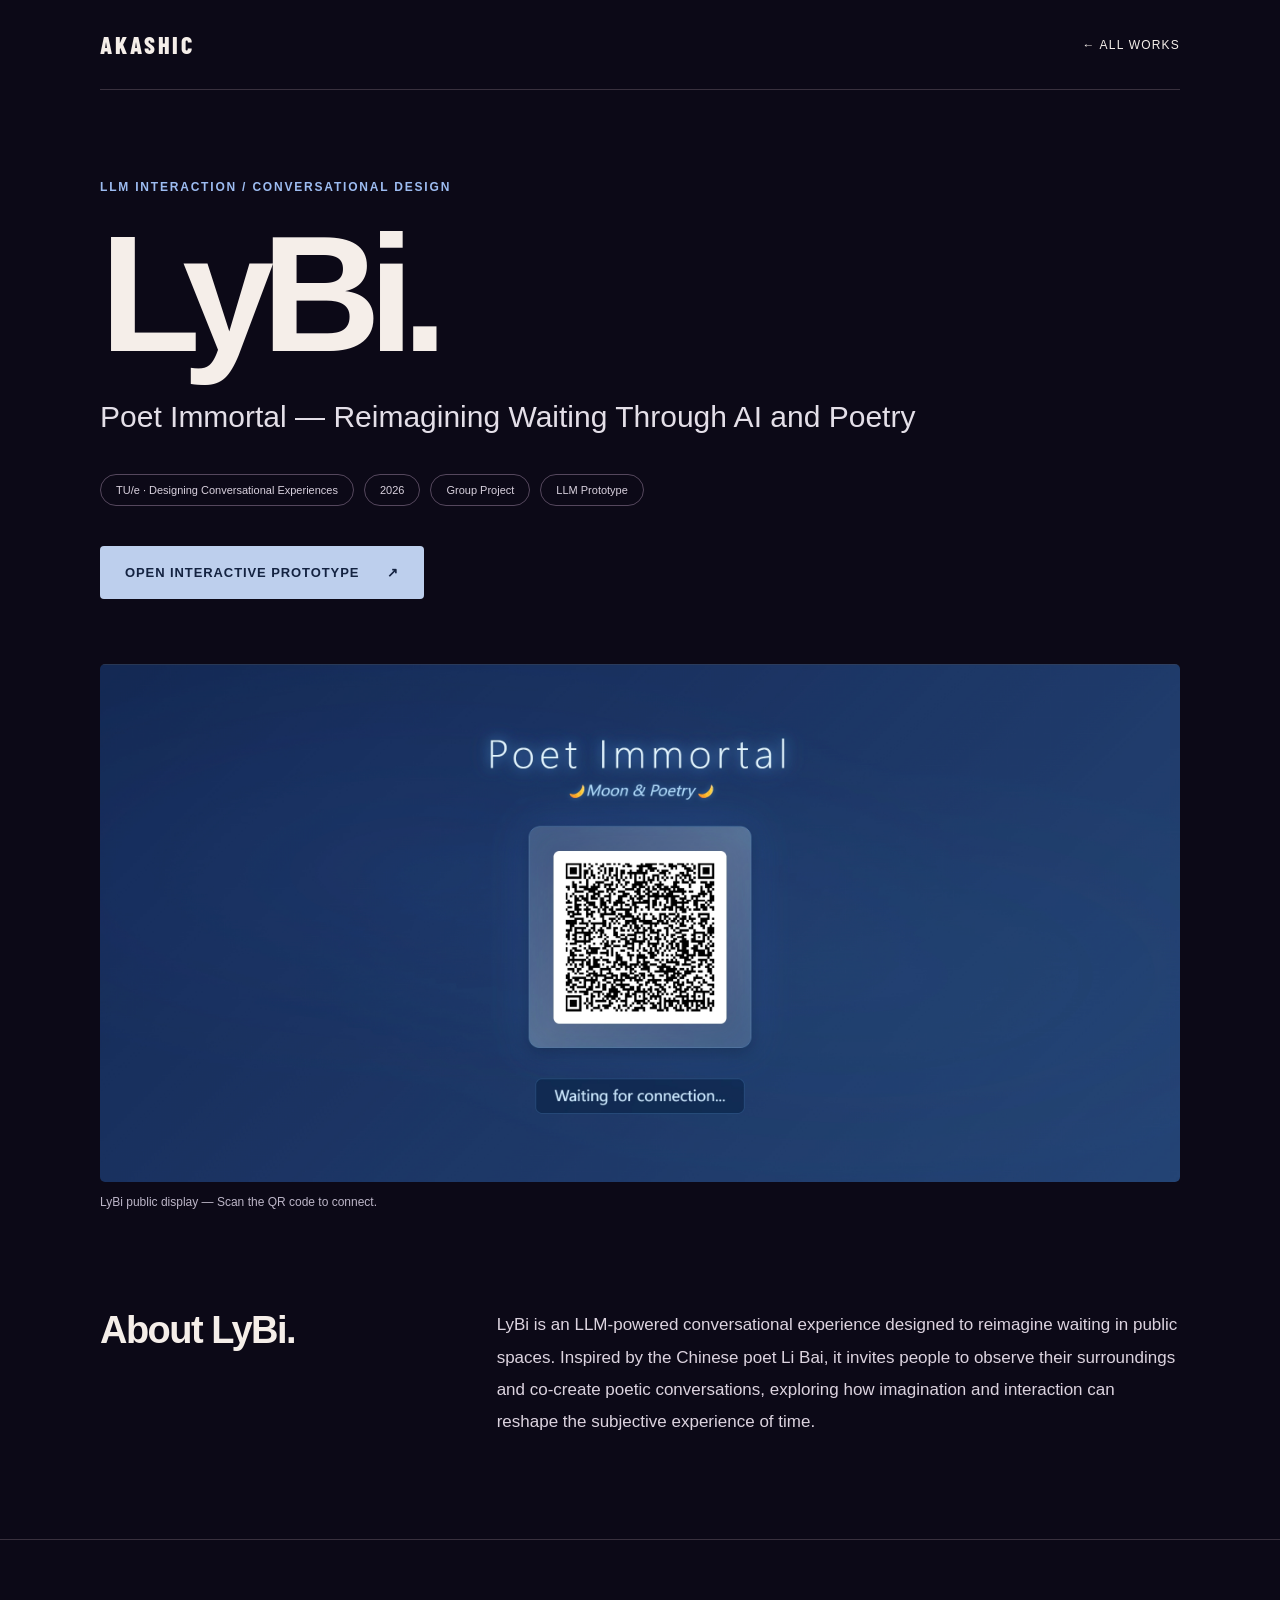
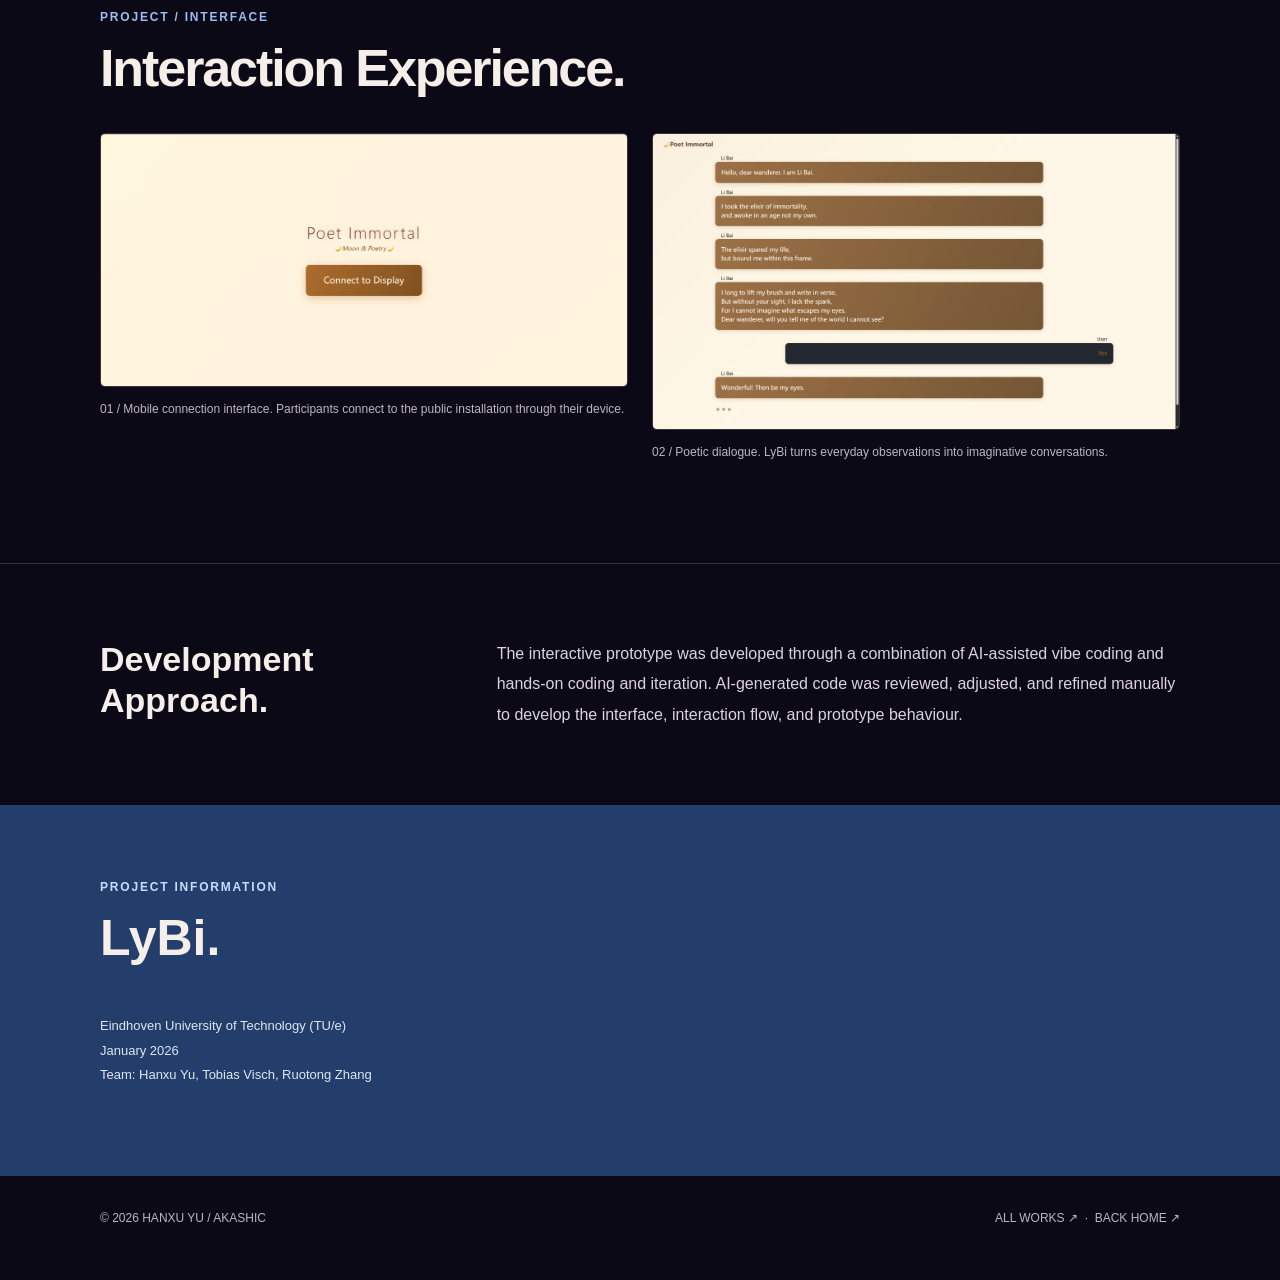
<file: lybi.html>
<!doctype html>
<html lang="en">
<head>
  <meta charset="UTF-8">
  <meta name="viewport" content="width=device-width, initial-scale=1">
  <meta name="theme-color" content="#0c0917">

  <title>LyBi — Hanxu Yu | AKASHIC</title>
  <meta name="description"
    content="LyBi — An LLM-powered poetic conversational experience exploring temporal perception in public waiting spaces.">

  <link rel="stylesheet" href="wordmark.css">
  <style>
    :root {
      --bg: #0c0917;
      --text: #f5eee9;
      --muted: #bcb5c7;
      --line: #39313e;
      --blue: #9dbcf1;
      --orange: #e6ab74;
    }

    * { box-sizing: border-box; }

    html { scroll-behavior: smooth; }

    body {
      margin: 0;
      background: var(--bg);
      color: var(--text);
      font-family: Arial, Helvetica, sans-serif;
      -webkit-font-smoothing: antialiased;
    }

    a { color: inherit; text-decoration: none; }

    .container {
      width: min(1080px, calc(100% - 48px));
      margin: 0 auto;
    }

    /* Navigation */

    .top-nav {
      display: flex;
      justify-content: space-between;
      align-items: center;
      padding: 30px 0;
      gap: 24px;
      border-bottom: 1px solid var(--line);
    }

    .back-link {
      font-size: 12px;
      letter-spacing: .1em;
    }

    .back-link:hover { color: var(--blue); }

    /* Hero */

    .hero { padding: 90px 0 65px; }

    .eyebrow {
      color: var(--blue);
      font-size: 12px;
      font-weight: 700;
      letter-spacing: .15em;
    }

    .hero h1 {
      font-size: clamp(80px, 14vw, 165px);
      letter-spacing: -.075em;
      line-height: 1;
      margin: 18px 0;
    }

    .subtitle {
      font-size: clamp(21px, 3vw, 30px);
      line-height: 1.45;
      color: #e4dfe8;
      max-width: 820px;
      margin: 0 0 35px;
    }

    .metadata {
      display: flex;
      gap: 10px;
      flex-wrap: wrap;
      margin-bottom: 40px;
    }

    .metadata span {
      border: 1px solid #55475d;
      border-radius: 30px;
      padding: 9px 15px;
      font-size: 11px;
      color: #d9d1de;
    }

    /* Prototype link */

    .prototype-button {
      display: inline-flex;
      align-items: center;
      gap: 28px;
      padding: 19px 25px;
      background: #bdcfed;
      color: #142341;
      font-size: 13px;
      font-weight: 700;
      letter-spacing: .07em;
      border-radius: 4px;
      transition: background .2s, transform .2s;
    }

    .prototype-button:hover {
      background: #e1e9f8;
      transform: translateY(-2px);
    }

    /* Main visual */

    .main-visual {
      margin: 0 auto;
      width: min(1080px, calc(100% - 48px));
    }

    .main-visual img {
      width: 100%;
      height: auto;
      display: block;
      border-radius: 5px;
    }

    .image-caption {
      margin-top: 13px;
      color: var(--muted);
      font-size: 12px;
    }

    /* Project introduction */

    .intro {
      display: grid;
      grid-template-columns: 1fr 2fr;
      gap: 55px;
      padding: 100px 0;
    }

    .intro h2 {
      font-size: 38px;
      letter-spacing: -.04em;
      margin: 0;
    }

    .intro p {
      font-size: 17px;
      line-height: 1.9;
      color: #dcd3df;
      margin: 0;
    }

    /* Image showcase */

    .showcase {
      border-top: 1px solid var(--line);
      padding: 70px 0 100px;
    }

    .showcase h2 {
      font-size: clamp(34px, 5vw, 52px);
      margin: 14px 0 35px;
      letter-spacing: -.04em;
    }

    .image-grid {
      display: grid;
      grid-template-columns: 1fr 1fr;
      gap: 24px;
    }

    .image-block {
      margin: 0;
    }

    .image-block img {
      width: 100%;
      display: block;
      border-radius: 5px;
      border: 1px solid #39313e;
    }

    .image-block figcaption {
      font-size: 12px;
      line-height: 1.7;
      color: var(--muted);
      margin-top: 12px;
    }

    /* Development */

    .development {
      padding: 75px 0;
      border-top: 1px solid var(--line);
    }

    .development-grid {
      display: grid;
      grid-template-columns: 1fr 2fr;
      gap: 55px;
    }

    .development h2 {
      font-size: 34px;
      margin: 0;
      line-height: 1.2;
    }

    .development p {
      font-size: 16px;
      line-height: 1.9;
      color: #dcd3df;
      margin: 0;
    }

    /* Closing */

    .project-end {
      background: #233e6a;
      padding: 75px 0;
    }

    .project-end h2 {
      font-size: clamp(30px, 5vw, 50px);
      margin: 15px 0 22px;
    }

    .project-end p {
      font-size: 15px;
      line-height: 1.9;
      color: #e0e7f4;
    }

    .project-end .prototype-button {
      margin-top: 25px;
      background: #f2e4cd;
      color: #33231a;
    }

    .credits {
      padding-top: 25px;
      color: #c6d4eb;
      font-size: 13px !important;
    }

    /* Footer */

    footer { padding: 35px 0 55px; }

    .footer-inner {
      display: flex;
      justify-content: space-between;
      gap: 20px;
      font-size: 12px;
      color: var(--muted);
    }

    footer a:hover { color: var(--blue); }

    @media (max-width: 700px) {
      .container,
      .main-visual {
        width: calc(100% - 32px);
      }

      .hero { padding: 60px 0 45px; }

      .intro,
      .development-grid {
        grid-template-columns: 1fr;
        gap: 22px;
      }

      .intro { padding: 70px 0; }

      .image-grid { grid-template-columns: 1fr; }

      .prototype-button {
        width: 100%;
        justify-content: space-between;
        font-size: 11px;
        gap: 12px;
      }

      .footer-inner { flex-direction: column; }
    }

    @media (prefers-reduced-motion: reduce) {
      html { scroll-behavior: auto; }

      .prototype-button { transition: none; }
    }
  </style>
</head>

<body>

  <!-- NAVIGATION -->
  <header class="container">
    <nav class="top-nav" aria-label="Main navigation">
      <a class="mini-logo" href="portfolio.html">AKASHIC</a>
      <a class="back-link" href="works.html">
        ← ALL WORKS
      </a>
    </nav>
  </header>

  <main>

    <!-- PROJECT HEADER -->
    <section class="hero container">

      <div class="eyebrow">
        LLM INTERACTION / CONVERSATIONAL DESIGN
      </div>

      <h1>LyBi.</h1>

      <p class="subtitle">
        Poet Immortal — Reimagining Waiting
        Through AI and Poetry
      </p>

      <div class="metadata">
        <span>TU/e · Designing Conversational Experiences</span>
        <span>2026</span>
        <span>Group Project</span>
        <span>LLM Prototype</span>
      </div>

      <a
        class="prototype-button"
        href="https://data.id.tue.nl/web/djI6akRheWJoSXF5c2h0NnQ1TjltWDZRTmRCUV8zMXZ6YngxQkpZVFd4ZmI0Wl9DdjB3WURFQS1USEQ1ZV9rdnc=/display.html?view=tab"
        target="_blank"
        rel="noopener noreferrer">
        OPEN INTERACTIVE PROTOTYPE
        <span>↗</span>
      </a>
    </section>

    <!-- MAIN SCREENSHOT -->
    <figure class="main-visual">
      <img
        src="lybi-display.png"
        alt="Poet Immortal public display showing a QR code"
        fetchpriority="high">

      <figcaption class="image-caption">
        LyBi public display — Scan the QR code to connect.
      </figcaption>
    </figure>

    <!-- SHORT INTRODUCTION -->
    <section class="intro container">
      <h2>About LyBi.</h2>

      <p>
        LyBi is an LLM-powered conversational
        experience designed to reimagine waiting
        in public spaces. Inspired by the Chinese
        poet Li Bai, it invites people to observe
        their surroundings and co-create poetic
        conversations, exploring how imagination
        and interaction can reshape the subjective
        experience of time.
      </p>
    </section>

    <!-- INTERFACE IMAGES -->
    <section class="showcase">
      <div class="container">

        <div class="eyebrow">PROJECT / INTERFACE</div>
        <h2>Interaction Experience.</h2>

        <div class="image-grid">

          <figure class="image-block">
            <img
              src="lybi-connect.png"
              alt="LyBi mobile interface for connecting to a public display"
              loading="lazy">

            <figcaption>
              01 / Mobile connection interface.
              Participants connect to the
              public installation through their device.
            </figcaption>
          </figure>

          <figure class="image-block">
            <img
              src="lybi-chat.png"
              alt="Conversation between a user and the AI poet LyBi"
              loading="lazy">

            <figcaption>
              02 / Poetic dialogue.
              LyBi turns everyday observations
              into imaginative conversations.
            </figcaption>
          </figure>

        </div>
      </div>
    </section>

    <!-- DEVELOPMENT APPROACH -->
    <section class="development">
      <div class="container development-grid">

        <h2>Development Approach.</h2>

        <p>
          The interactive prototype was developed
          through a combination of AI-assisted
          vibe coding and hands-on coding and
          iteration. AI-generated code was
          reviewed, adjusted, and refined
          manually to develop the interface,
          interaction flow, and prototype
          behaviour.
        </p>

      </div>
    </section>

 
<!-- PROJECT CREDITS -->
<section class="project-end">
  <div class="container">

    <div class="eyebrow" style="color:#c9dbff">
      PROJECT INFORMATION
    </div>

    <h2>LyBi.</h2>

    <p class="credits">
      Eindhoven University of Technology (TU/e)
      <br>
      January 2026
      <br>
      Team: Hanxu Yu, Tobias Visch, Ruotong Zhang
    </p>

  </div>
</section>

  </main>

  <!-- FOOTER -->
  <footer>
    <div class="container footer-inner">
      <span>© 2026 HANXU YU / AKASHIC</span>

      <div>
        <a href="works.html">ALL WORKS ↗</a>
        &nbsp;·&nbsp;
        <a href="portfolio.html">BACK HOME ↗</a>
      </div>
    </div>
  </footer>

</body>
</html>
</file>
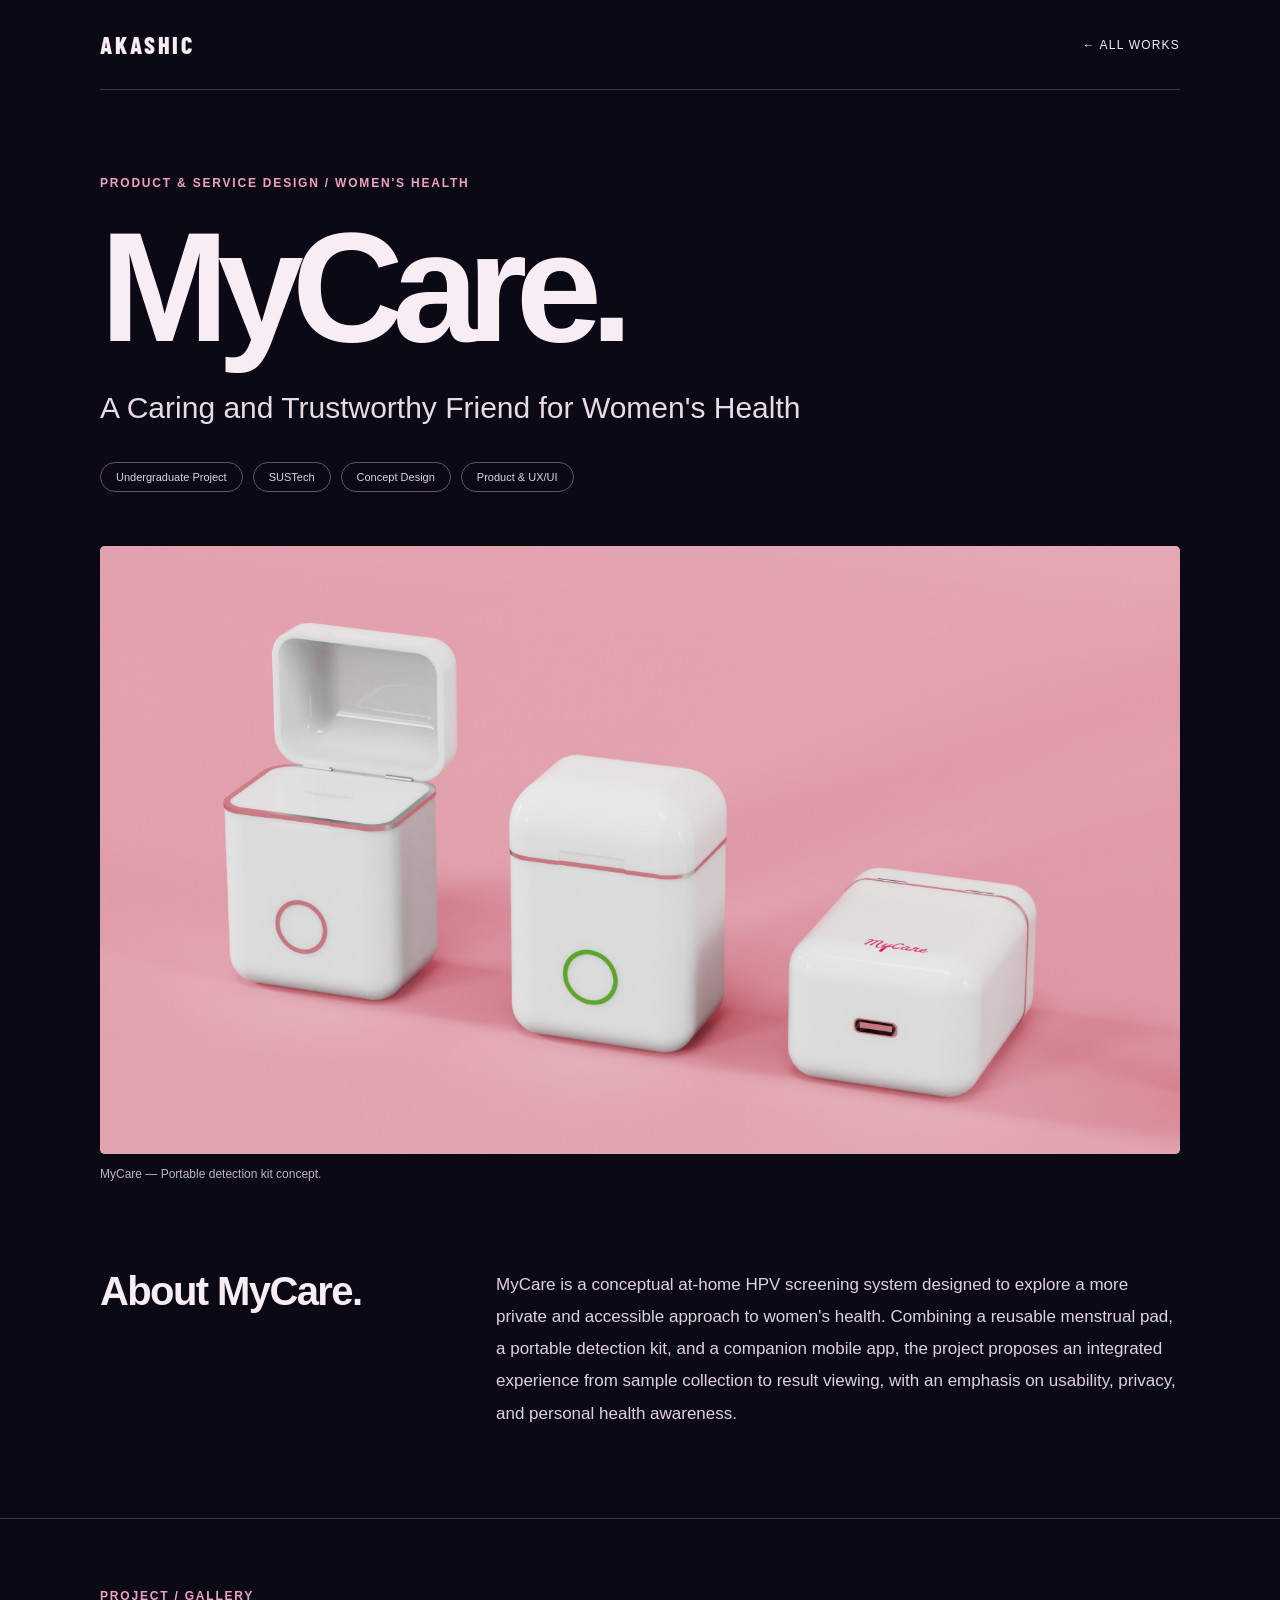
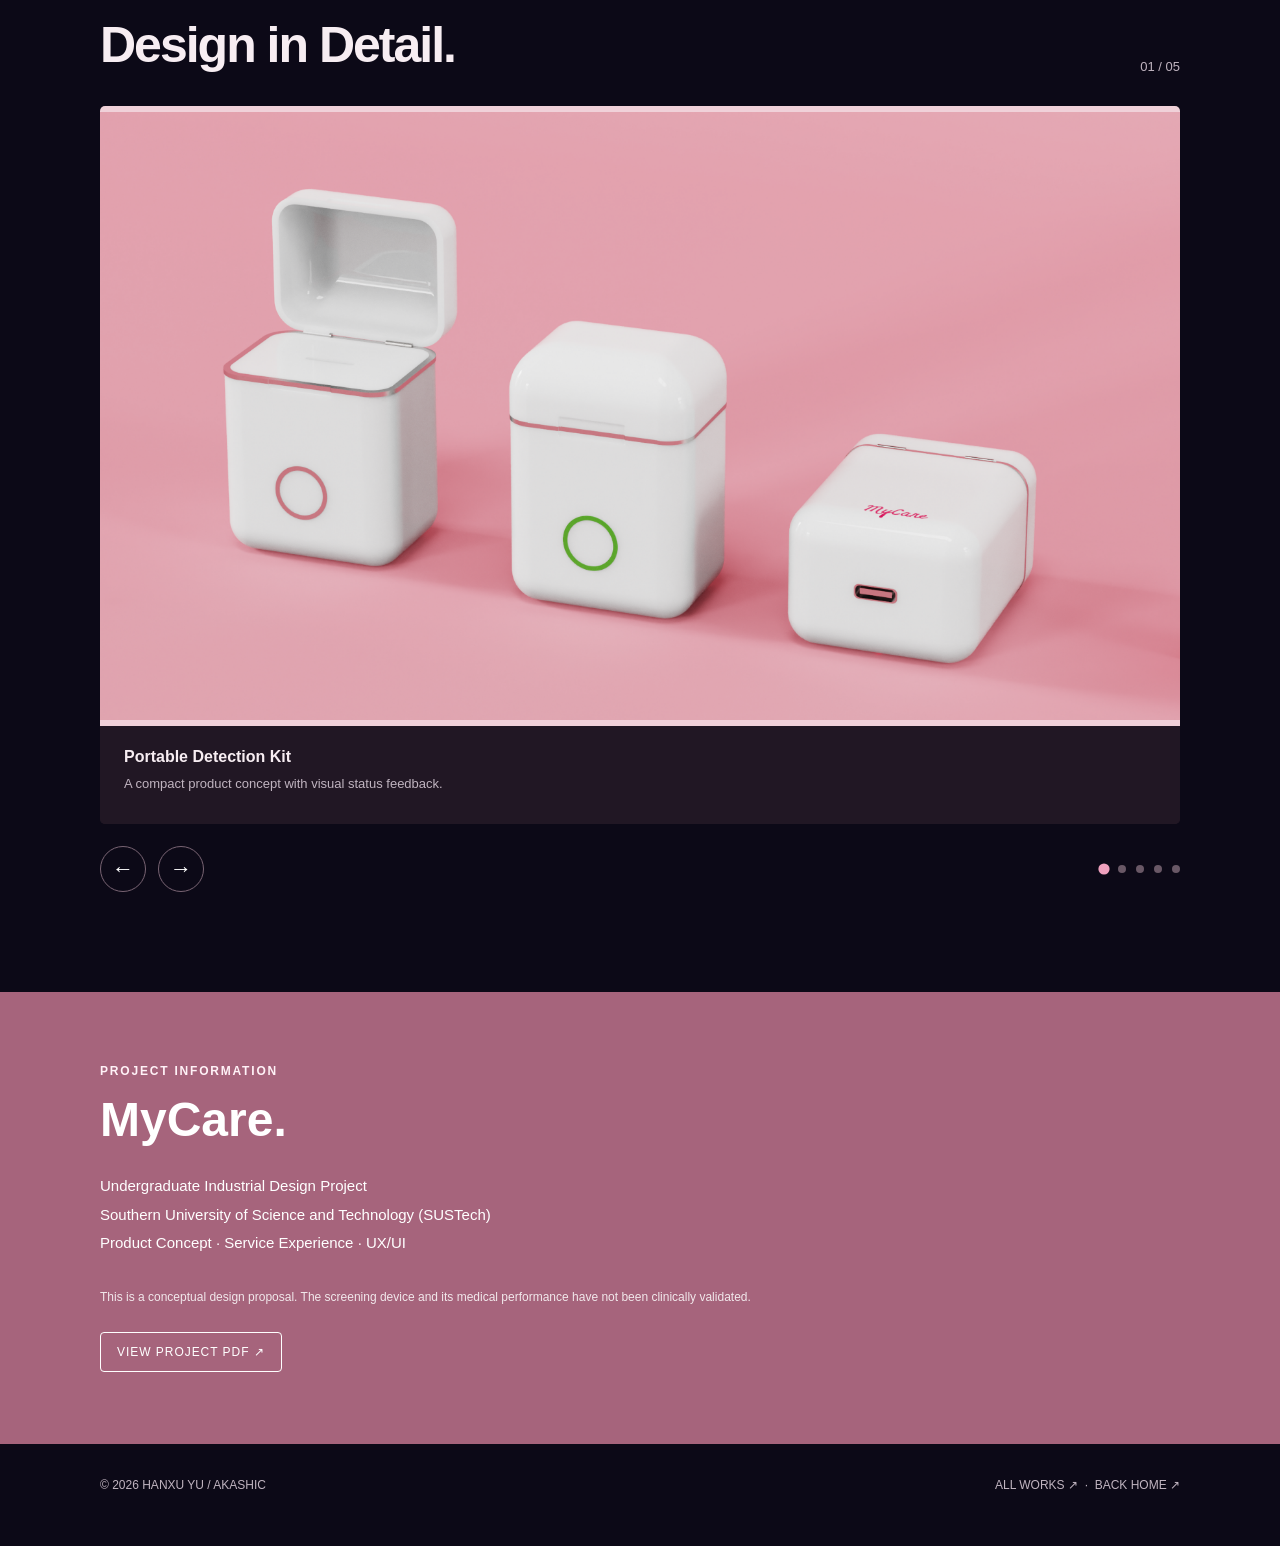
<file: mycare.html>
<!doctype html>
<html lang="en">
<head>
  <meta charset="UTF-8">
  <meta name="viewport" content="width=device-width, initial-scale=1">
  <meta name="theme-color" content="#0c0917">
  <title>MyCare — Hanxu Yu | AKASHIC</title>
  <meta name="description" content="MyCare, a conceptual at-home HPV screening system integrating product, service and mobile experience.">

  <link rel="stylesheet" href="wordmark.css">
  <style>
    :root {
      --bg: #0c0917;
      --text: #f7edf2;
      --muted: #c0b4c0;
      --line: #403441;
      --accent: #f0a1be;
      --surface: #211724;
    }

    * { box-sizing: border-box; }

    html { scroll-behavior: smooth; }

    body {
      margin: 0;
      background: var(--bg);
      color: var(--text);
      font-family: Arial, Helvetica, sans-serif;
      -webkit-font-smoothing: antialiased;
    }

    a { color: inherit; text-decoration: none; }
    button { font: inherit; }

    .container {
      width: min(1080px, calc(100% - 48px));
      margin-inline: auto;
    }

    /* Navigation */

    .top-nav {
      display: flex;
      justify-content: space-between;
      align-items: center;
      gap: 20px;
      padding: 30px 0;
      border-bottom: 1px solid var(--line);
    }

    .back-link {
      font-size: 12px;
      letter-spacing: .1em;
    }

    .back-link:hover { color: var(--accent); }

    /* Project heading */

    .hero { padding: 86px 0 54px; }

    .eyebrow {
      font-size: 12px;
      color: var(--accent);
      font-weight: 700;
      letter-spacing: .15em;
    }

    .hero h1 {
      font-size: clamp(72px, 13vw, 155px);
      line-height: 1;
      letter-spacing: -.075em;
      margin: 20px 0;
    }

    .subtitle {
      font-size: clamp(20px, 3vw, 30px);
      line-height: 1.5;
      color: #e7dce3;
      max-width: 780px;
      margin: 0 0 32px;
    }

    .metadata {
      display: flex;
      gap: 10px;
      flex-wrap: wrap;
    }

    .metadata span {
      padding: 8px 15px;
      border: 1px solid #685363;
      border-radius: 30px;
      color: #dfd2dc;
      font-size: 11px;
    }

    /* Hero image */

    .hero-image {
      width: min(1080px, calc(100% - 48px));
      margin: 0 auto;
    }

    .hero-image img {
      display: block;
      width: 100%;
      height: auto;
      object-fit: contain;
      border-radius: 5px;
      background: #dba1af;
    }

    .image-caption {
      display: block;
      margin-top: 13px;
      font-size: 12px;
      color: var(--muted);
    }

    /* Introduction */

    .intro {
      display: grid;
      grid-template-columns: 1fr 2fr;
      gap: 54px;
      padding: 88px 0;
    }

    .intro h2 {
      font-size: clamp(30px, 4vw, 40px);
      letter-spacing: -.04em;
      margin: 0;
    }

    .intro p {
      font-size: 17px;
      line-height: 1.9;
      color: #ded2dc;
      margin: 0;
    }

    /* Gallery */

    .gallery-section {
      border-top: 1px solid var(--line);
      padding: 70px 0 100px;
    }

    .gallery-heading {
      display: flex;
      justify-content: space-between;
      align-items: end;
      gap: 20px;
      margin-bottom: 32px;
    }

    .gallery-heading h2 {
      margin: 13px 0 0;
      font-size: clamp(32px, 5vw, 50px);
      letter-spacing: -.04em;
    }

    .gallery-counter {
      color: var(--muted);
      font-size: 13px;
      white-space: nowrap;
    }

    .gallery-viewport {
      width: 100%;
      overflow: hidden;
      background: var(--surface);
      border-radius: 5px;
      cursor: grab;
      touch-action: pan-y;
      user-select: none;
    }

    .gallery-viewport:active { cursor: grabbing; }

    .gallery-track {
      display: flex;
      transition: transform .4s ease;
    }

    .gallery-slide {
      flex: 0 0 100%;
      min-width: 0;
    }

    .gallery-image {
      width: 100%;
      height: clamp(310px, 50vw, 620px);
      display: flex;
      align-items: center;
      justify-content: center;
      overflow: hidden;
      background: #f0d1d9;
    }

    .gallery-image img {
      width: 100%;
      height: 100%;
      display: block;
      object-fit: contain;
      user-select: none;
      -webkit-user-drag: none;
    }

    .gallery-caption {
      background: var(--surface);
      min-height: 98px;
      padding: 22px 24px;
    }

    .gallery-caption strong {
      font-size: 16px;
      display: block;
      margin-bottom: 8px;
    }

    .gallery-caption p {
      margin: 0;
      color: var(--muted);
      font-size: 13px;
      line-height: 1.6;
    }

    .gallery-controls {
      display: flex;
      justify-content: space-between;
      align-items: center;
      gap: 20px;
      margin-top: 22px;
    }

    .arrows {
      display: flex;
      gap: 12px;
    }

    .arrow {
      width: 46px;
      height: 46px;
      border: 1px solid #796473;
      border-radius: 50%;
      background: transparent;
      color: white;
      font-size: 22px;
      cursor: pointer;
    }

    .arrow:hover {
      background: var(--accent);
      border-color: var(--accent);
      color: #24121d;
    }

    .dots {
      display: flex;
      flex-wrap: wrap;
      align-items: center;
      gap: 10px;
    }

    .dot {
      width: 8px;
      height: 8px;
      border: 0;
      padding: 0;
      border-radius: 50%;
      background: #695866;
      cursor: pointer;
    }

    .dot.active {
      background: var(--accent);
      transform: scale(1.4);
    }

    /* Credits */

    .project-end {
      padding: 72px 0;
      background: #a6647c;
      color: white;
    }

    .project-end h2 {
      font-size: clamp(32px, 5vw, 48px);
      margin: 14px 0 25px;
    }

    .project-end p {
      font-size: 15px;
      line-height: 1.9;
      max-width: 750px;
      margin: 0;
    }

    .project-end .eyebrow { color: #fff2f7; }

    .project-pdf-link {
      display: inline-block;
      margin-top: 24px;
      padding: 12px 16px;
      border: 1px solid currentColor;
      border-radius: 4px;
      color: inherit;
      font-size: 12px;
      letter-spacing: .08em;
    }

    .project-pdf-link:hover,
    .project-pdf-link:focus-visible {
      background: #fff2f7;
      color: #522c3b;
    }

    .project-note {
      margin-top: 28px !important;
      opacity: .85;
      font-size: 12px !important;
    }

    /* Footer */

    footer { padding: 34px 0 54px; }

    .footer-inner {
      display: flex;
      justify-content: space-between;
      gap: 20px;
      color: var(--muted);
      font-size: 12px;
    }

    footer a:hover { color: var(--accent); }

    /* Responsive */

    @media (max-width: 700px) {
      .container,
      .hero-image {
        width: calc(100% - 32px);
      }

      .hero { padding: 58px 0 40px; }

      .intro {
        grid-template-columns: 1fr;
        gap: 20px;
        padding: 65px 0;
      }

      .gallery-image { height: 350px; }

      .gallery-caption { min-height: 125px; }

      .gallery-controls { flex-direction: column-reverse; }

      .footer-inner { flex-direction: column; }
    }

    @media (prefers-reduced-motion: reduce) {
      html { scroll-behavior: auto; }
      .gallery-track { transition: none; }
    }

    .arrow:focus-visible,
    .dot:focus-visible,
    a:focus-visible,
    .gallery-viewport:focus-visible {
      outline: 2px solid var(--accent);
      outline-offset: 4px;
    }
  </style>
</head>

<body>

  <!-- NAVIGATION -->
  <header class="container">
    <nav class="top-nav" aria-label="Main navigation">
      <a class="mini-logo" href="portfolio.html">AKASHIC</a>
      <a class="back-link" href="works.html">
        ← ALL WORKS
      </a>
    </nav>
  </header>

  <main>

    <!-- TITLE -->
    <section class="hero container">
      <div class="eyebrow">
        PRODUCT & SERVICE DESIGN / WOMEN'S HEALTH
      </div>

      <h1>MyCare.</h1>

      <p class="subtitle">
        A Caring and Trustworthy Friend
        for Women's Health
      </p>

      <div class="metadata">
        <span>Undergraduate Project</span>
        <span>SUSTech</span>
        <span>Concept Design</span>
        <span>Product & UX/UI</span>
      </div>
    </section>

    <!-- MAIN IMAGE -->
    <figure class="hero-image">
      <img
        src="Kits&amp;Strip2.png"
        alt="MyCare portable detection device shown in three configurations"
        fetchpriority="high">

      <figcaption class="image-caption">
        MyCare — Portable detection kit concept.
      </figcaption>
    </figure>

    <!-- PROJECT OVERVIEW -->
    <section class="intro container">
      <h2>About MyCare.</h2>

      <p>
        MyCare is a conceptual at-home HPV screening
        system designed to explore a more private and
        accessible approach to women's health.
        Combining a reusable menstrual pad, a portable
        detection kit, and a companion mobile app,
        the project proposes an integrated experience
        from sample collection to result viewing,
        with an emphasis on usability, privacy,
        and personal health awareness.
      </p>
    </section>

    <!-- IMAGE GALLERY -->
    <section class="gallery-section">
      <div class="container">

        <div class="gallery-heading">
          <div>
            <div class="eyebrow">PROJECT / GALLERY</div>
            <h2>Design in Detail.</h2>
          </div>

          <div class="gallery-counter" aria-live="polite">
            <span id="current">01</span>
            /
            <span id="total">05</span>
          </div>
        </div>

        <div
          class="gallery-viewport"
          id="gallery"
          tabindex="0"
          role="region"
          aria-roledescription="carousel"
          aria-label="MyCare project gallery">

          <div class="gallery-track" id="track">

            <!-- 01 / KIT -->
            <div class="gallery-slide">
              <div class="gallery-image">
                <img
                  src="Kits&amp;Strip2.png"
                  alt="Portable testing device"
                  draggable="false">
              </div>
              <div class="gallery-caption">
                <strong>Portable Detection Kit</strong>
                <p>
                  A compact product concept with
                  visual status feedback.
                </p>
              </div>
            </div>

            <!-- 02 / COLLECTION -->
            <div class="gallery-slide">
              <div class="gallery-image">
                <img
                  src="scene2.0.png"
                  alt="Exploded view of the pad, testing strip and kit"
                  loading="lazy"
                  draggable="false">
              </div>
              <div class="gallery-caption">
                <strong>Sample Collection Concept</strong>
                <p>
                  Exploring the relationship between
                  menstrual products and the testing device.
                </p>
              </div>
            </div>

            <!-- 03 / USE SCENARIO -->
            <div class="gallery-slide">
              <div class="gallery-image">
                <img
                  src="A_User Scenechange.jpg"
                  alt="Hand holding MyCare detection kit"
                  loading="lazy"
                  draggable="false">
              </div>
              <div class="gallery-caption">
                <strong>At-home Experience</strong>
                <p>
                  A proposed personal-use scenario
                  for private screening.
                </p>
              </div>
            </div>

            <!-- 04 / APP -->
            <div class="gallery-slide">
              <div class="gallery-image">
                <img
                  src="UI.jpg"
                  alt="MyCare mobile app interface designs"
                  loading="lazy"
                  draggable="false">
              </div>
              <div class="gallery-caption">
                <strong>Companion App</strong>
                <p>
                  Interface concepts for device connection,
                  result presentation, and test history.
                </p>
              </div>
            </div>

            <!-- 05 / COMPLETE SET -->
            <div class="gallery-slide">
              <div class="gallery-image">
                <img
                  src="三件套2.png"
                  alt="MyCare concept packaging and complete product set"
                  loading="lazy"
                  draggable="false">
              </div>
              <div class="gallery-caption">
                <strong>Complete Product System</strong>
                <p>
                  The proposed home-screening kit,
                  packaging, accessories, and instructions.
                </p>
              </div>
            </div>

          </div>
        </div>

        <!-- GALLERY CONTROLS -->
        <div class="gallery-controls">
          <div class="arrows">

            <button
              class="arrow"
              type="button"
              id="prev"
              aria-label="Previous image">
              ←
            </button>

            <button
              class="arrow"
              type="button"
              id="next"
              aria-label="Next image">
              →
            </button>

          </div>

          <div class="dots" id="dots"></div>
        </div>

      </div>
    </section>

    <!-- PROJECT INFORMATION -->
    <section class="project-end">
      <div class="container">

        <div class="eyebrow">
          PROJECT INFORMATION
        </div>

        <h2>MyCare.</h2>

        <p>
          Undergraduate Industrial Design Project
          <br>
          Southern University of Science and
          Technology (SUSTech)
          <br>
          Product Concept · Service Experience · UX/UI
        </p>

        <p class="project-note">
          This is a conceptual design proposal.
          The screening device and its medical
          performance have not been clinically validated.
        </p>

        <a class="project-pdf-link"
           href="mycare-project.pdf"
           target="_blank"
           rel="noopener noreferrer">
          VIEW PROJECT PDF ↗
        </a>

      </div>
    </section>

  </main>

  <!-- FOOTER -->
  <footer>
    <div class="container footer-inner">

      <span>© 2026 HANXU YU / AKASHIC</span>

      <div>
        <a href="works.html">ALL WORKS ↗</a>
        &nbsp;·&nbsp;
        <a href="portfolio.html">BACK HOME ↗</a>
      </div>

    </div>
  </footer>

  <!-- CAROUSEL SCRIPT -->
  <script>
    (() => {
      const gallery = document.getElementById("gallery");
      const track = document.getElementById("track");
      const slides = Array.from(
        track.querySelectorAll(".gallery-slide")
      );

      const prev = document.getElementById("prev");
      const next = document.getElementById("next");
      const dotsBox = document.getElementById("dots");

      const currentLabel = document.getElementById("current");
      const totalLabel = document.getElementById("total");

      const count = slides.length;
      let current = 0;
      let startPoint = null;

      totalLabel.textContent =
        String(count).padStart(2, "0");

      const dots = slides.map((_, index) => {
        const dot = document.createElement("button");

        dot.type = "button";
        dot.className = "dot";
        dot.setAttribute(
          "aria-label",
          `View image ${index + 1}`
        );

        dot.addEventListener("click", () => show(index));
        dotsBox.appendChild(dot);

        return dot;
      });

      function show(index) {
        current = (index + count) % count;

        track.style.transform =
          `translateX(-${current * 100}%)`;

        currentLabel.textContent =
          String(current + 1).padStart(2, "0");

        dots.forEach((dot, i) => {
          dot.classList.toggle("active", i === current);
          dot.setAttribute(
            "aria-current",
            i === current ? "true" : "false"
          );
        });

        slides.forEach((slide, i) => {
          slide.setAttribute(
            "aria-hidden",
            i !== current ? "true" : "false"
          );
        });
      }

      prev.addEventListener("click", () => show(current - 1));
      next.addEventListener("click", () => show(current + 1));

      gallery.addEventListener("keydown", event => {
        if (event.key === "ArrowLeft") {
          event.preventDefault();
          show(current - 1);
        }

        if (event.key === "ArrowRight") {
          event.preventDefault();
          show(current + 1);
        }
      });

      gallery.addEventListener("pointerdown", event => {
        if (
          event.pointerType === "mouse" &&
          event.button !== 0
        ) return;

        startPoint = {
          x: event.clientX,
          y: event.clientY
        };
      });

      gallery.addEventListener("pointerup", event => {
        if (!startPoint) return;

        const dx = event.clientX - startPoint.x;
        const dy = event.clientY - startPoint.y;

        if (
          Math.abs(dx) > 45 &&
          Math.abs(dx) > Math.abs(dy)
        ) {
          show(current + (dx < 0 ? 1 : -1));
        }

        startPoint = null;
      });

      gallery.addEventListener("pointercancel", () => {
        startPoint = null;
      });

      show(0);
    })();
  </script>

</body>
</html>
</file>
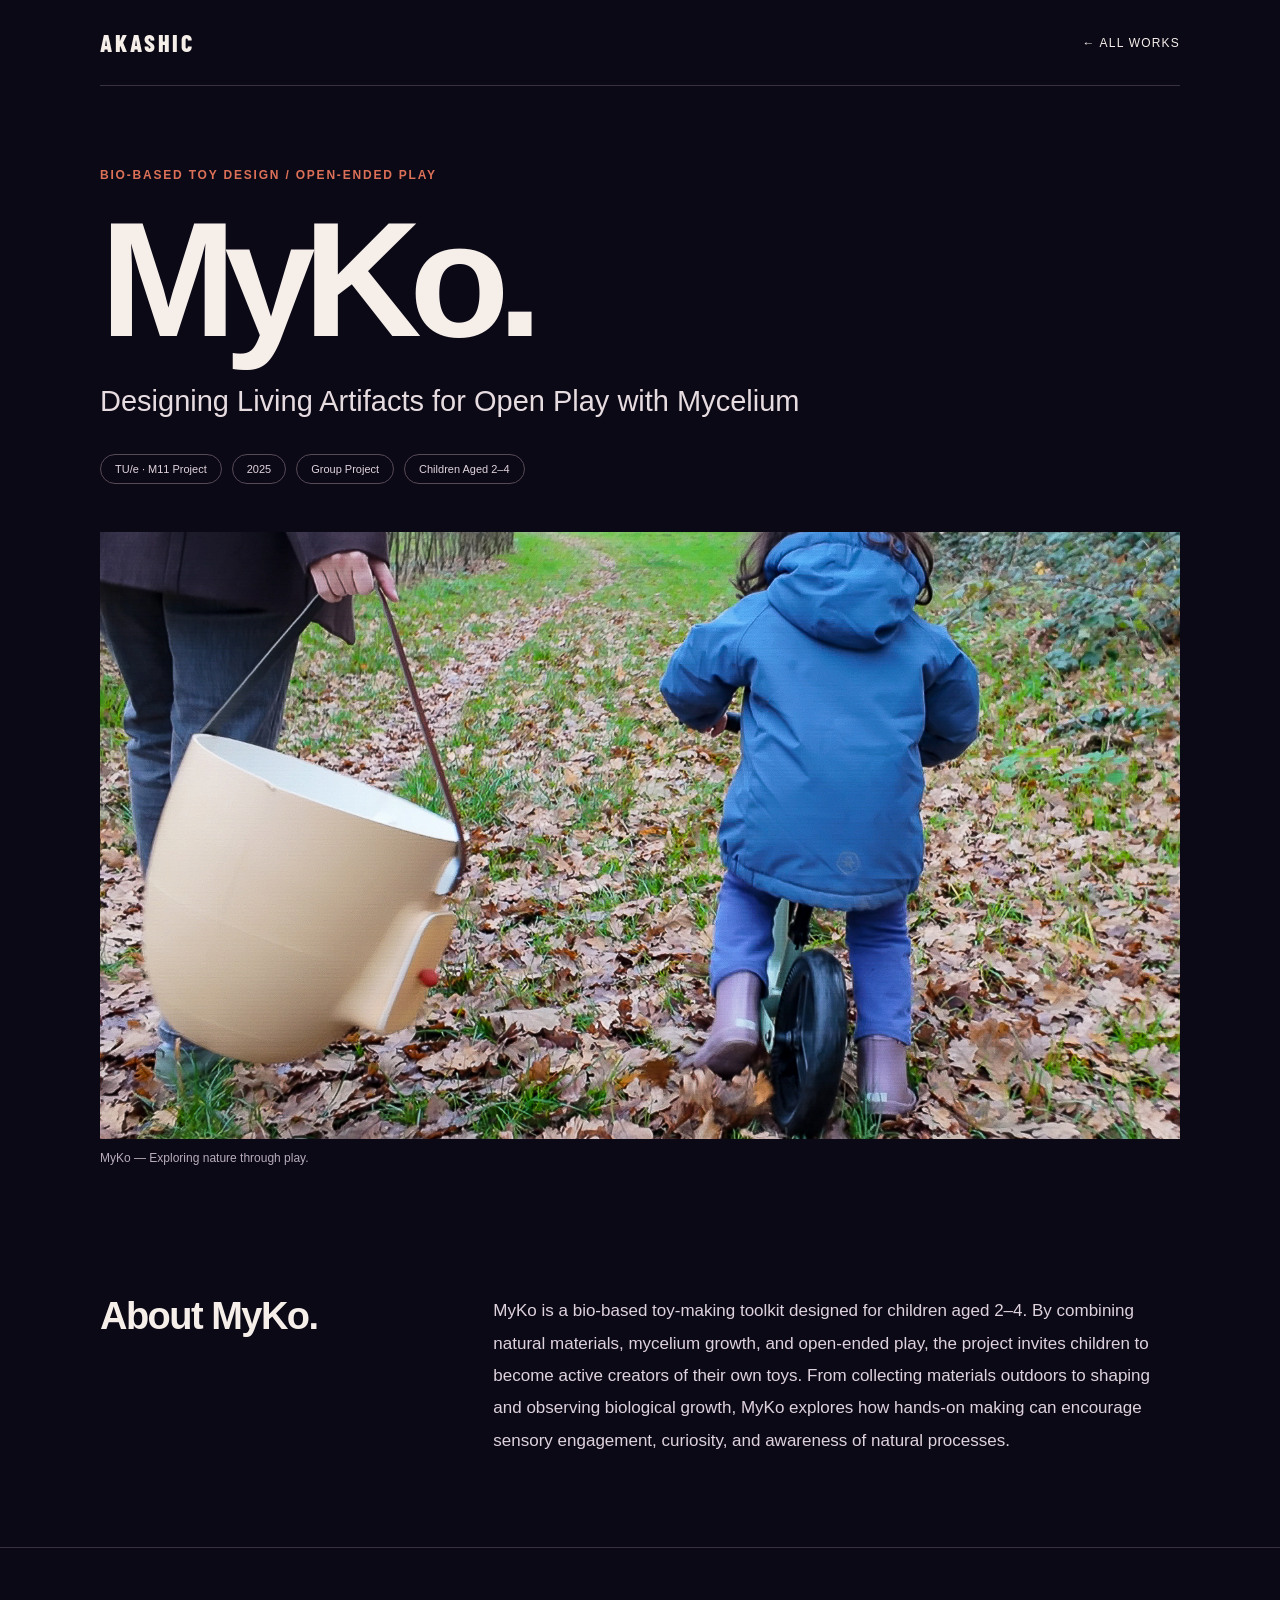
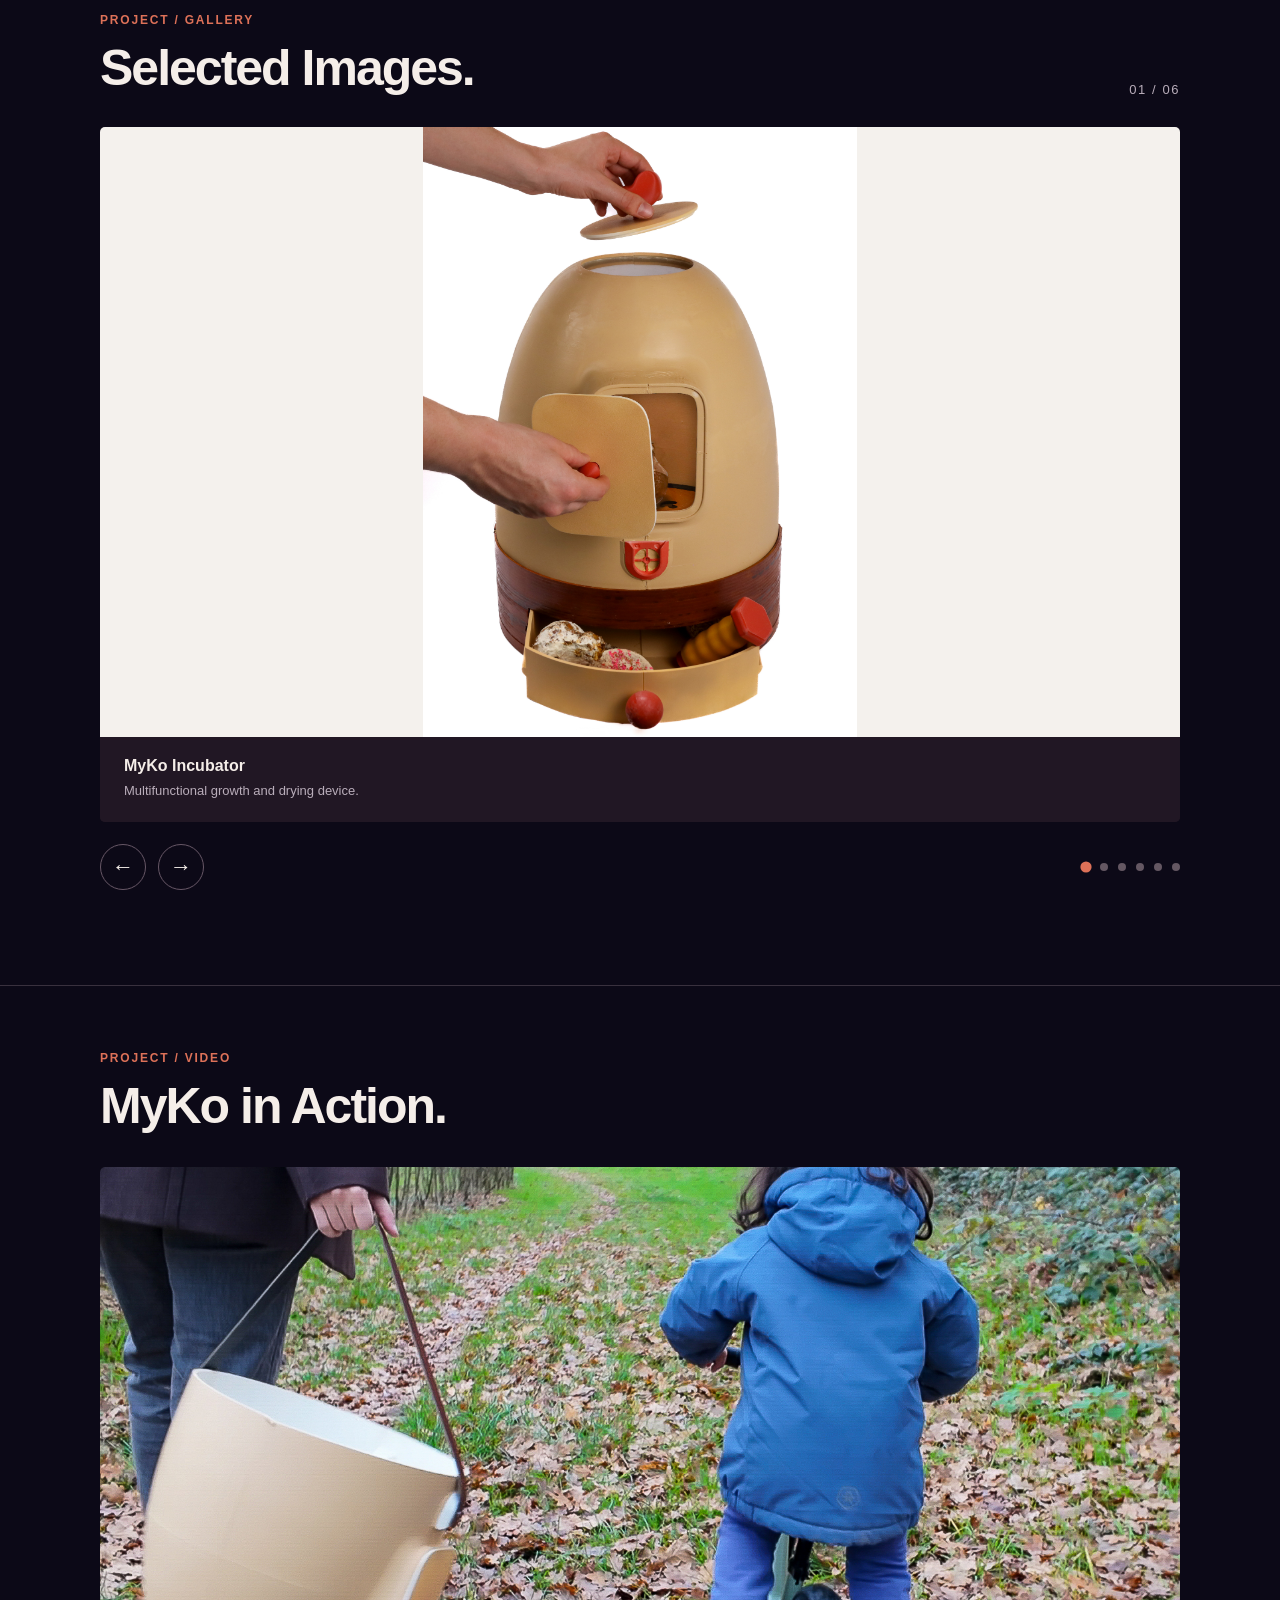
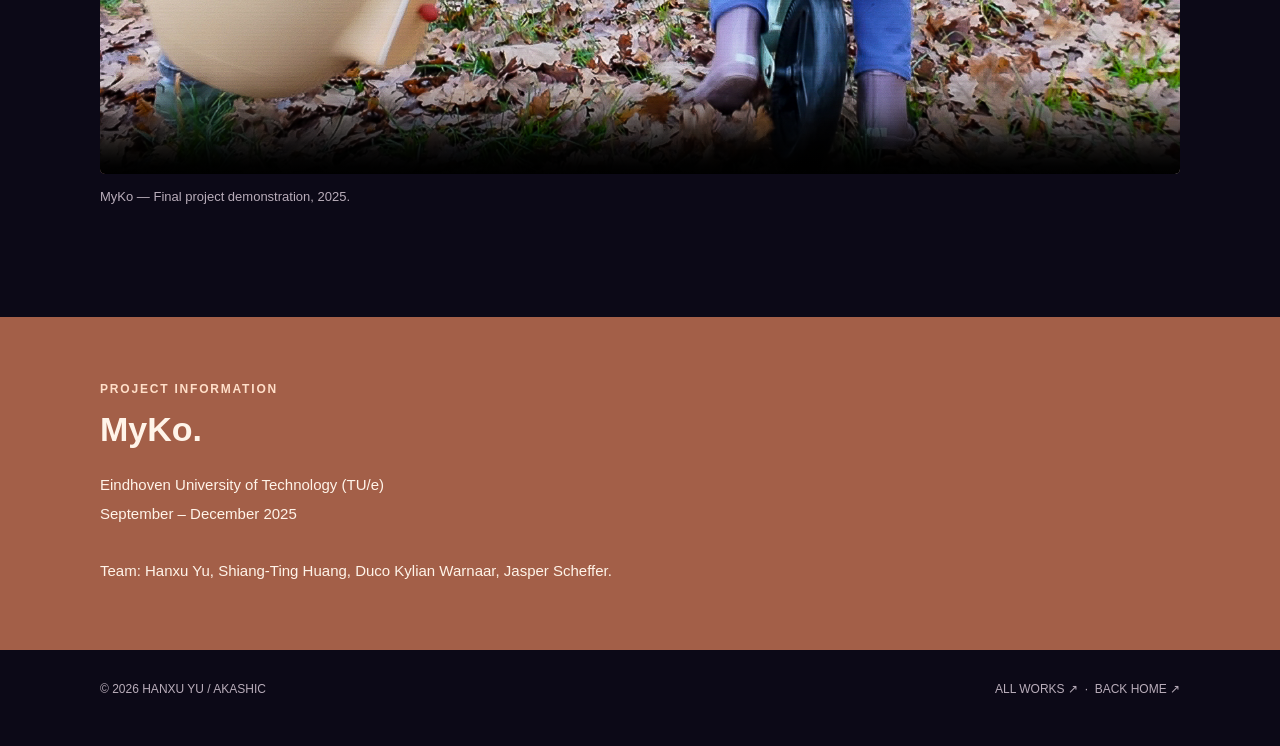
<file: myko.html>
<!doctype html>
<html lang="en">
<head>
  <meta charset="UTF-8">
  <meta name="viewport" content="width=device-width, initial-scale=1">
  <meta name="theme-color" content="#0c0917">

  <title>MyKo — Hanxu Yu | AKASHIC</title>
  <meta name="description"
    content="MyKo — A mycelium-based toy-making toolkit for open-ended play.">

  <link rel="stylesheet" href="wordmark.css">
  <style>
    :root {
      --bg: #0c0917;
      --surface: #211724;
      --text: #f5eee9;
      --muted: #b9adba;
      --accent: #dd7158;
      --line: #39313e;
    }

    * {
      box-sizing: border-box;
    }

    html {
      scroll-behavior: smooth;
    }

    body {
      margin: 0;
      background: var(--bg);
      color: var(--text);
      font-family: Arial, Helvetica, sans-serif;
      -webkit-font-smoothing: antialiased;
    }

    a {
      color: inherit;
      text-decoration: none;
    }

    button {
      font: inherit;
    }

    .container {
      width: min(1080px, calc(100% - 48px));
      margin: 0 auto;
    }

    /* NAVIGATION */

    .top-nav {
      display: flex;
      justify-content: space-between;
      align-items: center;
      padding: 28px 0;
      border-bottom: 1px solid var(--line);
    }

    .back-link {
      font-size: 12px;
      letter-spacing: .1em;
      transition: color .2s;
    }

    .back-link:hover {
      color: var(--accent);
    }

    /* PROJECT TITLE */

    .hero {
      padding: 82px 0 48px;
    }

    .eyebrow {
      color: var(--accent);
      font-size: 12px;
      font-weight: 700;
      letter-spacing: .15em;
      text-transform: uppercase;
    }

    .hero h1 {
      font-size: clamp(80px, 14vw, 164px);
      letter-spacing: -.075em;
      line-height: 1;
      margin: 16px 0 18px;
    }

    .subtitle {
      font-size: clamp(19px, 2.8vw, 29px);
      line-height: 1.45;
      max-width: 760px;
      color: #e7dce0;
      margin: 0 0 32px;
    }

    .metadata {
      display: flex;
      flex-wrap: wrap;
      gap: 10px;
    }

    .metadata span {
      padding: 8px 14px;
      border: 1px solid #574955;
      border-radius: 30px;
      font-size: 11px;
      color: #e0d3dc;
    }

    /* HERO IMAGE */

    .hero-image {
      width: min(1080px, calc(100% - 48px));
      margin: 0 auto 40px;
      display: block;
    }

    .hero-image img {
      display: block;
      width: 100%;
      height: auto;
      max-height: 650px;
      object-fit: contain;
      object-position: center;
      margin: 0 auto;
    }

    .image-note {
      color: var(--muted);
      font-size: 12px;
      margin: 12px 0 0;
    }

    /* PROJECT DESCRIPTION */

    .intro {
      display: grid;
      grid-template-columns: 1fr 2fr;
      gap: 50px;
      padding: 90px 0;
      align-items: start;
    }

    .intro h2 {
      font-size: 38px;
      margin: 0;
      letter-spacing: -.04em;
    }

    .intro p {
      font-size: 17px;
      line-height: 1.9;
      color: #ded2dc;
      margin: 0;
    }

    /* GALLERY */

    .gallery-section {
      padding: 65px 0 95px;
      border-top: 1px solid var(--line);
    }

    .section-heading {
      display: flex;
      align-items: end;
      justify-content: space-between;
      gap: 20px;
      margin-bottom: 30px;
    }

    .section-heading h2 {
      font-size: clamp(32px, 5vw, 50px);
      letter-spacing: -.04em;
      margin: 12px 0 0;
    }

    .counter {
      color: var(--muted);
      font-size: 13px;
      letter-spacing: .12em;
    }

    .gallery-viewport {
      width: 100%;
      overflow: hidden;
      background: var(--surface);
      border-radius: 5px;
      cursor: grab;
      touch-action: pan-y;
    }

    .gallery-viewport:active {
      cursor: grabbing;
    }

    .gallery-track {
      display: flex;
      transition: transform .4s ease;
      will-change: transform;
    }

    .gallery-slide {
      flex: 0 0 100%;
      min-width: 0;
    }

    .gallery-image {
      width: 100%;
      height: clamp(300px, 48vw, 610px);
      background: #f4f1ed;
      display: flex;
      justify-content: center;
      align-items: center;
      overflow: hidden;
    }

    .gallery-image img {
      width: 100%;
      height: 100%;
      object-fit: contain;
      display: block;
      user-select: none;
      -webkit-user-drag: none;
    }

    .gallery-caption {
      padding: 20px 24px;
      background: var(--surface);
    }

    .gallery-caption strong {
      display: block;
      font-size: 16px;
      margin-bottom: 6px;
    }

    .gallery-caption p {
      margin: 0;
      font-size: 13px;
      color: var(--muted);
      line-height: 1.6;
    }

    .gallery-controls {
      display: flex;
      justify-content: space-between;
      align-items: center;
      gap: 20px;
      margin-top: 22px;
    }

    .arrows {
      display: flex;
      gap: 12px;
    }

    .arrow {
      width: 46px;
      height: 46px;
      border: 1px solid #675766;
      background: transparent;
      color: var(--text);
      border-radius: 50%;
      font-size: 22px;
      cursor: pointer;
      transition: .2s;
    }

    .arrow:hover {
      background: var(--accent);
      border-color: var(--accent);
      color: #160b12;
    }

    .dots {
      display: flex;
      gap: 10px;
      align-items: center;
    }

    .dot {
      border: none;
      padding: 0;
      width: 8px;
      height: 8px;
      border-radius: 50%;
      background: #645762;
      cursor: pointer;
    }

    .dot.active {
      background: var(--accent);
      transform: scale(1.4);
    }

    /* VIDEO */

    .video-section {
      padding: 65px 0 100px;
      border-top: 1px solid var(--line);
    }

    .video-section h2 {
      font-size: clamp(32px, 5vw, 50px);
      letter-spacing: -.04em;
      margin: 12px 0 32px;
    }

    .video-wrap {
      width: 100%;
      aspect-ratio: 16 / 9;
      background: #000;
      overflow: hidden;
      border-radius: 5px;
    }

    .video-wrap video {
      width: 100%;
      height: 100%;
      object-fit: contain;
      display: block;
    }

    .video-note {
      color: var(--muted);
      font-size: 13px;
      margin-top: 15px;
    }

    /* CREDITS */

    .credits {
      background: #a35f48;
      color: #fff4e9;
      padding: 65px 0;
    }

    .credits h2 {
      font-size: 34px;
      margin: 14px 0 22px;
    }

    .credits p {
      font-size: 15px;
      line-height: 1.9;
      margin: 0;
    }

    .credits .eyebrow {
      color: #ffdfc9;
    }

    /* FOOTER */

    footer {
      padding: 32px 0 50px;
    }

    .footer-inner {
      display: flex;
      justify-content: space-between;
      gap: 20px;
      color: var(--muted);
      font-size: 12px;
    }

    footer a:hover {
      color: var(--accent);
    }

    /* MOBILE */

    @media (max-width: 700px) {
      .container {
        width: calc(100% - 32px);
      }

      .hero {
        padding: 55px 0 40px;
      }

      .intro {
        grid-template-columns: 1fr;
        gap: 22px;
        padding: 65px 0;
      }

      .intro h2 {
        font-size: 32px;
      }

      .gallery-image {
        height: 340px;
      }

      .gallery-controls {
        flex-direction: column-reverse;
      }

      .footer-inner {
        flex-direction: column;
      }
    }

    @media (prefers-reduced-motion: reduce) {
      html {
        scroll-behavior: auto;
      }

      .gallery-track {
        transition: none;
      }
    }
  </style>
</head>

<body>

  <!-- NAVIGATION -->
  <header class="container">
    <nav class="top-nav" aria-label="Main navigation">
      <a class="mini-logo" href="portfolio.html">AKASHIC</a>
      <a class="back-link" href="works.html">
        ← ALL WORKS
      </a>
    </nav>
  </header>

  <main>

    <!-- TITLE -->
    <section class="hero container">
      <div class="eyebrow">
        BIO-BASED TOY DESIGN / OPEN-ENDED PLAY
      </div>

      <h1>MyKo.</h1>

      <p class="subtitle">
        Designing Living Artifacts for Open Play
        with Mycelium
      </p>

      <div class="metadata">
        <span>TU/e · M11 Project</span>
        <span>2025</span>
        <span>Group Project</span>
        <span>Children Aged 2–4</span>
      </div>
    </section>

    <!-- MAIN PHOTO -->
    <figure class="hero-image container">
      <img
        src="myko-hero.jpg"
        alt="MyKo outdoor material collection scenario"
        fetchpriority="high">

      <figcaption class="image-note">
        MyKo — Exploring nature through play.
      </figcaption>
    </figure>

    <!-- SHORT DESCRIPTION -->
    <section class="intro container">
      <h2>About MyKo.</h2>

      <p>
        MyKo is a bio-based toy-making toolkit
        designed for children aged 2–4.
        By combining natural materials, mycelium
        growth, and open-ended play, the project
        invites children to become active creators
        of their own toys. From collecting materials
        outdoors to shaping and observing biological
        growth, MyKo explores how hands-on making
        can encourage sensory engagement,
        curiosity, and awareness of natural processes.
      </p>
    </section>

    <!-- IMAGE GALLERY -->
    <section class="gallery-section">
      <div class="container">

        <div class="section-heading">
          <div>
            <div class="eyebrow">PROJECT / GALLERY</div>
            <h2>Selected Images.</h2>
          </div>

          <div class="counter" aria-live="polite">
            <span id="current">01</span> /
            <span id="total">06</span>
          </div>
        </div>

        <div
          class="gallery-viewport"
          id="gallery"
          tabindex="0"
          role="region"
          aria-roledescription="carousel"
          aria-label="MyKo project images">

          <div class="gallery-track" id="track">

            <!-- 01 -->
            <div class="gallery-slide">
              <div class="gallery-image">
                <img
                  src="777743-Myko-1.jpg"
                  alt="MyKo multifunctional incubator prototype"
                  draggable="false">
              </div>
              <div class="gallery-caption">
                <strong>MyKo Incubator</strong>
                <p>Multifunctional growth and drying device.</p>
              </div>
            </div>

            <!-- 02 -->
            <div class="gallery-slide">
              <div class="gallery-image">
                <img
                  src="IMG_9894.jpg"
                  alt="MyKo portable collection basket"
                  loading="lazy"
                  draggable="false">
              </div>
              <div class="gallery-caption">
                <strong>Collection Basket</strong>
                <p>Designed for collecting natural materials outdoors.</p>
              </div>
            </div>

            <!-- 03 -->
            <div class="gallery-slide">
              <div class="gallery-image">
                <img
                  src="IMG_0143.jpg"
                  alt="MyKo removable incubator components"
                  loading="lazy"
                  draggable="false">
              </div>
              <div class="gallery-caption">
                <strong>Prototype Details</strong>
                <p>Removable components and storage structure.</p>
              </div>
            </div>

            <!-- 04 -->
            <div class="gallery-slide">
              <div class="gallery-image">
                <img
                  src="IMG_9961.jpg"
                  alt="Transparent toy molds"
                  loading="lazy"
                  draggable="false">
              </div>
              <div class="gallery-caption">
                <strong>Transparent Molds</strong>
                <p>Designed for shaping and observing material growth.</p>
              </div>
            </div>

            <!-- 05 -->
            <div class="gallery-slide">
              <div class="gallery-image">
                <img
                  src="777743-Myko-2.jpg"
                  alt="Mycelium-based toys"
                  loading="lazy"
                  draggable="false">
              </div>
              <div class="gallery-caption">
                <strong>Mycelium Toys</strong>
                <p>Objects grown from mixed natural substrates.</p>
              </div>
            </div>

            <!-- 06 -->
            <div class="gallery-slide">
              <div class="gallery-image">
                <img
                  src="Timeline 1_01_00_54_01.png"
                  alt="Child decorating a mycelium toy"
                  loading="lazy"
                  draggable="false">
              </div>
              <div class="gallery-caption">
                <strong>Play & Personalisation</strong>
                <p>Children explore creative expression through decoration.</p>
              </div>
            </div>

          </div>
        </div>

        <div class="gallery-controls">
          <div class="arrows">
            <button
              class="arrow"
              id="prev"
              type="button"
              aria-label="Previous image">←</button>

            <button
              class="arrow"
              id="next"
              type="button"
              aria-label="Next image">→</button>
          </div>

          <div class="dots" id="dots"></div>
        </div>

      </div>
    </section>

    <!-- PROJECT VIDEO -->
    <section class="video-section">
      <div class="container">

        <div class="eyebrow">
          PROJECT / VIDEO
        </div>

        <h2>MyKo in Action.</h2>

        <div class="video-wrap">
          <video
            controls
            playsinline
            preload="metadata"
            poster="myko-hero.jpg"
            aria-label="MyKo final project demonstration video">

            <source
              src="myko-video.mp4"
              type="video/mp4">

            Your browser does not support HTML5 video.

          </video>
        </div>

        <p class="video-note">
          MyKo — Final project demonstration, 2025.
        </p>

      </div>
    </section>

    <!-- CREDITS -->
    <section class="credits">
      <div class="container">

        <div class="eyebrow">
          PROJECT INFORMATION
        </div>

        <h2>MyKo.</h2>

        <p>
          Eindhoven University of Technology (TU/e)
          <br>
          September – December 2025
          <br>
          <br>
          Team: Hanxu Yu, Shiang-Ting Huang,
          Duco Kylian Warnaar, Jasper Scheffer.
        </p>

      </div>
    </section>

  </main>

  <!-- FOOTER -->
  <footer>
    <div class="container footer-inner">

      <span>© 2026 HANXU YU / AKASHIC</span>

      <div>
        <a href="works.html">ALL WORKS ↗</a>
        &nbsp;·&nbsp;
        <a href="portfolio.html">BACK HOME ↗</a>
      </div>

    </div>
  </footer>

  <!-- CAROUSEL SCRIPT -->
  <script>
    (() => {
      const gallery = document.getElementById("gallery");
      const track = document.getElementById("track");
      const slides = [...track.querySelectorAll(".gallery-slide")];
      const prev = document.getElementById("prev");
      const next = document.getElementById("next");
      const dotsBox = document.getElementById("dots");

      let current = 0;
      let startPoint = null;

      const count = slides.length;

      document.getElementById("total").textContent =
        String(count).padStart(2, "0");

      const dots = slides.map((_, i) => {
        const dot = document.createElement("button");
        dot.type = "button";
        dot.className = "dot";
        dot.setAttribute("aria-label", `View image ${i + 1}`);
        dotsBox.appendChild(dot);
        dot.addEventListener("click", () => show(i));
        return dot;
      });

      function show(index) {
        current = (index + count) % count;
        track.style.transform = `translateX(-${current * 100}%)`;

        document.getElementById("current").textContent =
          String(current + 1).padStart(2, "0");

        dots.forEach((dot, i) => {
          dot.classList.toggle("active", i === current);
          dot.setAttribute("aria-current", i === current ? "true" : "false");
        });

        slides.forEach((slide, i) => {
          slide.setAttribute("aria-hidden", i !== current);
        });
      }

      prev.addEventListener("click", () => show(current - 1));
      next.addEventListener("click", () => show(current + 1));

      gallery.addEventListener("keydown", e => {
        if (e.key === "ArrowLeft") {
          e.preventDefault();
          show(current - 1);
        }
        if (e.key === "ArrowRight") {
          e.preventDefault();
          show(current + 1);
        }
      });

      gallery.addEventListener("pointerdown", e => {
        if (e.pointerType === "mouse" && e.button !== 0) return;
        startPoint = { x: e.clientX, y: e.clientY };
      });

      gallery.addEventListener("pointerup", e => {
        if (!startPoint) return;

        const dx = e.clientX - startPoint.x;
        const dy = e.clientY - startPoint.y;

        if (Math.abs(dx) > 45 && Math.abs(dx) > Math.abs(dy)) {
          show(current + (dx < 0 ? 1 : -1));
        }

        startPoint = null;
      });

      gallery.addEventListener("pointercancel", () => {
        startPoint = null;
      });

      let wheelLock = false;

      gallery.addEventListener("wheel", e => {
        if (Math.abs(e.deltaX) <= Math.abs(e.deltaY)) return;

        e.preventDefault();
        if (wheelLock) return;

        show(current + (e.deltaX > 0 ? 1 : -1));

        wheelLock = true;
        setTimeout(() => wheelLock = false, 400);
      }, { passive: false });

      show(0);
    })();
  </script>

</body>
</html>
</file>
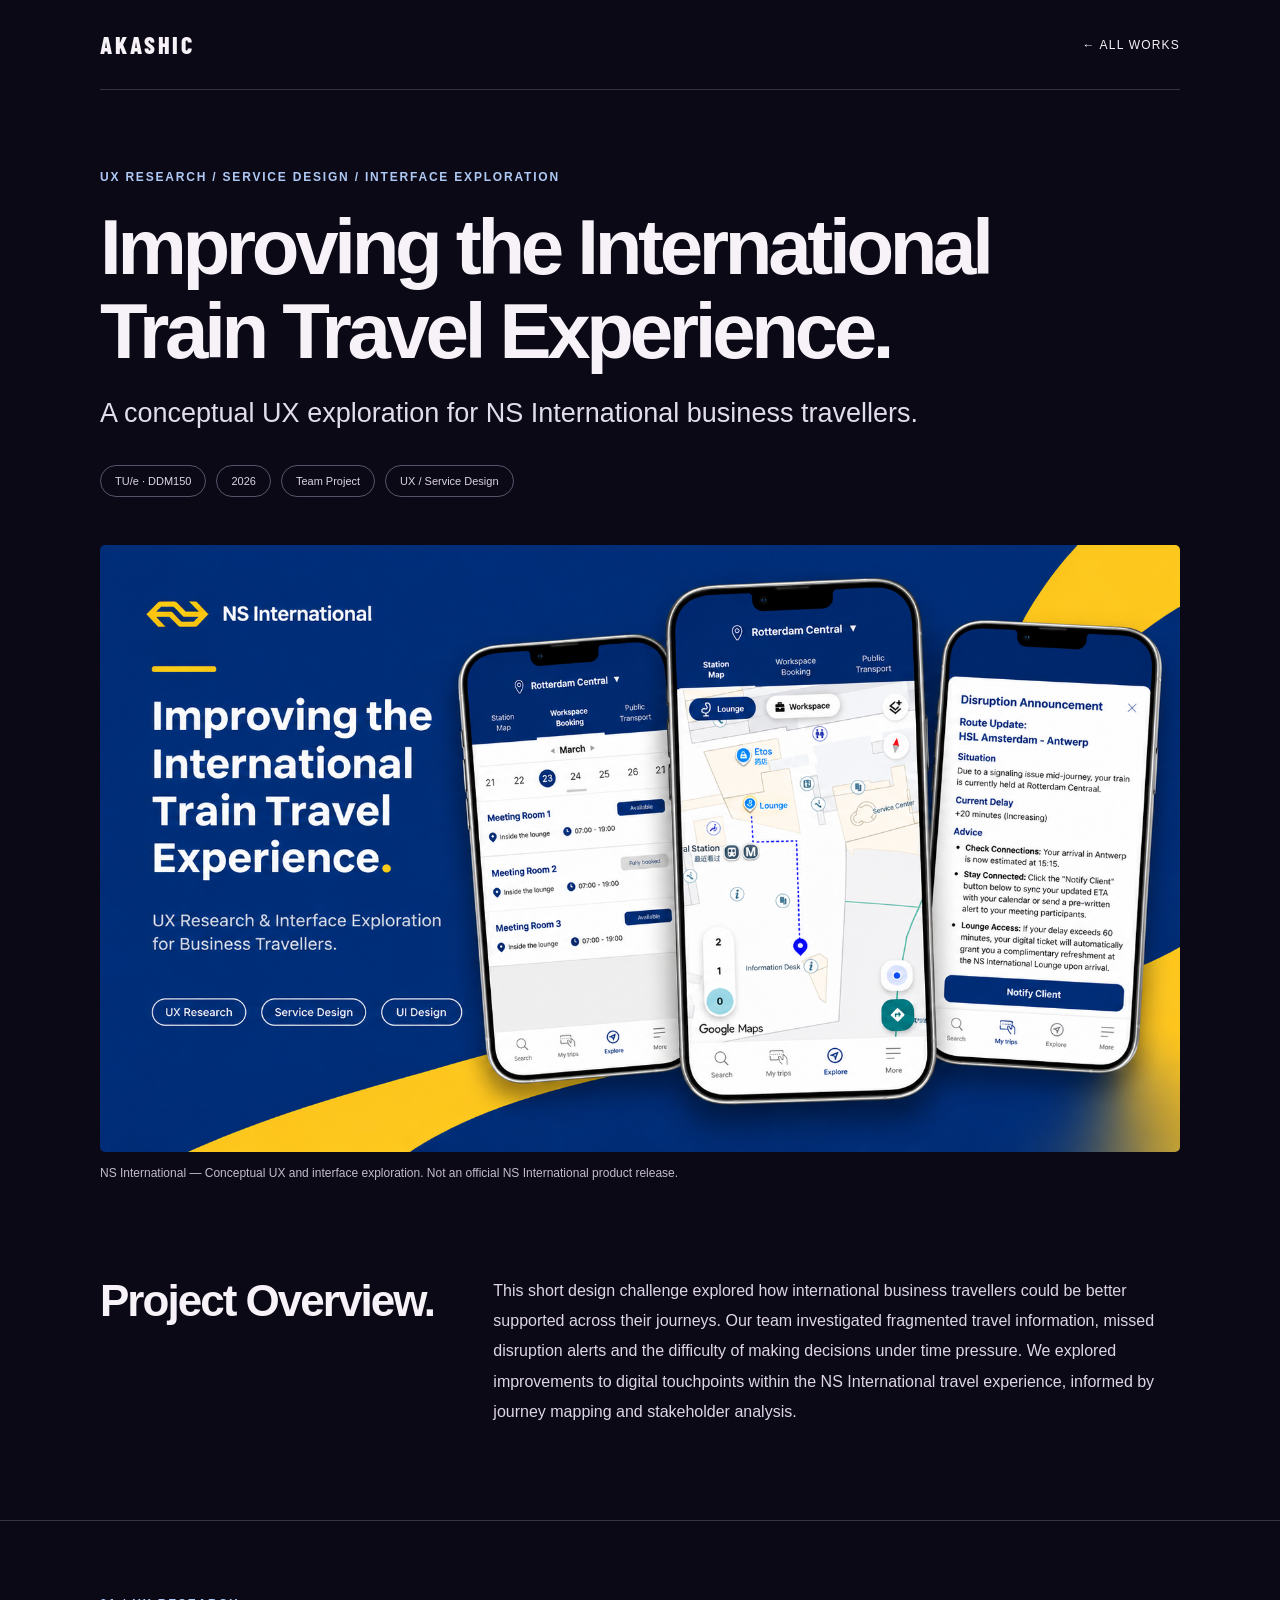
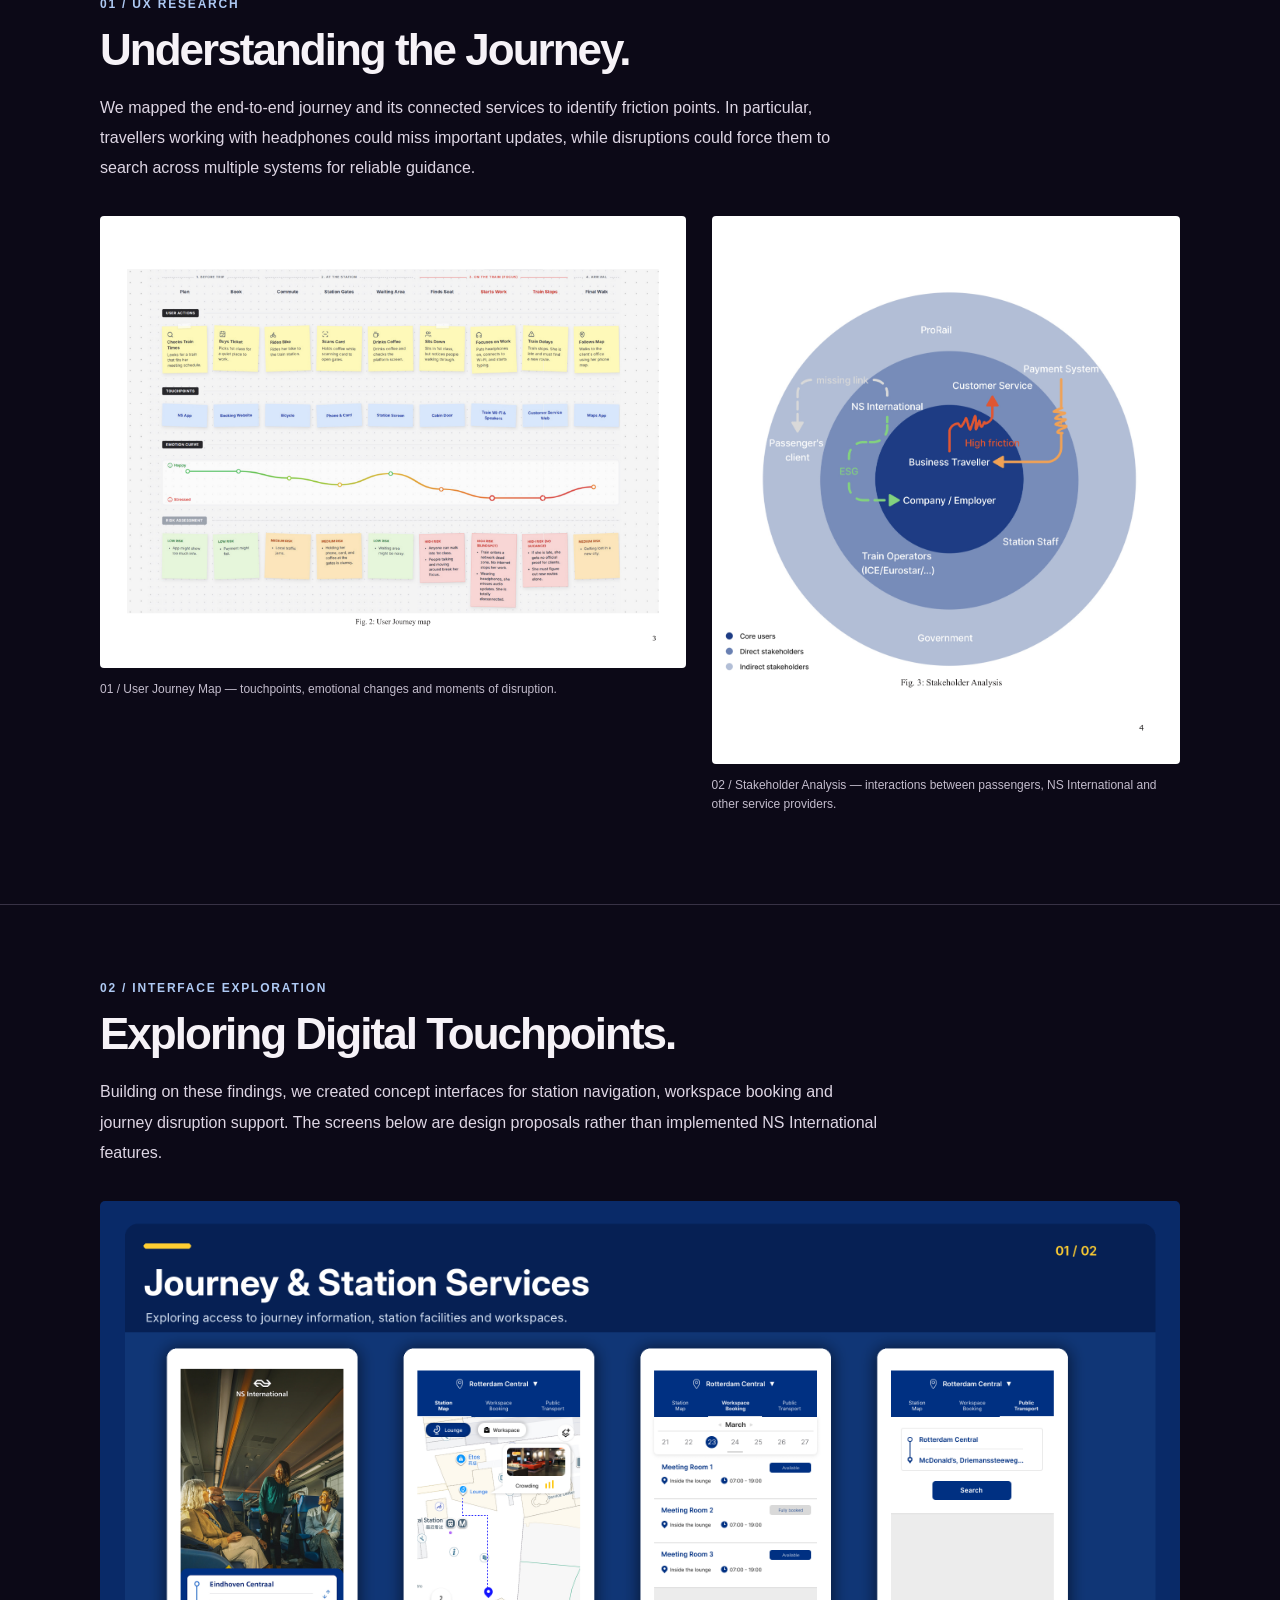
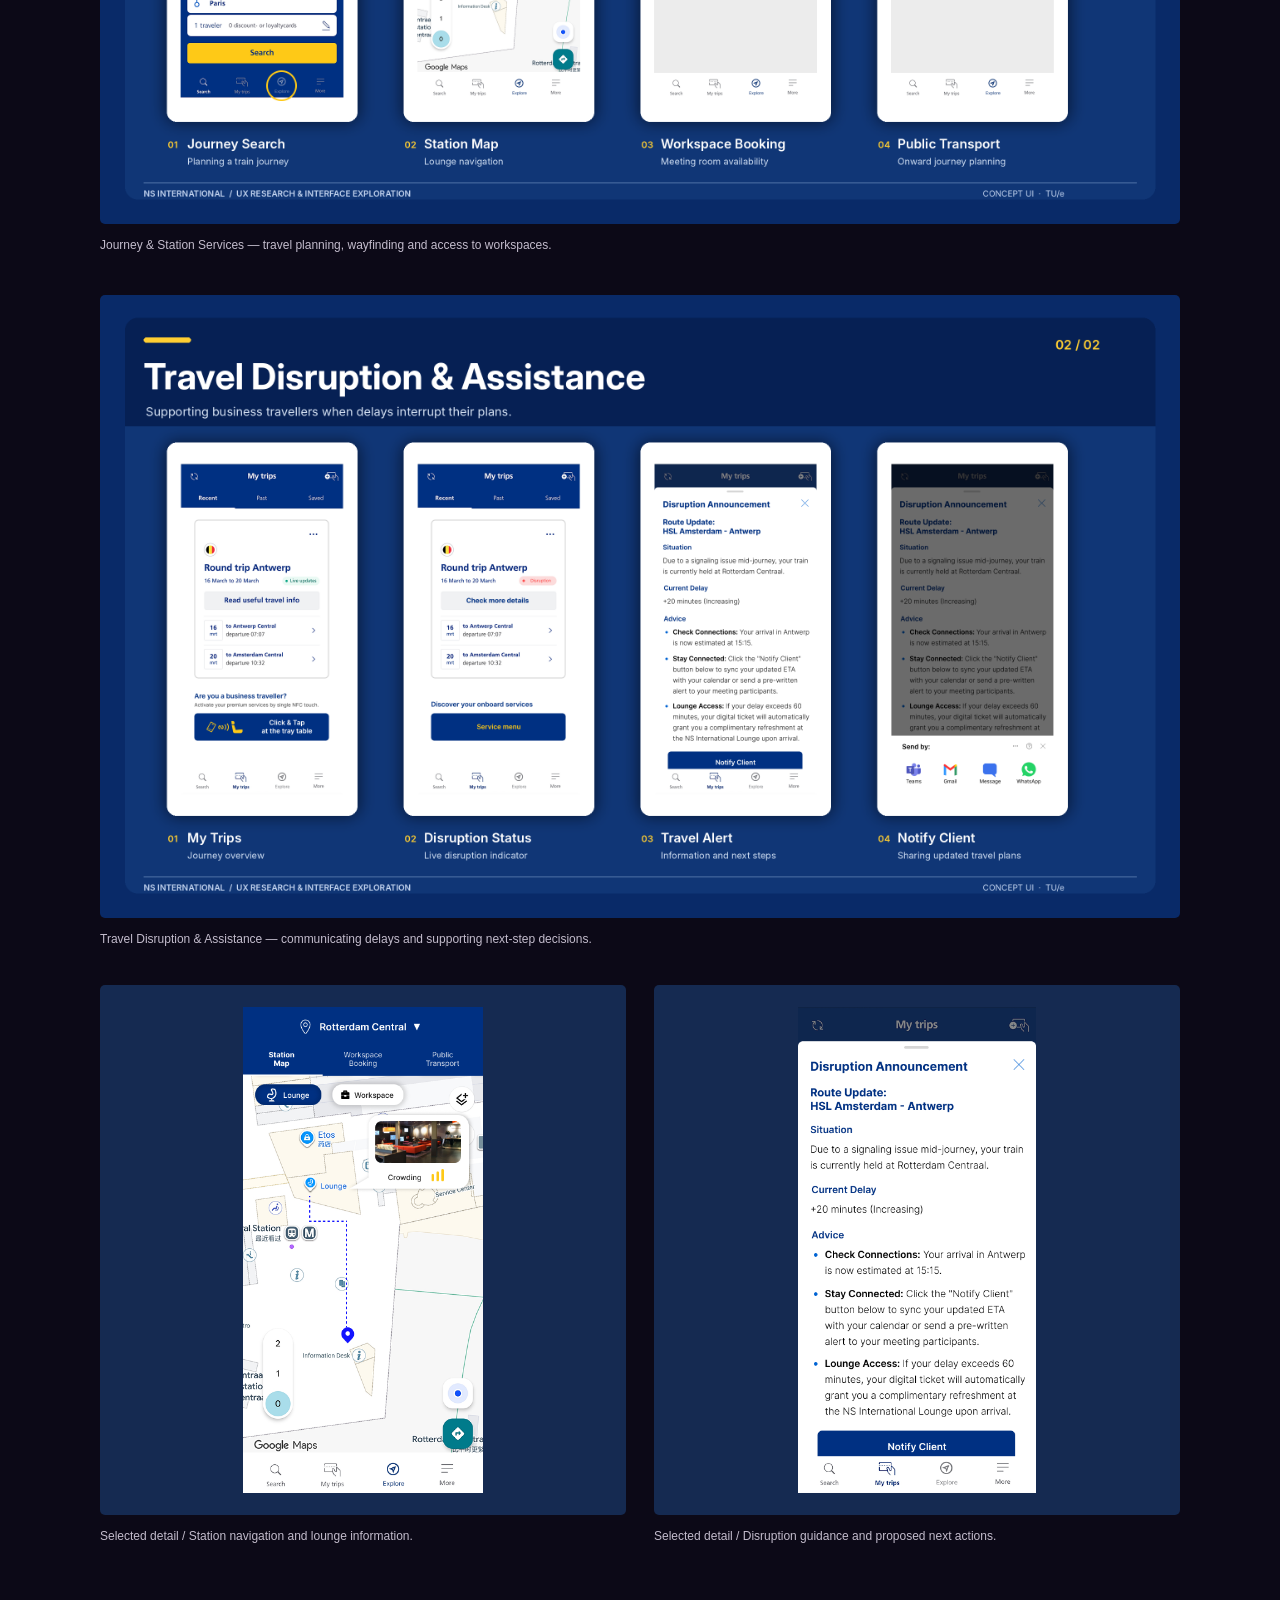
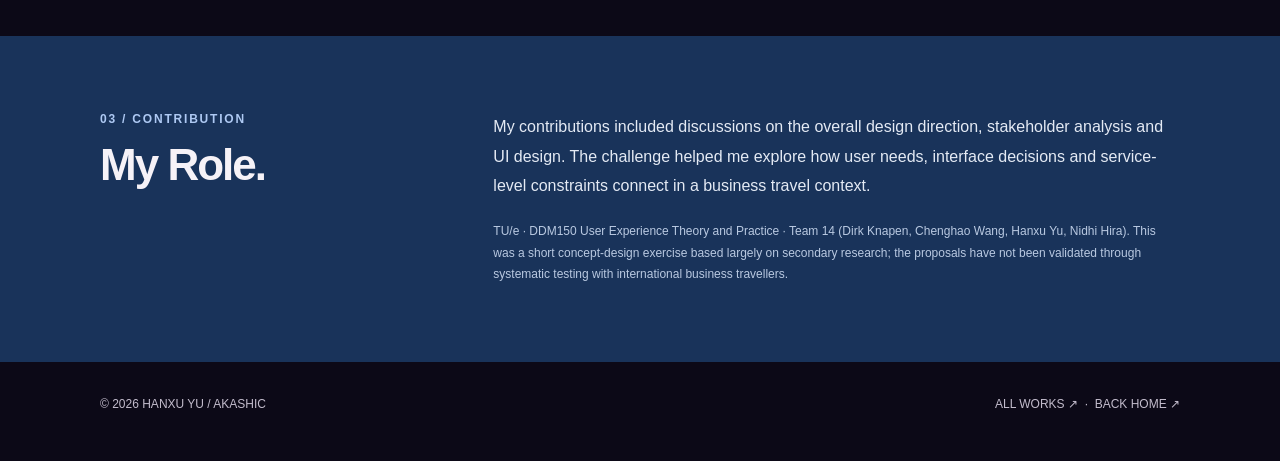
<file: ns.html>
<!doctype html>
<html lang="en">
<head>
  <meta charset="UTF-8">
  <meta name="viewport" content="width=device-width, initial-scale=1">
  <meta name="theme-color" content="#0c0917">
  <meta name="description" content="A UX research and interface exploration project for improving international business train travel.">
  <title>International Train Travel UX — Hanxu Yu | AKASHIC</title>
  <link rel="stylesheet" href="wordmark.css">
  <style>
    :root { --bg:#0c0917; --text:#f6f2f7; --muted:#c3bccc; --line:#383245; --blue:#aec9f3; --yellow:#ffce37; }
    * { box-sizing:border-box; }
    html { scroll-behavior:smooth; }
    body { margin:0; background:var(--bg); color:var(--text); font-family:Arial,Helvetica,sans-serif; -webkit-font-smoothing:antialiased; }
    a { color:inherit; text-decoration:none; }
    img { max-width:100%; }
    .container { width:min(1080px,calc(100% - 48px)); margin-inline:auto; }
    .top-nav { display:flex; align-items:center; justify-content:space-between; gap:20px; padding:30px 0; border-bottom:1px solid var(--line); }
    .back-link { font-size:12px; letter-spacing:.1em; }
    .back-link:hover, footer a:hover { color:var(--blue); }
    .hero { padding:80px 0 48px; }
    .eyebrow { color:var(--blue); font-size:12px; font-weight:700; letter-spacing:.15em; }
    .hero h1 { font-size:clamp(43px,6.6vw,78px); line-height:1.08; letter-spacing:-.055em; max-width:950px; margin:21px 0; }
    .subtitle { font-size:clamp(19px,2.5vw,27px); color:#e2ddeb; margin:0 0 31px; line-height:1.45; }
    .metadata { display:flex; flex-wrap:wrap; gap:10px; }
    .metadata span { border:1px solid #5b5269; border-radius:30px; padding:9px 14px; font-size:11px; color:#dcd4e1; }
    .hero-image { margin:0 auto; width:min(1080px,calc(100% - 48px)); }
    .hero-image img { display:block; width:100%; height:auto; border-radius:5px; }
    figcaption { color:var(--muted); font-size:12px; line-height:1.6; margin-top:12px; }
    .intro { padding:92px 0; display:grid; grid-template-columns:1fr 2fr; gap:50px; }
    h2 { margin:0; font-size:clamp(30px,4vw,44px); letter-spacing:-.045em; }
    .intro p, .section-description { margin:0; color:#ded6e4; font-size:16px; line-height:1.9; }
    .section { border-top:1px solid var(--line); padding:76px 0 90px; }
    .section-heading { margin-bottom:32px; }
    .section-heading h2 { margin-top:14px; margin-bottom:18px; }
    .section-description { max-width:780px; }
    .research-grid { display:grid; grid-template-columns:1.25fr 1fr; gap:26px; align-items:start; }
    .research-grid figure, .gallery figure { margin:0; min-width:0; }
    .research-grid img { display:block; width:100%; height:auto; border-radius:4px; background:#f7f7f7; }
    .research-grid .stakeholder { background:#fff; }
    .gallery { display:grid; gap:40px; }
    .gallery img { display:block; width:100%; height:auto; border-radius:5px; }
    .focus { padding-top:36px; display:grid; grid-template-columns:1fr 1fr; gap:28px; }
    .focus figure { margin:0; }
    .focus-image { background:#152a51; padding:22px; border-radius:5px; display:flex; justify-content:center; align-items:center; height:530px; }
    .focus-image img { display:block; width:auto; max-width:100%; height:100%; object-fit:contain; }
    .closing { background:#19335a; padding:76px 0; }
    .closing-grid { display:grid; grid-template-columns:1fr 2fr; gap:50px; }
    .closing p { margin:0 0 20px; color:#e4eaf4; font-size:16px; line-height:1.85; }
    .closing small { color:#b9c9e1; font-size:12px; line-height:1.8; display:block; }
    footer { padding:35px 0 50px; }
    .footer-inner { display:flex; justify-content:space-between; gap:20px; color:var(--muted); font-size:12px; }
    a:focus-visible { outline:2px solid var(--yellow); outline-offset:4px; }
    @media (max-width:700px) {
      .container,.hero-image { width:calc(100% - 32px); }
      .hero { padding:60px 0 40px; }
      .intro,.research-grid,.focus,.closing-grid { grid-template-columns:1fr; gap:24px; }
      .intro { padding:65px 0; }
      .section { padding:60px 0; }
      .focus-image { height:420px; }
      .footer-inner { flex-direction:column; }
    }
    @media (prefers-reduced-motion:reduce) { html { scroll-behavior:auto; } }
  </style>
</head>
<body>
  <header class="container">
    <nav class="top-nav" aria-label="Main navigation">
      <a class="mini-logo" href="portfolio.html">AKASHIC</a>
      <a class="back-link" href="works.html">← ALL WORKS</a>
    </nav>
  </header>
  <main>
    <section class="hero container">
      <div class="eyebrow">UX RESEARCH / SERVICE DESIGN / INTERFACE EXPLORATION</div>
      <h1>Improving the International Train Travel Experience.</h1>
      <p class="subtitle">A conceptual UX exploration for NS International business travellers.</p>
      <div class="metadata">
        <span>TU/e · DDM150</span><span>2026</span><span>Team Project</span><span>UX / Service Design</span>
      </div>
    </section>
    <figure class="hero-image">
      <img src="ns-title.png" alt="NS International concept title image featuring station navigation, workspace booking and disruption interfaces" fetchpriority="high">
      <figcaption>NS International — Conceptual UX and interface exploration. Not an official NS International product release.</figcaption>
    </figure>
    <section class="intro container">
      <h2>Project Overview.</h2>
      <p>This short design challenge explored how international business travellers could be better supported across their journeys. Our team investigated fragmented travel information, missed disruption alerts and the difficulty of making decisions under time pressure. We explored improvements to digital touchpoints within the NS International travel experience, informed by journey mapping and stakeholder analysis.</p>
    </section>
    <section class="section" id="research">
      <div class="container">
        <div class="section-heading">
          <div class="eyebrow">01 / UX RESEARCH</div>
          <h2>Understanding the Journey.</h2>
          <p class="section-description">We mapped the end-to-end journey and its connected services to identify friction points. In particular, travellers working with headphones could miss important updates, while disruptions could force them to search across multiple systems for reliable guidance.</p>
        </div>
        <div class="research-grid">
          <figure>
            <img src="ns-journey-map.png" alt="User journey map covering booking, station arrival, travelling and disruptions" loading="lazy">
            <figcaption>01 / User Journey Map — touchpoints, emotional changes and moments of disruption.</figcaption>
          </figure>
          <figure>
            <img class="stakeholder" src="ns-stakeholder-analysis.png" alt="Stakeholder analysis of the business travel service system" loading="lazy">
            <figcaption>02 / Stakeholder Analysis — interactions between passengers, NS International and other service providers.</figcaption>
          </figure>
        </div>
      </div>
    </section>
    <section class="section" id="ui">
      <div class="container">
        <div class="section-heading">
          <div class="eyebrow">02 / INTERFACE EXPLORATION</div>
          <h2>Exploring Digital Touchpoints.</h2>
          <p class="section-description">Building on these findings, we created concept interfaces for station navigation, workspace booking and journey disruption support. The screens below are design proposals rather than implemented NS International features.</p>
        </div>
        <div class="gallery">
          <figure>
            <img src="ns-ui-journey.png" alt="Four original UI screens for journey search, station navigation, workspace booking and public transport" loading="lazy">
            <figcaption>Journey & Station Services — travel planning, wayfinding and access to workspaces.</figcaption>
          </figure>
          <figure>
            <img src="ns-ui-disruption.png" alt="Four original UI screens for journey status, disruptions, alerts and informing clients" loading="lazy">
            <figcaption>Travel Disruption & Assistance — communicating delays and supporting next-step decisions.</figcaption>
          </figure>
        </div>
        <div class="focus">
          <figure>
            <div class="focus-image"><img src="Group 13.png" alt="Station map concept with lounge navigation route" loading="lazy"></div>
            <figcaption>Selected detail / Station navigation and lounge information.</figcaption>
          </figure>
          <figure>
            <div class="focus-image"><img src="Group 44.png" alt="Disruption announcement interface with delay information and advice" loading="lazy"></div>
            <figcaption>Selected detail / Disruption guidance and proposed next actions.</figcaption>
          </figure>
        </div>
      </div>
    </section>
    <section class="closing">
      <div class="container closing-grid">
        <div><div class="eyebrow">03 / CONTRIBUTION</div><h2 style="margin-top:14px">My Role.</h2></div>
        <div>
          <p>My contributions included discussions on the overall design direction, stakeholder analysis and UI design. The challenge helped me explore how user needs, interface decisions and service-level constraints connect in a business travel context.</p>
          <small>TU/e · DDM150 User Experience Theory and Practice · Team 14 (Dirk Knapen, Chenghao Wang, Hanxu Yu, Nidhi Hira). This was a short concept-design exercise based largely on secondary research; the proposals have not been validated through systematic testing with international business travellers.</small>
        </div>
      </div>
    </section>
  </main>
  <footer><div class="container footer-inner"><span>© 2026 HANXU YU / AKASHIC</span><span><a href="works.html">ALL WORKS ↗</a> &nbsp;·&nbsp; <a href="portfolio.html">BACK HOME ↗</a></span></div></footer>
</body>
</html>
</file>
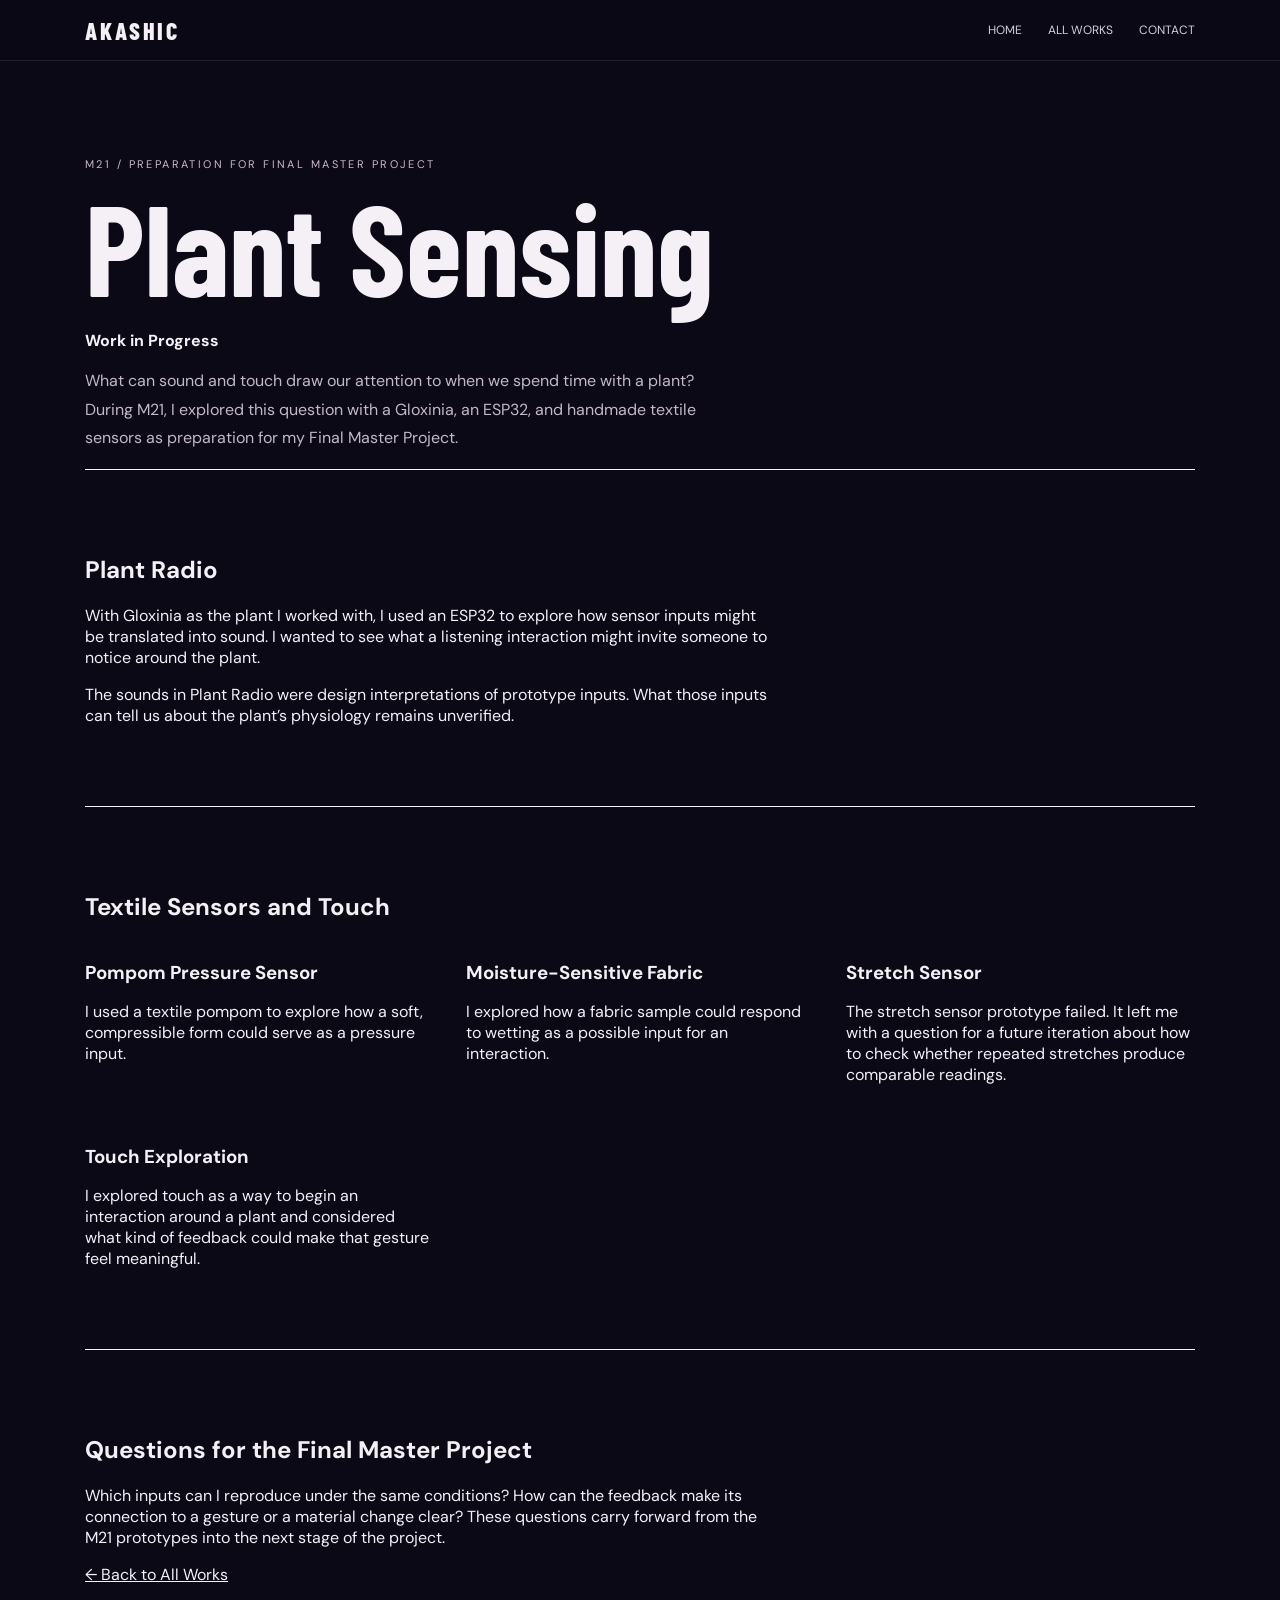
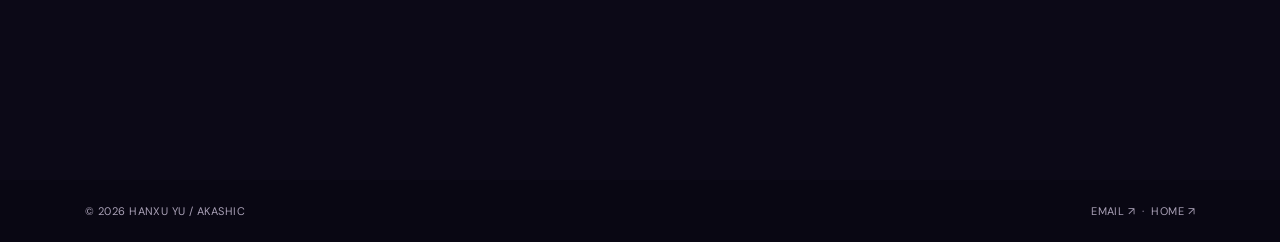
<file: plant-sensing.html>
<!doctype html>
<html lang="en">
<head>
  <meta charset="utf-8">
  <meta name="viewport" content="width=device-width, initial-scale=1">
  <meta name="theme-color" content="#0c0917">
  <meta name="description" content="Hanxu Yu's M21 preparation for the Final Master Project, exploring human–plant interaction through sound, touch, and textile sensing.">
  <title>Plant Sensing — Hanxu Yu | AKASHIC</title>
  <link rel="stylesheet" href="styles.css">
  <style>
    .plant-page .plant-block {
      padding-block: clamp(2rem, 5vw, 4rem);
      border-top: 1px solid currentColor;
    }

    .plant-page .plant-block p,
    .plant-page .plant-block h2 {
      max-width: 62ch;
    }

    .plant-page .plant-experiments {
      display: grid;
      grid-template-columns: repeat(auto-fit, minmax(min(100%, 16rem), 1fr));
      gap: 1.5rem 2rem;
    }

    .plant-page .plant-experiments h3 {
      margin-block-end: 0.5rem;
    }
  </style>
</head>
<body>
  <div class="sticky-nav">
    <div class="container">
      <a class="mini-logo" href="portfolio.html">AKASHIC</a>
      <nav aria-label="Main navigation">
        <a href="portfolio.html">HOME</a>
        <a href="works.html">ALL WORKS</a>
        <a href="portfolio.html#contact">CONTACT</a>
      </nav>
    </div>
  </div>

  <main class="allworks plant-page">
    <div class="container">
      <header>
        <p class="kicker">M21 / PREPARATION FOR FINAL MASTER PROJECT</p>
        <h1>Plant Sensing</h1>
        <p><strong>Work in Progress</strong></p>
        <p class="intro">
          What can sound and touch draw our attention to when we spend time with a plant?
          During M21, I explored this question with a Gloxinia, an ESP32, and handmade textile
          sensors as preparation for my Final Master Project.
        </p>
      </header>

      <section class="plant-block" aria-labelledby="plant-radio">
        <h2 id="plant-radio">Plant Radio</h2>
        <p>
          With Gloxinia as the plant I worked with, I used an ESP32 to explore how sensor
          inputs might be translated into sound. I wanted to see what a listening
          interaction might invite someone to notice around the plant.
        </p>
        <p>
          The sounds in Plant Radio were design interpretations of prototype inputs.
          What those inputs can tell us about the plant’s physiology remains unverified.
        </p>
      </section>

      <section class="plant-block" aria-labelledby="plant-materials">
        <h2 id="plant-materials">Textile Sensors and Touch</h2>
        <div class="plant-experiments">
          <article>
            <h3>Pompom Pressure Sensor</h3>
            <p>I used a textile pompom to explore how a soft, compressible form could serve as a pressure input.</p>
          </article>
          <article>
            <h3>Moisture-Sensitive Fabric</h3>
            <p>I explored how a fabric sample could respond to wetting as a possible input for an interaction.</p>
          </article>
          <article>
            <h3>Stretch Sensor</h3>
            <p>The stretch sensor prototype failed. It left me with a question for a future iteration about how to check whether repeated stretches produce comparable readings.</p>
          </article>
          <article>
            <h3>Touch Exploration</h3>
            <p>I explored touch as a way to begin an interaction around a plant and considered what kind of feedback could make that gesture feel meaningful.</p>
          </article>
        </div>
      </section>

      <section class="plant-block" aria-labelledby="plant-next">
        <h2 id="plant-next">Questions for the Final Master Project</h2>
        <p>
          Which inputs can I reproduce under the same conditions? How can the feedback
          make its connection to a gesture or a material change clear? These questions
          carry forward from the M21 prototypes into the next stage of the project.
        </p>
        <p><a href="works.html">← Back to All Works</a></p>
      </section>
    </div>
  </main>

  <footer class="foot">
    <div class="container">
      <span>© 2026 HANXU YU / AKASHIC</span>
      <span>
        <a href="mailto:akashic55256@gmail.com">EMAIL ↗</a>
        &nbsp;·&nbsp;
        <a href="portfolio.html">HOME ↗</a>
      </span>
    </div>
  </footer>
  <script src="site.js"></script>
</body>
</html>
</file>
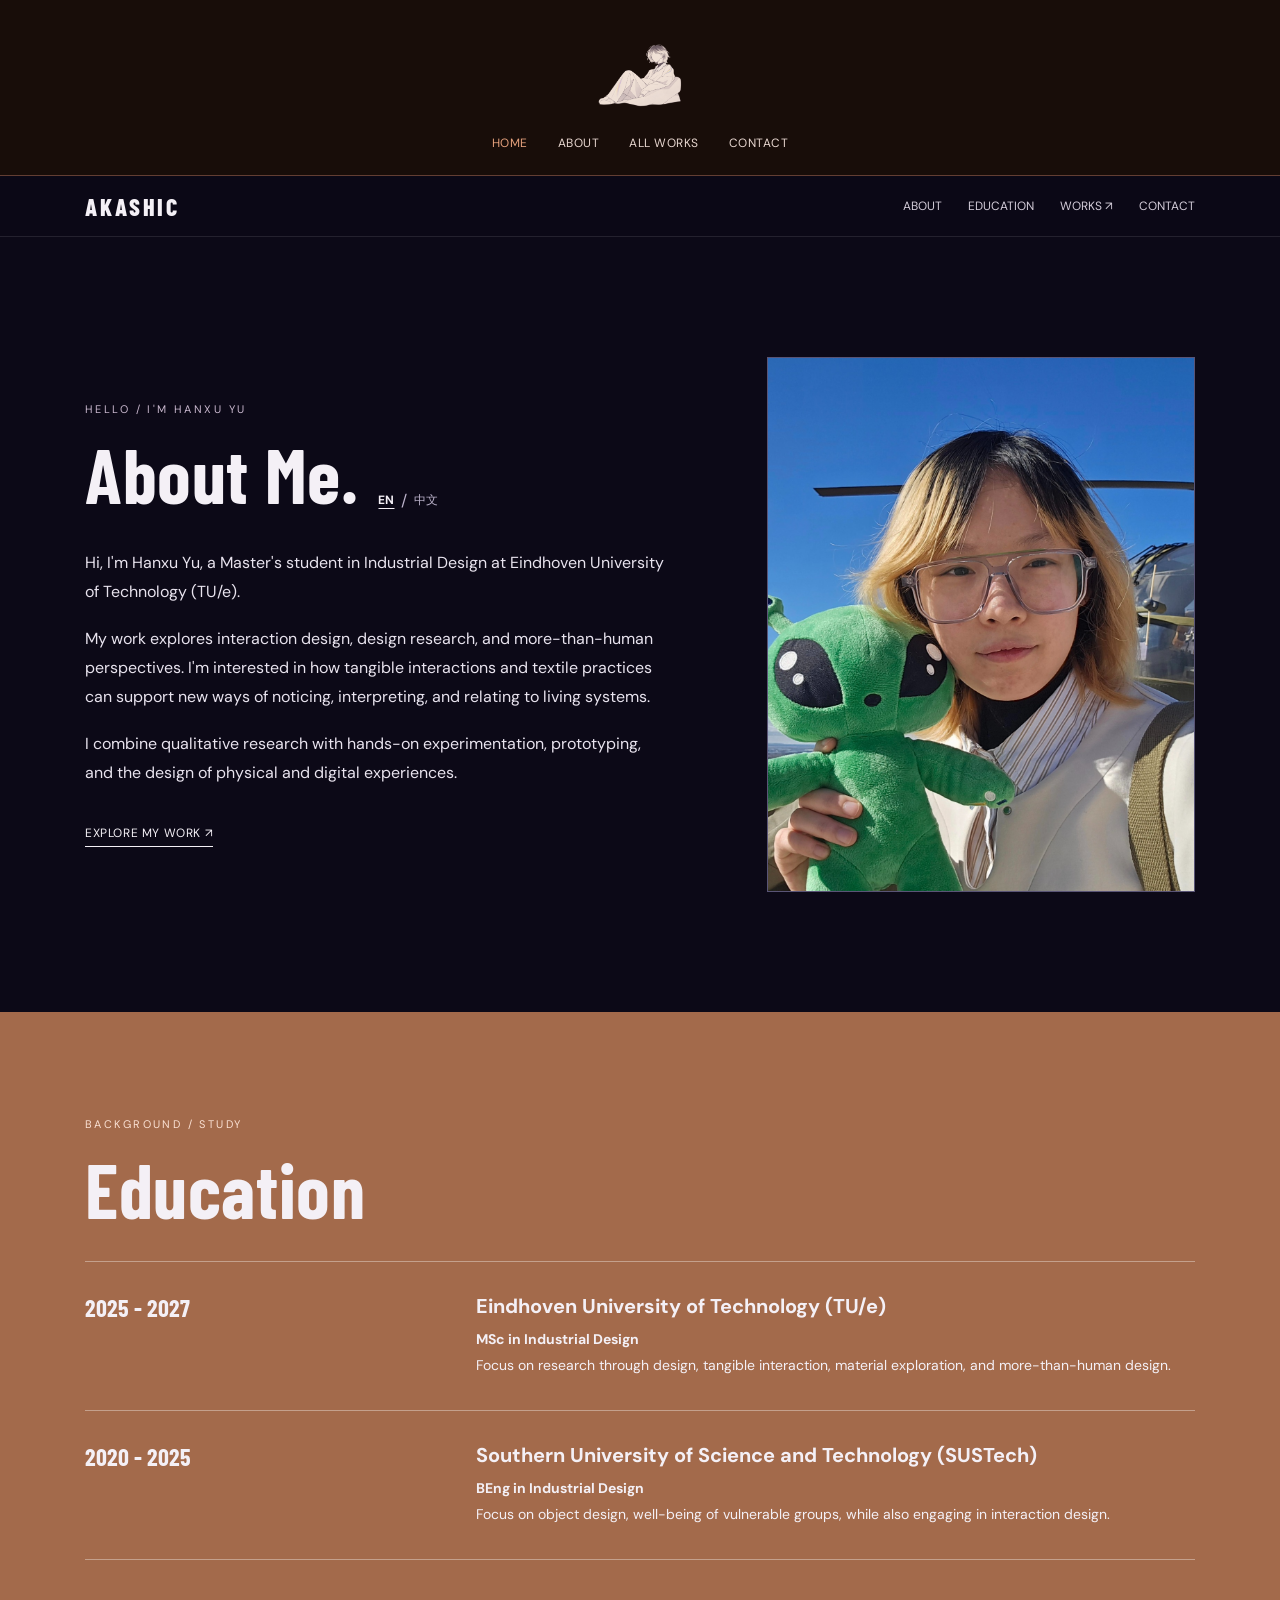
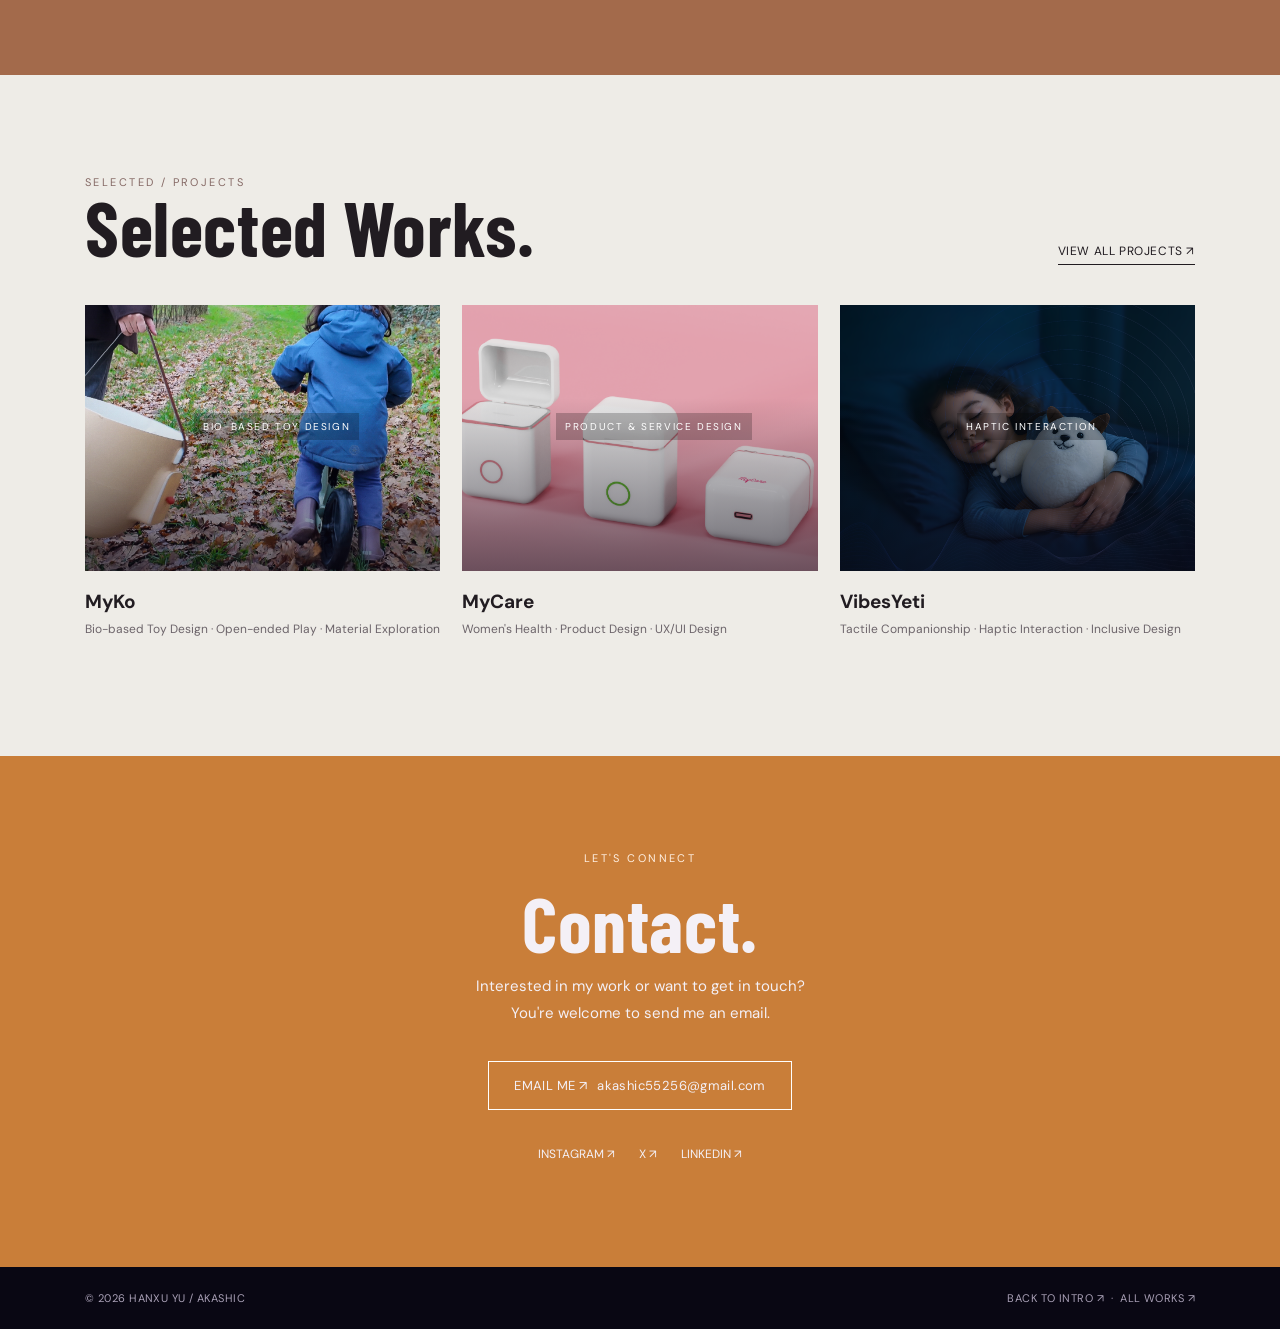
<file: portfolio.html>
<!doctype html>
<html lang="en">

<head>
  <meta charset="UTF-8">
  <meta name="viewport" content="width=device-width, initial-scale=1">
  <meta name="theme-color" content="#0c0917">

  <title>AKASHIC — Hanxu Yu | Design Portfolio</title>

  <meta
    name="description"
    content="Hanxu Yu — interaction design, design research and tangible experiences.">

  <link rel="stylesheet" href="styles.css">

  <style>

    .about-heading {
      display: flex;
      flex-wrap: wrap;
      align-items: baseline;
      gap: 10px 16px;
      margin: 20px 0 34px;
    }

    .about-heading .section-title {
      margin: 0;
    }

    .about-language:not([hidden]) {
      display: inline-flex;
      align-items: center;
      gap: 3px;
      color: var(--muted);
    }

    .about-language button {
      padding: 5px 4px;
      border: 0;
      background: transparent;
      color: inherit;
      font: inherit;
      font-size: 12px;
      cursor: pointer;
    }

    .about-language button[aria-pressed="true"] {
      color: var(--ink);
      font-weight: 700;
      text-decoration: underline;
      text-underline-offset: 4px;
    }

    .about-language button:focus-visible {
      outline: 2px solid currentColor;
      outline-offset: 2px;
    }

    /* =====================================
       HEADER AVATAR
    ===================================== */

    .brand-illustration {
      margin-bottom: 32px;
    }

    .brand-illustration img {
      display: block;
      width: 130px;
      height: 95px;
      object-fit: contain;
    }


    /* =====================================
       PROJECT IMAGE COVERS
    ===================================== */

    .project-art.art-myko,
    .project-art.art-mycare,
    .project-art.art-vibes {
      position: relative;
      overflow: hidden;
    }

    .project-art.art-myko {
      background: #b59d79;
    }

    .project-art.art-mycare {
      background: #e4a4b4;
    }

    .project-art.art-vibes {
      background: #253b58;
    }


    /* Hide any decorative shapes from
       the earlier placeholder design */

    .project-art.art-myko .shape,
    .project-art.art-mycare .shape,
    .project-art.art-vibes .shape {
      display: none !important;
    }


    /* Shared cover image styles */

    .project-art .project-cover-image {
      position: absolute;
      inset: 0;
      z-index: 1;

      display: block;
      width: 100%;
      height: 100%;

      object-fit: cover;
      object-position: center;

      transition: transform 0.45s ease;
    }


    /* Individual image positioning */

    .project-art.art-myko .project-cover-image {
      object-position: center;
    }

    .project-art.art-mycare .project-cover-image {
      object-position: center;
    }

    .project-art.art-vibes .project-cover-image {
      object-position: center 38%;
    }


    /* Hover interaction */

    .project-card a:hover .project-cover-image {
      transform: scale(1.045);
    }


    /* Subtle overlay for label visibility */

    .project-art.art-myko::after,
    .project-art.art-mycare::after,
    .project-art.art-vibes::after {
      content: "";
      position: absolute;
      inset: 0;
      z-index: 2;

      background: linear-gradient(
        to top,
        rgba(12, 9, 23, 0.55),
        transparent 65%
      );

      pointer-events: none;
    }


    /* Category labels */

    .project-art.art-myko .tag,
    .project-art.art-mycare .tag,
    .project-art.art-vibes .tag {
      position: relative;
      z-index: 3;
    }


    /* Accessibility */

    @media (prefers-reduced-motion: reduce) {
      .project-cover-image {
        transition: none !important;
      }

      .project-card a:hover .project-cover-image {
        transform: none;
      }
    }

  </style>
</head>


<body>

  <!-- =====================================
       MAIN HEADER
  ===================================== -->

  <header class="topbar">

    <div class="brand-illustration">
      <img
        src="avatar.png"
        alt="AKASHIC Avatar">
    </div>

    <nav class="nav" aria-label="Main navigation">

      <a class="active" href="portfolio.html">
        HOME
      </a>

      <a href="#about">
        ABOUT
      </a>

      <a href="works.html">
        ALL WORKS
      </a>

      <a href="#contact">
        CONTACT
      </a>

    </nav>

  </header>


  <!-- =====================================
       STICKY NAVIGATION
  ===================================== -->

  <div class="sticky-nav">

    <div class="container">

      <a class="mini-logo" href="index.html">
        AKASHIC
      </a>

      <nav aria-label="Section navigation">

        <a href="#about">
          ABOUT
        </a>

        <a href="#education">
          EDUCATION
        </a>

        <a href="works.html">
          WORKS ↗
        </a>

        <a href="#contact">
          CONTACT
        </a>

      </nav>

    </div>

  </div>


  <main>

    <!-- =====================================
         ABOUT ME
    ===================================== -->

    <section class="about" id="about">

      <div class="container about-grid">

        <div>

          <div class="kicker">
            <span data-about-language="en" lang="en">HELLO / I'M HANXU YU</span>
            <span data-about-language="zh-Hans" lang="zh-Hans" hidden>你好 / 我是 HANXU YU</span>
          </div>

          <div class="about-heading">
            <h1 class="section-title">
              <span data-about-language="en" lang="en">About Me.</span>
              <span data-about-language="zh-Hans" lang="zh-Hans" hidden>关于我</span>
            </h1>

            <div class="about-language" role="group" aria-label="About Me language" hidden>
              <button type="button" lang="en" value="en" aria-pressed="true">EN</button>
              <span aria-hidden="true">/</span>
              <button type="button" lang="zh-Hans" value="zh-Hans" aria-pressed="false">中文</button>
            </div>
          </div>

          <div data-about-language="en" lang="en">
            <p class="copy">
              Hi, I'm Hanxu Yu, a Master's student
              in Industrial Design at Eindhoven
              University of Technology (TU/e).
            </p>

            <p class="copy">
              My work explores interaction design,
              design research, and more-than-human
              perspectives. I'm interested in how
              tangible interactions and textile
              practices can support new ways of
              noticing, interpreting, and relating
              to living systems.
            </p>

            <p class="copy">
              I combine qualitative research with
              hands-on experimentation, prototyping,
              and the design of physical and
              digital experiences.
            </p>

            <a
              class="text-link"
              href="works.html"
              style="display:inline-block;margin-top:20px">

              EXPLORE MY WORK ↗

            </a>
          </div>

          <div data-about-language="zh-Hans" lang="zh-Hans" hidden>
            <p class="copy">
              你好，我是 Hanxu Yu，目前在荷兰埃因霍温理工大学（TU/e）攻读工业设计硕士。
            </p>

            <p class="copy">
              我的实践涉及交互设计、设计研究，以及关注人类与其他生命关系的设计。我想探索实体交互和纺织实践如何帮助我们以新的方式观察和理解生命系统，并与它们建立联系。
            </p>

            <p class="copy">
              我擅长结合定性研究、动手实验和原型制作，设计实体与数字体验。
            </p>

            <a class="text-link" href="works.html" style="display:inline-block;margin-top:20px">
              查看我的作品 ↗
            </a>
          </div>

        </div>


        <!-- PERSONAL PORTRAIT -->

        <div class="portrait">

          <img
            src="portrait.jpg"
            alt="Hanxu Yu holding a green plush toy outdoors"
            loading="lazy">

        </div>

      </div>

    </section>


    <!-- =====================================
         EDUCATION
    ===================================== -->

    <section class="education" id="education">

      <div class="container">

        <div class="kicker">
          BACKGROUND / STUDY
        </div>

        <h2
          class="section-title"
          style="margin-top:20px">

          Education

        </h2>


        <!-- TU/e -->

        <div class="edu-entry">

          <div class="edu-years">
            2025 - 2027
          </div>

          <div>

            <h3>
              Eindhoven University of Technology (TU/e)
            </h3>

            <p>
              <strong>
                MSc in Industrial Design
              </strong>

              <br>

              Focus on research through design,
              tangible interaction, material exploration,
              and more-than-human design.
            </p>

          </div>

        </div>


        <!-- SUSTech -->

        <div class="edu-entry">

          <div class="edu-years">
            2020 - 2025
          </div>

          <div>

            <h3>
              Southern University of Science
              and Technology (SUSTech)
            </h3>

            <p>

              <strong>
                BEng in Industrial Design
              </strong>

              <br>

              Focus on object design, well-being
              of vulnerable groups, while also
              engaging in interaction design.

            </p>

          </div>

        </div>

      </div>

    </section>


    <!-- =====================================
         SELECTED WORKS
    ===================================== -->

    <section class="works-preview" id="featured">

      <div class="container">

        <div class="kicker">
          SELECTED / PROJECTS
        </div>

        <div class="introline">

          <h2 class="section-title">
            Selected Works.
          </h2>

          <a class="text-link" href="works.html">
            VIEW ALL PROJECTS ↗
          </a>

        </div>


        <div class="project-grid">


          <!-- ===========================
               PROJECT 01 — MYKO
          =========================== -->

          <article class="project-card">

            <a href="myko.html">

              <div class="project-art art-myko">

                <img
                  class="project-cover-image"
                  src="myko-hero.jpg"
                  alt="MyKo outdoor toy-making experience"
                  loading="lazy">

                <span class="tag">
                  BIO-BASED TOY DESIGN
                </span>

              </div>

              <h3>MyKo</h3>

              <p>
                Bio-based Toy Design · Open-ended Play
                · Material Exploration
              </p>

            </a>

          </article>


          <!-- ===========================
               PROJECT 02 — MYCARE
          =========================== -->

          <article class="project-card">

            <a href="mycare.html">

              <div class="project-art art-mycare">

                <img
                  class="project-cover-image"
                  src="Kits&amp;Strip2.png"
                  alt="MyCare portable HPV screening product concept"
                  loading="lazy">

                <span class="tag">
                  PRODUCT & SERVICE DESIGN
                </span>

              </div>

              <h3>MyCare</h3>

              <p>
                Women's Health · Product Design
                · UX/UI Design
              </p>

            </a>

          </article>


          <!-- ===========================
               PROJECT 03 — VIBESYETI
          =========================== -->

          <article class="project-card">

            <a href="vibesyeti.html">

              <div class="project-art art-vibes">

                <img
                  class="project-cover-image"
                  src="scene-yeti.png"
                  alt="Child sleeping while hugging VibesYeti"
                  loading="lazy">

                <span class="tag">
                  HAPTIC INTERACTION
                </span>

              </div>

              <h3>VibesYeti</h3>

              <p>
                Tactile Companionship · Haptic Interaction
                · Inclusive Design
              </p>

            </a>

          </article>


        </div>

      </div>

    </section>


    <!-- =====================================
         CONTACT
    ===================================== -->

    <section class="contact" id="contact">

      <div class="container">

        <div
          class="kicker"
          style="color:#fff0e3">

          LET'S CONNECT

        </div>

        <h2
          class="section-title"
          style="margin-top:20px">

          Contact.

        </h2>

        <p>
          Interested in my work or want to get in touch?
          <br>
          You're welcome to send me an email.
        </p>


        <!-- EMAIL -->

        <a
          class="email-link"
          href="mailto:akashic55256@gmail.com?subject=Portfolio%20Inquiry">

          EMAIL ME ↗ &nbsp; akashic55256@gmail.com

        </a>


        <!-- SOCIAL LINKS -->

        <div class="socials">

          <a
            href="https://www.instagram.com/akashic071/"
            target="_blank"
            rel="noopener noreferrer">

            INSTAGRAM ↗

          </a>

          <a
            href="https://x.com/Dekihoshi"
            target="_blank"
            rel="noopener noreferrer">

            X ↗

          </a>

          <a
            href="https://www.linkedin.com/in/hanxu-yu-25a908374"
            target="_blank"
            rel="noopener noreferrer">

            LINKEDIN ↗

          </a>

        </div>

      </div>

    </section>

  </main>


  <!-- =====================================
       FOOTER
  ===================================== -->

  <footer class="foot">

    <div class="container">

      <span>
        © 2026 HANXU YU / AKASHIC
      </span>

      <span>

        <a href="index.html">
          BACK TO INTRO ↗
        </a>

        &nbsp;·&nbsp;

        <a href="works.html">
          ALL WORKS ↗
        </a>

      </span>

    </div>

  </footer>

  <script>
    {
      const about = document.getElementById('about');
      const toggle = about.querySelector('.about-language');
      const buttons = toggle.querySelectorAll('button');
      const translations = about.querySelectorAll('[data-about-language]');

      function showAboutLanguage(language) {
        translations.forEach((element) => {
          element.hidden = element.dataset.aboutLanguage !== language;
        });
        buttons.forEach((button) => {
          button.setAttribute('aria-pressed', String(button.value === language));
        });
      }

      buttons.forEach((button) => {
        button.addEventListener('click', () => showAboutLanguage(button.value));
      });
      toggle.hidden = false;
    }
  </script>
  <script src="site.js"></script>

</body>
</html>
</file>
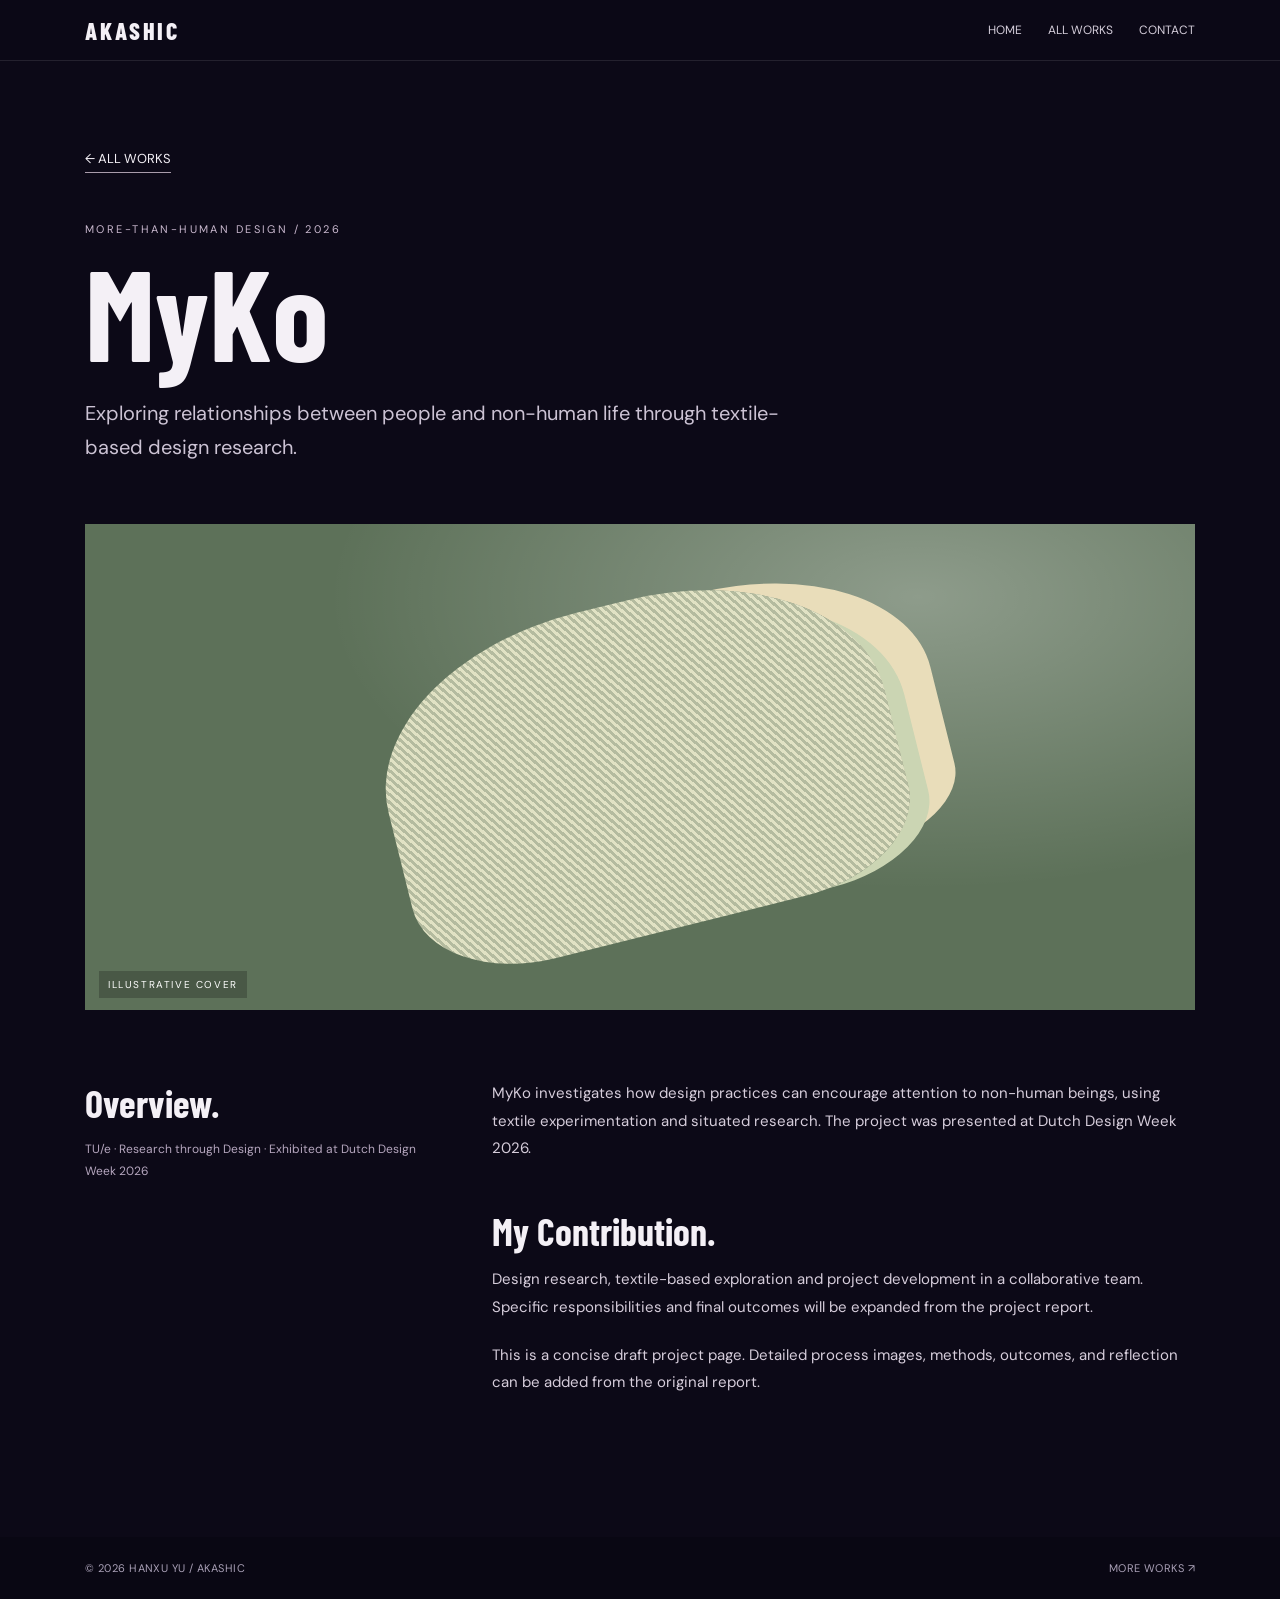
<file: project.html>
<!doctype html><html lang="en"><head><meta charset="UTF-8"><meta name="viewport" content="width=device-width, initial-scale=1"><title>Project — AKASHIC</title><meta name="theme-color" content="#0c0917"><link rel="stylesheet" href="styles.css"></head><body><div class="sticky-nav"><div class="container"><a class="mini-logo" href="portfolio.html">AKASHIC</a><nav><a href="portfolio.html">HOME</a><a href="works.html">ALL WORKS</a><a href="portfolio.html#contact">CONTACT</a></nav></div></div><main class="project-detail"><div class="container"><a class="back" href="works.html">← ALL WORKS</a><div class="kicker" id="project-category" style="margin-top:54px">PROJECT</div><h1 id="project-title">Project</h1><p class="lead" id="project-lead"></p><div class="detail-hero" id="project-art"></div><div class="detail-columns"><div><h2>Overview.</h2><p class="meta" id="project-meta"></p></div><div><p id="project-description"></p><h2 style="margin-top:45px">My Contribution.</h2><p id="project-role"></p><p class="disclaimer">This is a concise draft project page. Detailed process images, methods, outcomes, and reflection can be added from the original report.</p></div></div></div></main><footer class="foot"><div class="container"><span>© 2026 HANXU YU / AKASHIC</span><a href="works.html">MORE WORKS ↗</a></div></footer><script src="site.js"></script></body></html>
</file>
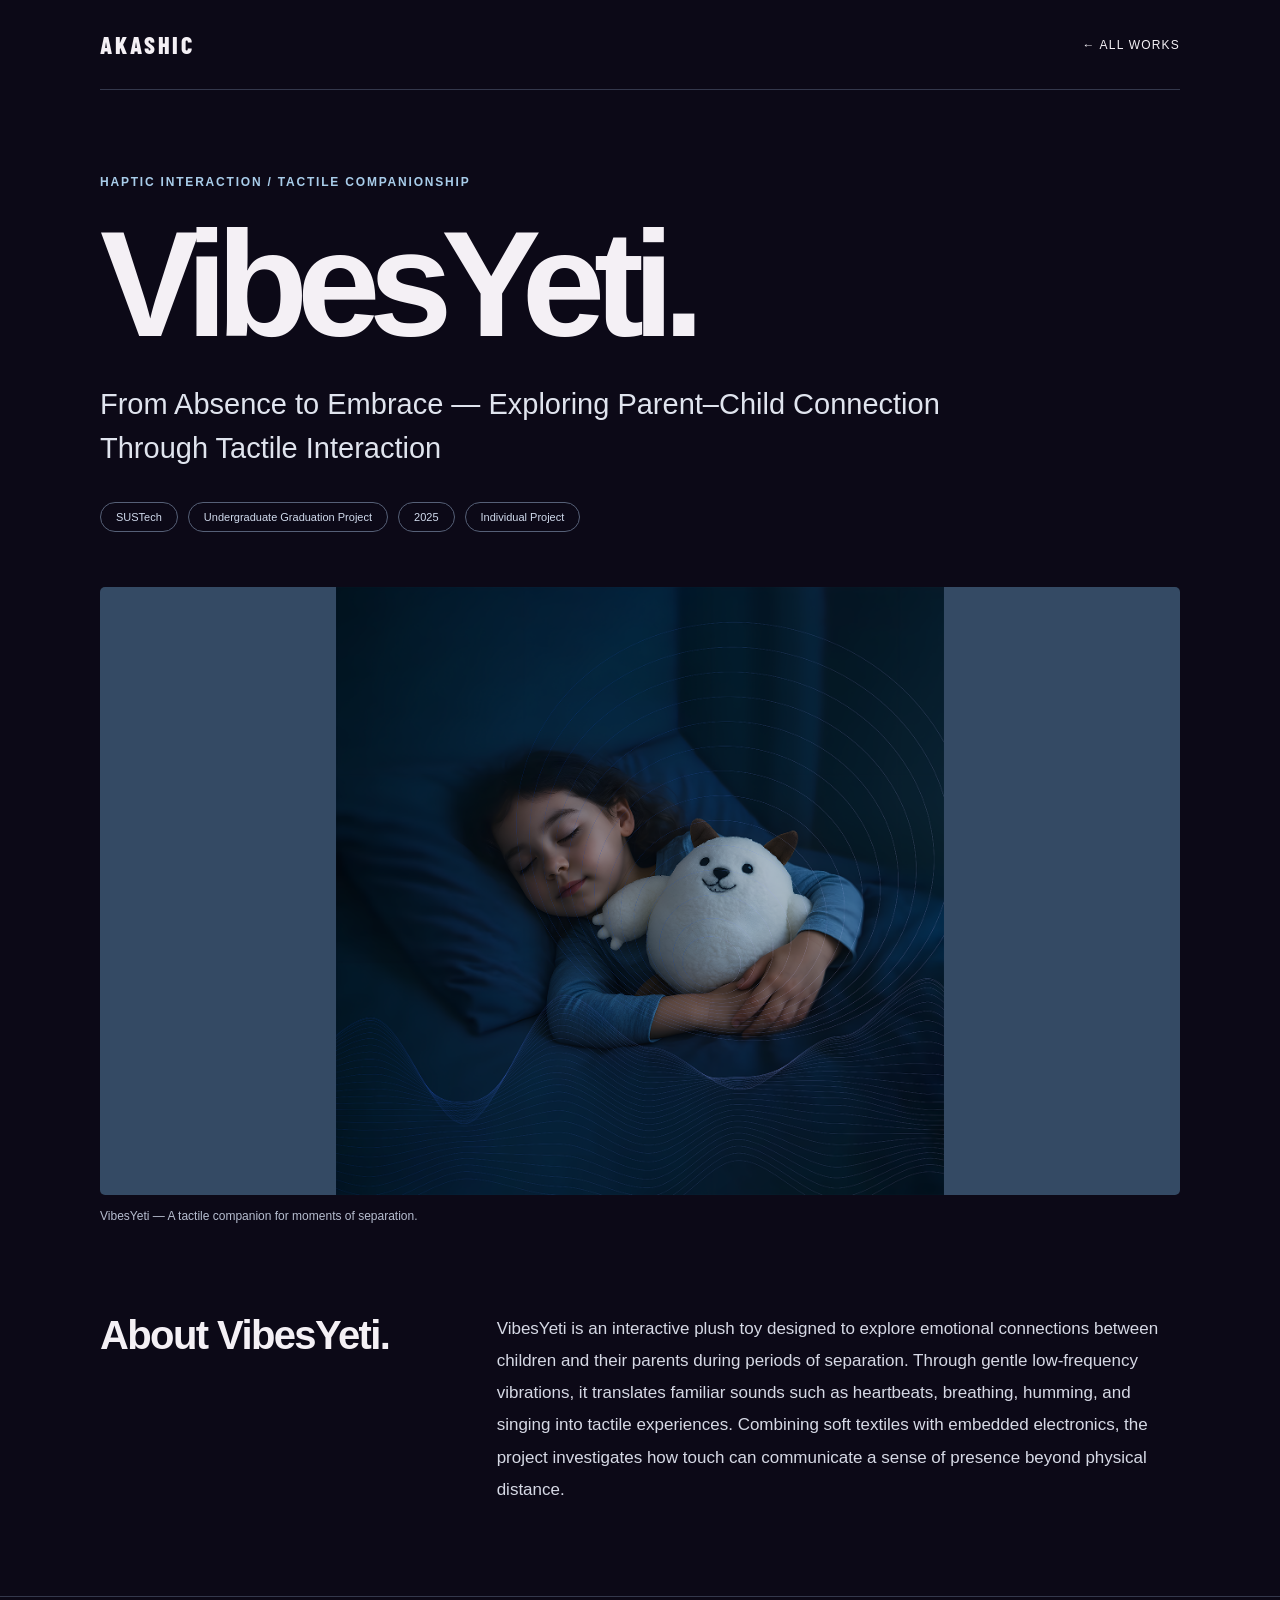
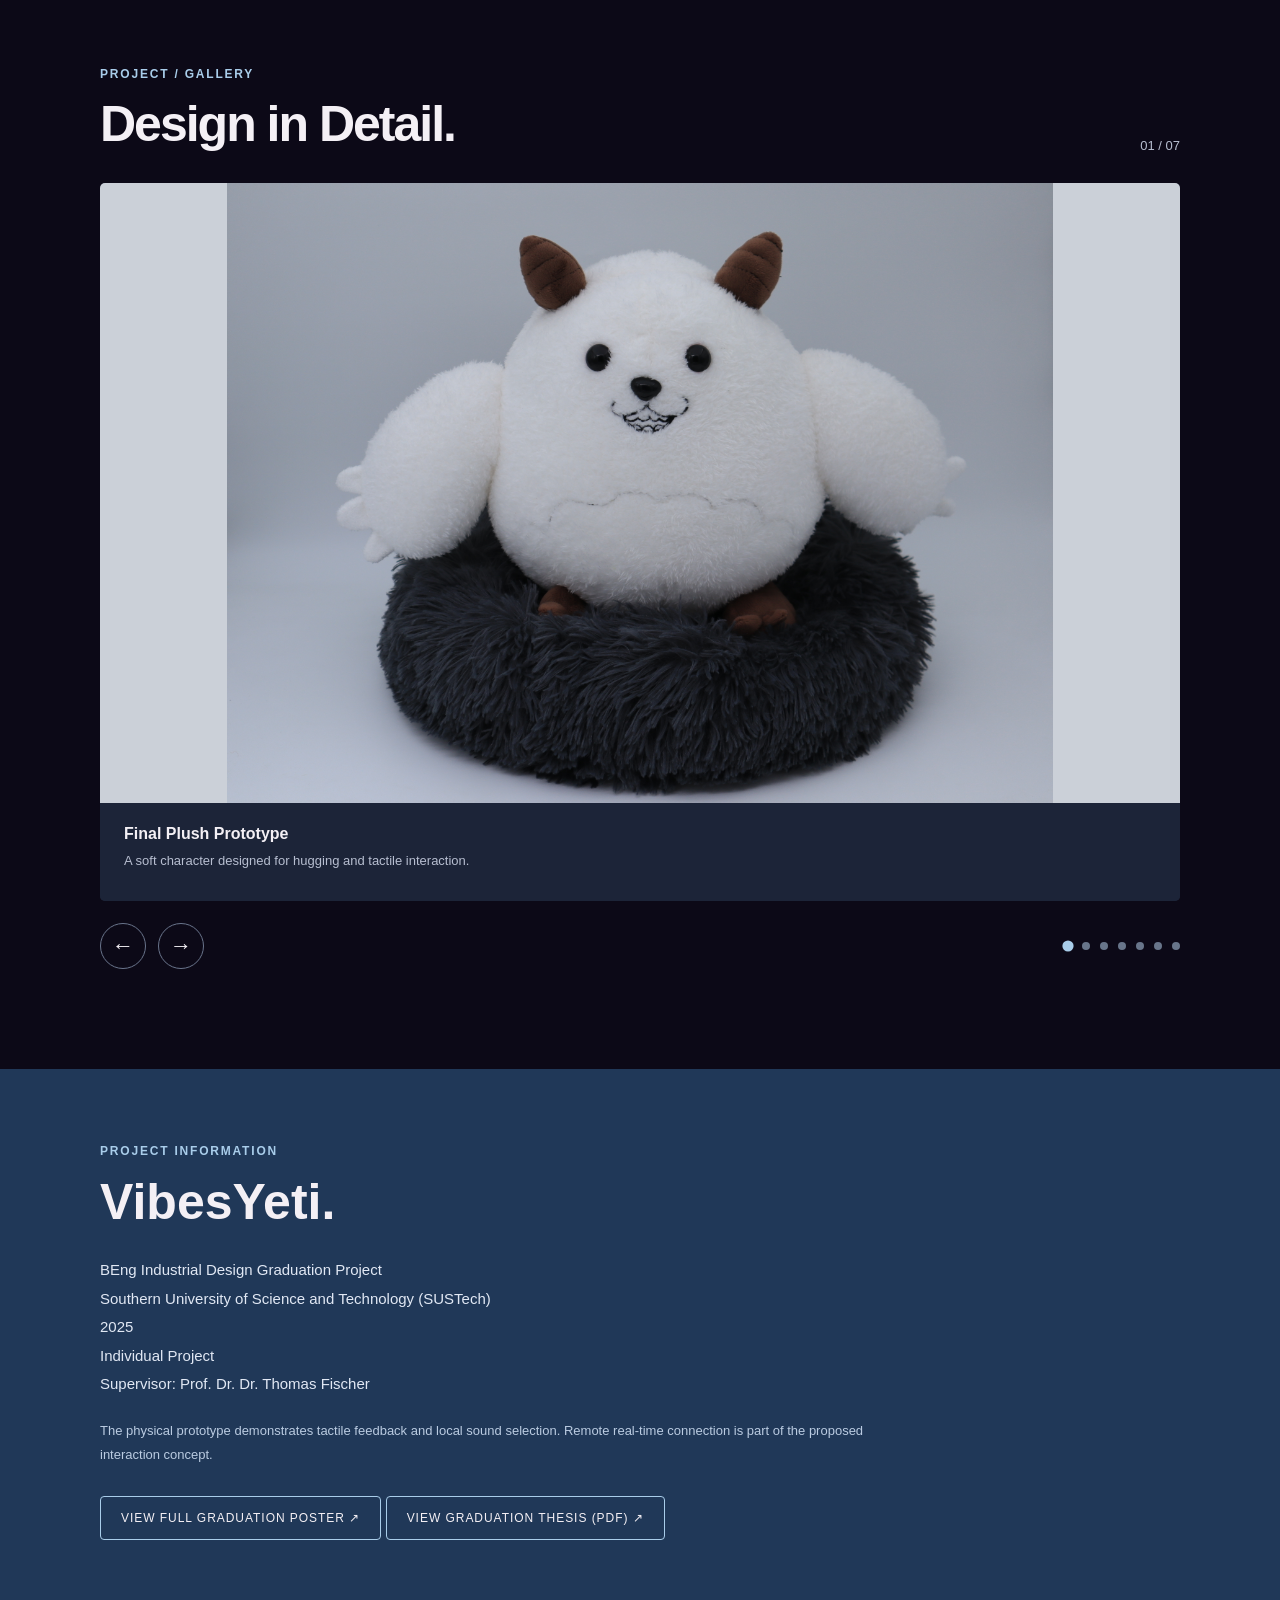
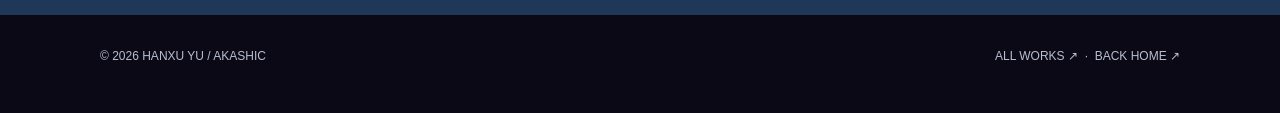
<file: vibesyeti.html>
<!doctype html>
<html lang="en">
<head>
  <meta charset="UTF-8">
  <meta name="viewport" content="width=device-width, initial-scale=1">
  <meta name="theme-color" content="#0c0917">
  <title>VibesYeti — Hanxu Yu | AKASHIC</title>
  <meta name="description" content="VibesYeti — a tactile companionship plush toy exploring emotional connection between children and parents.">

  <link rel="stylesheet" href="wordmark.css">
  <style>
    :root {
      --bg: #0c0917;
      --surface: #1c2438;
      --text: #f4f0f5;
      --muted: #b7bed0;
      --accent: #a9cdea;
      --line: #34384c;
    }

    * { box-sizing: border-box; }

    html { scroll-behavior: smooth; }

    body {
      margin: 0;
      background: var(--bg);
      color: var(--text);
      font-family: Arial, Helvetica, sans-serif;
      -webkit-font-smoothing: antialiased;
    }

    a { color: inherit; text-decoration: none; }
    button { font: inherit; }

    .container {
      width: min(1080px, calc(100% - 48px));
      margin: 0 auto;
    }

    /* NAVIGATION */

    .top-nav {
      display: flex;
      justify-content: space-between;
      align-items: center;
      padding: 30px 0;
      border-bottom: 1px solid var(--line);
    }

    .back-link {
      font-size: 12px;
      letter-spacing: .1em;
    }

    .back-link:hover { color: var(--accent); }

    /* HERO */

    .hero {
      padding: 85px 0 55px;
    }

    .eyebrow {
      color: var(--accent);
      font-size: 12px;
      font-weight: 700;
      letter-spacing: .15em;
    }

    .hero h1 {
      font-size: clamp(60px, 12vw, 150px);
      line-height: 1;
      letter-spacing: -.075em;
      margin: 20px 0 24px;
    }

    .subtitle {
      font-size: clamp(19px, 2.7vw, 29px);
      line-height: 1.5;
      color: #e0e4ee;
      max-width: 850px;
      margin: 0 0 32px;
    }

    .metadata {
      display: flex;
      flex-wrap: wrap;
      gap: 10px;
    }

    .metadata span {
      border: 1px solid #566077;
      border-radius: 30px;
      padding: 8px 15px;
      color: #d0daec;
      font-size: 11px;
    }

    /* MAIN IMAGE */

    .hero-image {
      width: min(1080px, calc(100% - 48px));
      margin: 0 auto;
    }
    

    /* Horizontal hero image with side extensions */
    
    .hero-image {
      width: min(1080px, calc(100% - 48px));
      margin: 0 auto;
    }
    
    .hero-frame {
      width: 100%;
      aspect-ratio: 16 / 9;
      background: #344A64;
      display: flex;
      align-items: stretch;
      justify-content: center;
      overflow: hidden;
      border-radius: 5px;
      padding: 0;
    }
    
    .hero-frame img {
      display: block;
      width: auto;
      height: 100%;
      max-width: 100%;
      object-fit: contain;
      object-position: center;
      border-radius: 0;
    }

    
    .image-note {
      margin-top: 14px;
      color: var(--muted);
      font-size: 12px;
    }

    /* OVERVIEW */

    .intro {
      display: grid;
      grid-template-columns: 1fr 2fr;
      gap: 55px;
      padding: 90px 0;
    }

    .intro h2 {
      margin: 0;
      font-size: clamp(30px, 4vw, 40px);
      letter-spacing: -.04em;
    }

    .intro p {
      color: #d6d9e5;
      font-size: 17px;
      line-height: 1.9;
      margin: 0;
    }

    /* GALLERY */

    .gallery-section {
      padding: 70px 0 100px;
      border-top: 1px solid var(--line);
    }

    .gallery-heading {
      display: flex;
      align-items: end;
      justify-content: space-between;
      gap: 20px;
      margin-bottom: 30px;
    }

    .gallery-heading h2 {
      margin: 14px 0 0;
      font-size: clamp(32px, 5vw, 50px);
      letter-spacing: -.04em;
    }

    .counter {
      color: var(--muted);
      font-size: 13px;
      white-space: nowrap;
    }

    .gallery-viewport {
      width: 100%;
      overflow-x: auto;
      overflow-y: hidden;
      scroll-snap-type: x mandatory;
      overscroll-behavior-x: contain;
      scrollbar-width: none;
      border-radius: 5px;
      background: var(--surface);
      touch-action: auto;
    }

    .gallery-viewport::-webkit-scrollbar {
      display: none;
    }

    .gallery-track {
      display: flex;
    }

    .gallery-slide {
      flex: 0 0 100%;
      min-width: 0;
      scroll-snap-align: start;
      scroll-snap-stop: always;
    }

    .gallery-image {
      height: clamp(300px, 50vw, 620px);
      display: flex;
      align-items: center;
      justify-content: center;
      overflow: hidden;
      background: #cbd0d8;
    }

    .gallery-image img {
      display: block;
      width: 100%;
      height: 100%;
      object-fit: contain;
    }

    .gallery-image.poster {
      background: #1b263a;
    }

    .gallery-caption {
      padding: 22px 24px;
      min-height: 98px;
      background: var(--surface);
    }

    .gallery-caption strong {
      display: block;
      font-size: 16px;
      margin-bottom: 8px;
    }

    .gallery-caption p {
      margin: 0;
      color: var(--muted);
      font-size: 13px;
      line-height: 1.6;
    }

    .gallery-controls {
      display: flex;
      justify-content: space-between;
      align-items: center;
      gap: 20px;
      margin-top: 22px;
    }

    .arrows { display: flex; gap: 12px; }

    .arrow {
      width: 46px;
      height: 46px;
      border: 1px solid #6a758c;
      border-radius: 50%;
      background: transparent;
      color: var(--text);
      font-size: 22px;
      cursor: pointer;
    }

    .arrow:hover {
      background: var(--accent);
      border-color: var(--accent);
      color: #0d1c2b;
    }

    .dots {
      display: flex;
      gap: 10px;
      flex-wrap: wrap;
    }

    .dot {
      width: 8px;
      height: 8px;
      padding: 0;
      border: 0;
      border-radius: 50%;
      background: #68758a;
      cursor: pointer;
    }

    .dot.active {
      background: var(--accent);
      transform: scale(1.4);
    }

    /* PROJECT INFORMATION */

    .project-end {
      background: #203858;
      padding: 75px 0;
    }

    .project-end h2 {
      margin: 15px 0 25px;
      font-size: clamp(32px, 5vw, 50px);
    }

    .project-end p {
      font-size: 15px;
      line-height: 1.9;
      color: #e1e8f4;
      max-width: 780px;
      margin: 0;
    }

    .project-end .note {
      color: #bacbe1;
      font-size: 13px;
      margin-top: 20px;
    }

    .poster-link {
      display: inline-block;
      margin-top: 28px;
      padding: 14px 20px;
      border: 1px solid #a9cdea;
      border-radius: 4px;
      font-size: 12px;
      letter-spacing: .08em;
    }

    .poster-link:hover {
      background: #a9cdea;
      color: #15253e;
    }

    /* FOOTER */

    footer { padding: 34px 0 50px; }

    .footer-inner {
      display: flex;
      justify-content: space-between;
      gap: 20px;
      color: var(--muted);
      font-size: 12px;
    }

    footer a:hover { color: var(--accent); }

    button:focus-visible,
    a:focus-visible,
    .gallery-viewport:focus-visible {
      outline: 2px solid var(--accent);
      outline-offset: 4px;
    }

    @media (max-width: 700px) {
      .container,
      .hero-image {
        width: calc(100% - 32px);
      }

      .hero { padding: 60px 0 40px; }

      .intro {
        grid-template-columns: 1fr;
        gap: 22px;
        padding: 65px 0;
      }

      .gallery-image { height: 350px; }

      .gallery-caption { min-height: 125px; }

      .gallery-controls {
        flex-direction: column-reverse;
      }

      .footer-inner { flex-direction: column; }
    }

    @media (prefers-reduced-motion: reduce) {
      html { scroll-behavior: auto; }
    }
  </style>
</head>

<body>

  <!-- NAVIGATION -->
  <header class="container">
    <nav class="top-nav" aria-label="Main navigation">
      <a class="mini-logo" href="portfolio.html">
        AKASHIC
      </a>
      <a class="back-link" href="works.html">
        ← ALL WORKS
      </a>
    </nav>
  </header>

  <main>

    <!-- PROJECT TITLE -->
    <section class="hero container">

      <div class="eyebrow">
        HAPTIC INTERACTION / TACTILE COMPANIONSHIP
      </div>

      <h1>VibesYeti.</h1>

      <p class="subtitle">
        From Absence to Embrace —
        Exploring Parent–Child Connection
        Through Tactile Interaction
      </p>

      <div class="metadata">
        <span>SUSTech</span>
        <span>Undergraduate Graduation Project</span>
        <span>2025</span>
        <span>Individual Project</span>
      </div>

    </section>

    <!-- MAIN VISUAL -->
    <figure class="hero-image">
      <div class="hero-frame">
        <img
          src="scene-yeti.png"
          alt="Child sleeping while hugging VibesYeti"
          fetchpriority="high">
      </div>
    
      <figcaption class="image-note">
        VibesYeti — A tactile companion for moments
        of separation.
      </figcaption>
    </figure>

    <!-- SHORT DESCRIPTION -->
    <section class="intro container">

      <h2>About VibesYeti.</h2>

      <p>
        VibesYeti is an interactive plush toy
        designed to explore emotional connections
        between children and their parents
        during periods of separation.
        Through gentle low-frequency vibrations,
        it translates familiar sounds such as
        heartbeats, breathing, humming, and
        singing into tactile experiences.
        Combining soft textiles with embedded
        electronics, the project investigates
        how touch can communicate a sense of
        presence beyond physical distance.
      </p>

    </section>

    <!-- PROJECT GALLERY -->
    <section class="gallery-section">
      <div class="container">

        <div class="gallery-heading">
          <div>
            <div class="eyebrow">PROJECT / GALLERY</div>
            <h2>Design in Detail.</h2>
          </div>

          <div class="counter" aria-live="polite">
            <span id="current">01</span>
            /
            <span id="total">07</span>
          </div>
        </div>

        <div class="gallery-viewport"
             id="gallery"
             tabindex="0"
             role="region"
             aria-label="VibesYeti image gallery"
             aria-roledescription="carousel">

          <div class="gallery-track">

            <!-- IMAGE 01 -->
            <div class="gallery-slide">
              <div class="gallery-image">
                <img
                  src="yeti (1).JPG"
                  alt="Front view of the VibesYeti plush prototype">
              </div>
              <div class="gallery-caption">
                <strong>Final Plush Prototype</strong>
                <p>
                  A soft character designed for
                  hugging and tactile interaction.
                </p>
              </div>
            </div>

            <!-- IMAGE 02 -->
            <div class="gallery-slide">
              <div class="gallery-image">
                <img
                  src="yeti (2).JPG"
                  alt="Back view of VibesYeti showing its tail"
                  loading="lazy">
              </div>
              <div class="gallery-caption">
                <strong>Character Details</strong>
                <p>
                  The plush form features rounded
                  proportions, soft fur, and a
                  distinctive tail.
                </p>
              </div>
            </div>

            <!-- IMAGE 03 -->
            <div class="gallery-slide">
              <div class="gallery-image">
                <img
                  src="prototype-yeti.png"
                  alt="VibesYeti plush with external control box"
                  loading="lazy">
              </div>
              <div class="gallery-caption">
                <strong>Physical Prototype</strong>
                <p>
                  An early functional assembly with
                  an external controller.
                </p>
              </div>
            </div>

            <!-- IMAGE 04 -->
            <div class="gallery-slide">
              <div class="gallery-image">
                <img
                  src="components-yeti.png"
                  alt="Electronic components and circuit prototype"
                  loading="lazy">
              </div>
              <div class="gallery-caption">
                <strong>Electronics Exploration</strong>
                <p>
                  Prototyping low-frequency tactile
                  feedback with a microcontroller,
                  amplifier, and transducer.
                </p>
              </div>
            </div>

            <!-- IMAGE 05 -->
            <div class="gallery-slide">
              <div class="gallery-image">
                <img
                  src="storyboard-yeti.png"
                  alt="Illustrated use scenario of VibesYeti"
                  loading="lazy">
              </div>
              <div class="gallery-caption">
                <strong>Interaction Scenario</strong>
                <p>
                  Exploring tactile companionship
                  during a parent's absence.
                </p>
              </div>
            </div>

            <!-- IMAGE 06 -->
            <div class="gallery-slide">
              <div class="gallery-image">
                <img
                  src="scene-yeti.png"
                  alt="VibesYeti in a nighttime setting"
                  loading="lazy">
              </div>
              <div class="gallery-caption">
                <strong>Nighttime Experience</strong>
                <p>
                  A conceptual use scenario focused
                  on comfort and companionship.
                </p>
              </div>
            </div>

            <!-- IMAGE 07 / POSTER -->
            <div class="gallery-slide">
              <div class="gallery-image poster">
                <img
                  src="vibesyeti-poster.webp"
                  alt="VibesYeti graduation exhibition poster"
                  loading="lazy">
              </div>
              <div class="gallery-caption">
                <strong>Graduation Project Poster</strong>
                <p>
                  Research context, character development,
                  interaction scenarios, and final design.
                </p>
              </div>
            </div>

          </div>
        </div>

        <!-- CONTROLS -->
        <div class="gallery-controls">

          <div class="arrows">
            <button class="arrow"
                    id="prev"
                    type="button"
                    aria-label="Previous image">
              ←
            </button>

            <button class="arrow"
                    id="next"
                    type="button"
                    aria-label="Next image">
              →
            </button>
          </div>

          <div class="dots" id="dots"></div>

        </div>

      </div>
    </section>

    <!-- PROJECT DETAILS -->
    <section class="project-end">
      <div class="container">

        <div class="eyebrow">
          PROJECT INFORMATION
        </div>

        <h2>VibesYeti.</h2>

        <p>
          BEng Industrial Design Graduation Project
          <br>
          Southern University of Science and
          Technology (SUSTech)
          <br>
          2025
          <br>
          Individual Project
          <br>
          Supervisor: Prof. Dr. Dr. Thomas Fischer
        </p>

        <p class="note">
          The physical prototype demonstrates
          tactile feedback and local sound selection.
          Remote real-time connection is part of
          the proposed interaction concept.
        </p>

        <a class="poster-link"
           href="A0_Poster_Large.pdf"
           target="_blank"
           rel="noopener noreferrer">
          VIEW FULL GRADUATION POSTER ↗
        </a>

        <a class="poster-link"
           href="vibesyeti-thesis.pdf"
           target="_blank"
           rel="noopener noreferrer">
          VIEW GRADUATION THESIS (PDF) ↗
        </a>

      </div>
    </section>

  </main>

  <!-- FOOTER -->
  <footer>
    <div class="container footer-inner">

      <span>© 2026 HANXU YU / AKASHIC</span>

      <div>
        <a href="works.html">ALL WORKS ↗</a>
        &nbsp;·&nbsp;
        <a href="portfolio.html">BACK HOME ↗</a>
      </div>

    </div>
  </footer>

  <!-- GALLERY JAVASCRIPT -->
  <script>
    (() => {
      const viewport = document.getElementById("gallery");
      const slides = [
        ...viewport.querySelectorAll(".gallery-slide")
      ];

      const prev = document.getElementById("prev");
      const next = document.getElementById("next");
      const dotsBox = document.getElementById("dots");
      const currentText = document.getElementById("current");
      const totalText = document.getElementById("total");

      let current = 0;
      const count = slides.length;

      totalText.textContent =
        String(count).padStart(2, "0");

      const dots = slides.map((_, index) => {
        const dot = document.createElement("button");
        dot.type = "button";
        dot.className = "dot";
        dot.setAttribute(
          "aria-label",
          `Show image ${index + 1}`
        );
        dot.addEventListener("click", () => goTo(index));
        dotsBox.appendChild(dot);
        return dot;
      });

      function update() {
        currentText.textContent =
          String(current + 1).padStart(2, "0");

        dots.forEach((dot, index) => {
          dot.classList.toggle(
            "active",
            index === current
          );
          dot.setAttribute(
            "aria-current",
            index === current ? "true" : "false"
          );
        });
      }

      function goTo(index) {
        current = (index + count) % count;

        viewport.scrollTo({
          left: current * viewport.clientWidth,
          behavior: window.matchMedia(
            "(prefers-reduced-motion: reduce)"
          ).matches ? "instant" : "smooth"
        });

        update();
      }

      prev.addEventListener("click", () => {
        goTo(current - 1);
      });

      next.addEventListener("click", () => {
        goTo(current + 1);
      });

      viewport.addEventListener("keydown", event => {
        if (event.key === "ArrowLeft") {
          event.preventDefault();
          goTo(current - 1);
        }

        if (event.key === "ArrowRight") {
          event.preventDefault();
          goTo(current + 1);
        }
      });

      // Track touch swipes and manual horizontal scrolling
      let frame = null;

      viewport.addEventListener("scroll", () => {
        if (frame !== null) cancelAnimationFrame(frame);

        frame = requestAnimationFrame(() => {
          current = Math.min(
            count - 1,
            Math.max(
              0,
              Math.round(
                viewport.scrollLeft / viewport.clientWidth
              )
            )
          );

          update();
        });
      });

      // Mouse drag
      let dragStart = null;
      let startingScroll = 0;

      viewport.addEventListener("pointerdown", event => {
        if (event.pointerType !== "mouse" ||
            event.button !== 0) return;

        dragStart = event.clientX;
        startingScroll = viewport.scrollLeft;
      });

      viewport.addEventListener("pointerup", event => {
        if (dragStart === null) return;

        const distance = event.clientX - dragStart;

        if (Math.abs(distance) > 45) {
          const startIndex = Math.round(
            startingScroll / viewport.clientWidth
          );
          goTo(startIndex + (distance < 0 ? 1 : -1));
        }

        dragStart = null;
      });

      viewport.addEventListener("pointercancel", () => {
        dragStart = null;
      });

      update();
    })();
  </script>

</body>
</html>
</file>
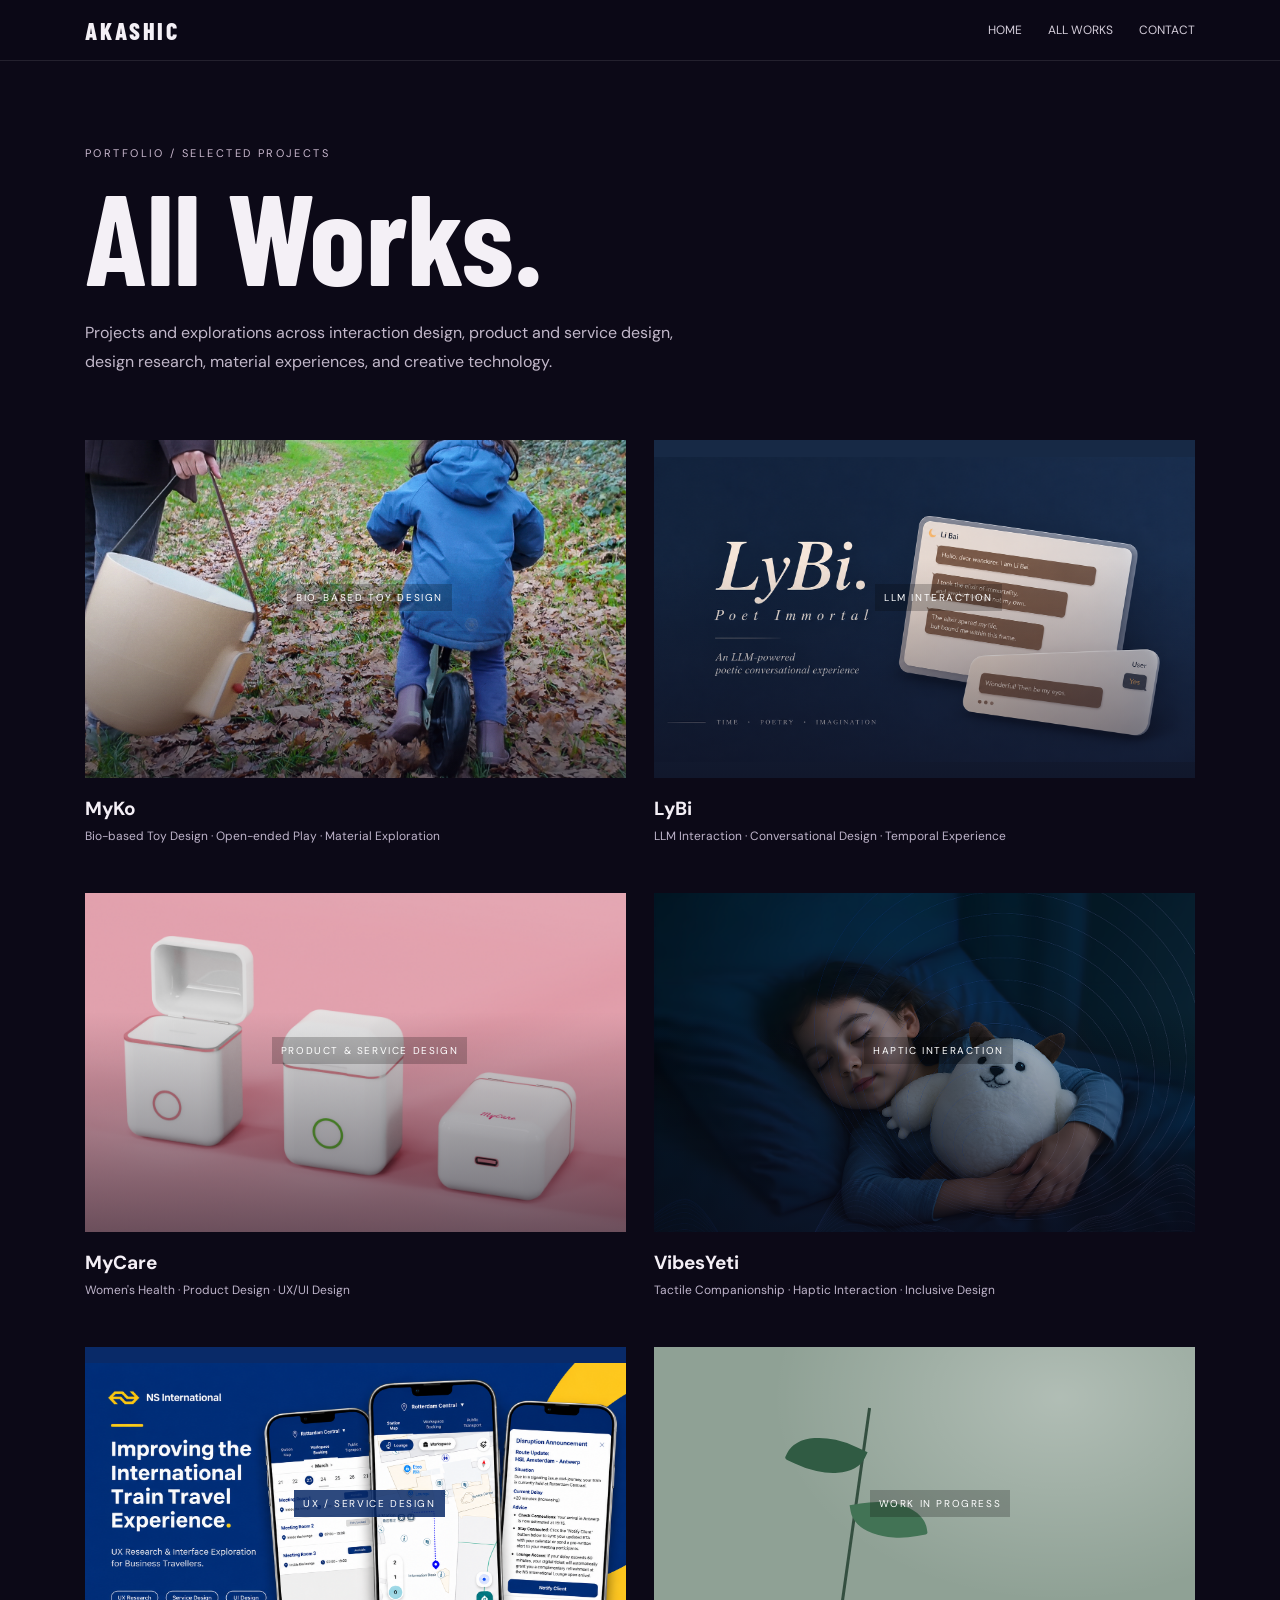
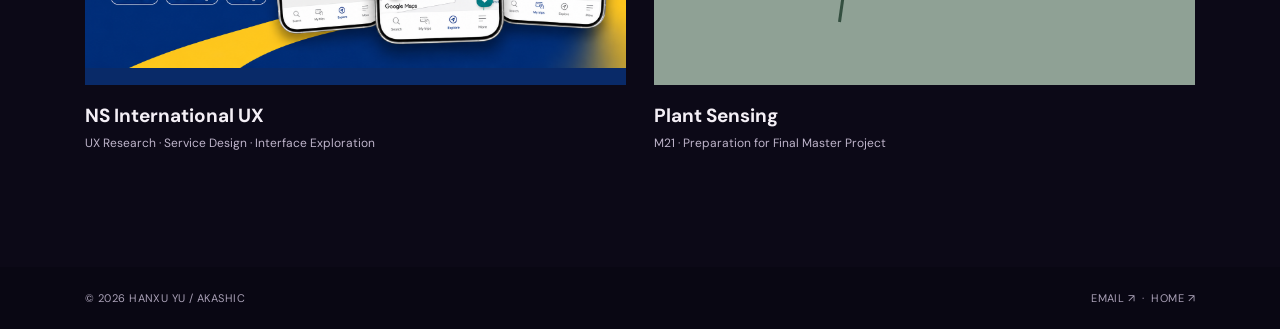
<file: works.html>
<!doctype html>
<html lang="en">

<head>
  <meta charset="UTF-8">
  <meta name="viewport" content="width=device-width, initial-scale=1">
  <meta name="theme-color" content="#0c0917">

  <title>All Works — Hanxu Yu | AKASHIC</title>

  <meta
    name="description"
    content="Design projects by Hanxu Yu across interaction, product, service and material design.">

  <link rel="stylesheet" href="styles.css">

  <style>
    /* =====================================
       PROJECT IMAGE COVERS
    ===================================== */

    .project-art.art-myko,
    .project-art.art-lybi,
    .project-art.art-mycare,
    .project-art.art-vibes,
    .project-art.art-ns {
      position: relative;
      overflow: hidden;
    }

    /* Background colors */

    .project-art.art-myko {
      background: #b59d79;
    }

    .project-art.art-lybi {
      background: #172945;
    }

    .project-art.art-mycare {
      background: #e4a4b4;
    }

    .project-art.art-vibes {
      background: #253b58;
    }

    .project-art.art-ns {
      background: #092a68;
    }

    /* Shared image styling */

    .project-art .project-cover-image {
      position: absolute;
      inset: 0;
      z-index: 1;

      display: block;
      width: 100%;
      height: 100%;

      object-fit: cover;
      object-position: center;

      transition: transform 0.45s ease;
    }

    /* =====================================
       INDIVIDUAL IMAGE ADJUSTMENTS
    ===================================== */

    /* VibesYeti: keep the child visible */

    .project-art.art-vibes .project-cover-image {
      object-position: center 38%;
    }

    /* LyBi: preserve complete title composition */

    .project-art.art-lybi .project-cover-image {
      object-fit: contain;
      object-position: center;
    }

    /* NS International:
       Preserve the entire horizontal title image.
       Do not crop any text or phone interfaces. */

    .project-art.art-ns .project-cover-image {
      object-fit: contain;
      object-position: center;
    }

    /* NS cover background stays visible
       wherever the image does not fill the card */

    .project-art.art-ns {
      background: #092a68;
    }

    /* =====================================
       HOVER EFFECTS
    ===================================== */

    .project-card a:hover .project-cover-image {
      transform: scale(1.045);
    }

    /* Avoid zooming the NS title image,
       which could clip its typography */

    .project-card a:hover
    .project-art.art-ns .project-cover-image {
      transform: none;
    }

    /* =====================================
       GRADIENT OVERLAYS
    ===================================== */

    .project-art.art-myko::after,
    .project-art.art-lybi::after,
    .project-art.art-mycare::after,
    .project-art.art-vibes::after {
      content: "";
      position: absolute;
      inset: 0;
      z-index: 2;

      background: linear-gradient(
        to top,
        rgba(12, 9, 23, 0.55),
        transparent 65%
      );

      pointer-events: none;
    }

    /* NS title image already has its own
       graphic design, so no dark overlay */

    .project-art.art-ns::after {
      content: none;
    }

    /* Category labels */

    .project-art .tag {
      position: relative;
      z-index: 3;
    }

    /* NS category label:
       Place on dark background for readability */

    .project-art.art-ns .tag {
      background: rgba(9, 42, 104, 0.85);
    }

    /* =====================================
       ACCESSIBILITY
    ===================================== */

    @media (prefers-reduced-motion: reduce) {
      .project-art .project-cover-image {
        transition: none;
      }

      .project-card a:hover .project-cover-image {
        transform: none;
      }
    }

  </style>
</head>

<body>

  <!-- =====================================
       NAVIGATION
  ===================================== -->

  <div class="sticky-nav">

    <div class="container">

      <a class="mini-logo" href="portfolio.html">
        AKASHIC
      </a>

      <nav aria-label="Main navigation">

        <a href="portfolio.html">
          HOME
        </a>

        <a href="works.html" aria-current="page">
          ALL WORKS
        </a>

        <a href="portfolio.html#contact">
          CONTACT
        </a>

      </nav>

    </div>

  </div>

  <!-- =====================================
       ALL WORKS
  ===================================== -->

  <main class="allworks">

    <div class="container">

      <div class="kicker">
        PORTFOLIO / SELECTED PROJECTS
      </div>

      <h1>All Works.</h1>

      <p class="intro">
        Projects and explorations across interaction
        design, product and service design,
        design research, material experiences,
        and creative technology.
      </p>

      <section
        class="project-grid"
        aria-label="Design projects">


        <!-- ===========================
             01 / MYKO
        =========================== -->

        <article class="project-card">

          <a href="myko.html">

            <div class="project-art art-myko">

              <img
                class="project-cover-image"
                src="myko-hero.jpg"
                alt="MyKo outdoor toy-making experience"
                loading="lazy">

              <span class="tag">
                BIO-BASED TOY DESIGN
              </span>

            </div>

            <h3>MyKo</h3>

            <p>
              Bio-based Toy Design · Open-ended Play
              · Material Exploration
            </p>

          </a>

        </article>


        <!-- ===========================
             02 / LYBI
        =========================== -->

        <article class="project-card">

          <a href="lybi.html">

            <div class="project-art art-lybi">

              <img
                class="project-cover-image"
                src="lybi-title.png"
                alt="LyBi — Poet Immortal title artwork"
                loading="lazy">

              <span class="tag">
                LLM INTERACTION
              </span>

            </div>

            <h3>LyBi</h3>

            <p>
              LLM Interaction · Conversational Design
              · Temporal Experience
            </p>

          </a>

        </article>


        <!-- ===========================
             03 / MYCARE
        =========================== -->

        <article class="project-card">

          <a href="mycare.html">

            <div class="project-art art-mycare">

              <img
                class="project-cover-image"
                src="Kits&amp;Strip2.png"
                alt="MyCare product concept"
                loading="lazy">

              <span class="tag">
                PRODUCT & SERVICE DESIGN
              </span>

            </div>

            <h3>MyCare</h3>

            <p>
              Women's Health · Product Design
              · UX/UI Design
            </p>

          </a>

        </article>


        <!-- ===========================
             04 / VIBESYETI
        =========================== -->

        <article class="project-card">

          <a href="vibesyeti.html">

            <div class="project-art art-vibes">

              <img
                class="project-cover-image"
                src="scene-yeti.png"
                alt="Child sleeping while hugging VibesYeti"
                loading="lazy">

              <span class="tag">
                HAPTIC INTERACTION
              </span>

            </div>

            <h3>VibesYeti</h3>

            <p>
              Tactile Companionship · Haptic Interaction
              · Inclusive Design
            </p>

          </a>

        </article>


        <!-- ===========================
             05 / NS INTERNATIONAL
        =========================== -->

        <article class="project-card">

          <a href="ns.html">

            <div class="project-art art-ns">

              <img
                class="project-cover-image"
                src="ns-title.png"
                alt="NS International UX Research and Interface Exploration"
                loading="lazy">

              <span class="tag">
                UX / SERVICE DESIGN
              </span>

            </div>

            <h3>NS International UX</h3>

            <p>
              UX Research · Service Design
              · Interface Exploration
            </p>

          </a>

        </article>


        <!-- ===========================
             06 / PLANT SENSING
        =========================== -->

        <article class="project-card">
          
          <a href="plant-sensing.html">
            
            <div class="project-art art-plant">
              
              <div class="shape"></div>
              
              <span class="tag">WORK IN PROGRESS</span>
              
            </div>
            
            <h3>Plant Sensing</h3>
            
            <p>M21 · Preparation for Final Master Project</p>
            
          </a>
          
        </article>

      </section>

    </div>

  </main>


  <!-- =====================================
       FOOTER
  ===================================== -->

  <footer class="foot">

    <div class="container">

      <span>
        © 2026 HANXU YU / AKASHIC
      </span>

      <span>

        <a href="mailto:akashic55256@gmail.com">
          EMAIL ↗
        </a>

        &nbsp;·&nbsp;

        <a href="portfolio.html">
          HOME ↗
        </a>

      </span>

    </div>

  </footer>

  <script src="site.js"></script>

</body>
</html>
</file>
<file: wordmark.css>
@import url('https://fonts.googleapis.com/css2?family=Barlow+Condensed:wght@500;600;700;800&display=swap');

.mini-logo{font-family:'Barlow Condensed',Impact,sans-serif;font-weight:800;font-size:24px;letter-spacing:.12em;text-decoration:none}

@media (max-width: 560px) {
  .mini-logo{font-size:19px}
}
</file>
<file: styles.css>
@import url('wordmark.css');
@import url('https://fonts.googleapis.com/css2?family=DM+Sans:wght@400;500;600;700&display=swap');
:root{--ink:#f4f0f6;--muted:#bcb3cb;--night:#0c0917;--night2:#130f22;--rust:#a36a4b;--orange:#c97e39;--line:rgba(255,255,255,.22)}
*{box-sizing:border-box}html{scroll-behavior:smooth}body{margin:0;background:var(--night);color:var(--ink);font-family:'DM Sans',Arial,sans-serif}a{color:inherit}img{max-width:100%;display:block}.container{width:min(1110px,calc(100% - 64px));margin:auto}.topbar{background:#180d09;border-bottom:1px solid #633e33;text-align:center;padding:27px 20px 24px}.brand-illustration{height:76px;width:110px;margin:0 auto 12px;display:grid;place-items:center}.brand-illustration svg{max-width:100%;max-height:100%}.nav{display:flex;justify-content:center;align-items:center;gap:30px;flex-wrap:wrap}.nav a{font-size:12px;text-decoration:none;letter-spacing:.04em;color:#e8d7d0;transition:color .2s}.nav a:hover,.nav a.active{color:#e5a07c}.sticky-nav{position:sticky;top:0;z-index:30;background:rgba(12,9,23,.94);backdrop-filter:blur(14px);border-bottom:1px solid rgba(255,255,255,.1)}.sticky-nav .container{display:flex;justify-content:space-between;align-items:center;gap:20px;min-height:60px}.sticky-nav nav{display:flex;gap:26px;align-items:center}.sticky-nav nav a{font-size:12px;text-decoration:none;color:#d4cdda}.sticky-nav nav a:hover{color:#fff}.kicker{font-size:11px;text-transform:uppercase;letter-spacing:.22em;color:#c9b8ce}.section-title{font-family:'Barlow Condensed',Impact,sans-serif;font-size:clamp(46px,6vw,76px);line-height:1;font-weight:700;letter-spacing:.008em;margin:0 0 34px}.copy{font-size:16px;line-height:1.82;max-width:640px;color:#e8e3ee}.muted{color:var(--muted)}.about{padding:120px 0;background:var(--night)}.about-grid{display:grid;grid-template-columns:1.15fr .85fr;gap:clamp(44px,8vw,116px);align-items:center}.about .copy{margin:0 0 18px}.portrait{aspect-ratio:4/5;background:linear-gradient(145deg,#3f4d7f,#1c234b 65%,#0f1024);display:flex;align-items:center;justify-content:center;overflow:hidden;position:relative;border:1px solid #595475}.portrait img{height:100%;width:100%;object-fit:cover}.portrait-fallback{padding:28px;text-align:center;max-width:290px}.portrait-fallback svg{width:62px;opacity:.7;margin:0 auto 12px}.portrait-fallback p{font-size:12px;line-height:1.65;color:#d8d7ef}.portrait-fallback strong{display:block;font-size:15px;margin:12px 0}.education{background:var(--rust);padding:105px 0 115px}.education .kicker,.education .muted{color:#fae1d4}.edu-entry{display:grid;grid-template-columns:32% 1fr;gap:36px;border-top:1px solid rgba(255,255,255,.36);padding:31px 0}.edu-entry:last-child{border-bottom:1px solid rgba(255,255,255,.36)}.edu-years{font-family:'Barlow Condensed',Impact,sans-serif;font-size:24px;font-weight:700}.edu-entry h3{margin:0 0 8px;font-size:20px}.edu-entry p{margin:0;font-size:14px;line-height:1.85}.works-preview{padding:100px 0 118px;background:#eeece7;color:#211c21}.works-preview .kicker{color:#856965}.works-preview .introline{display:flex;justify-content:space-between;align-items:end;gap:20px;margin-bottom:40px}.works-preview .section-title{margin:0}.text-link{font-size:12px;letter-spacing:.05em;text-decoration:none;border-bottom:1px solid currentColor;padding-bottom:5px}.project-grid{display:grid;grid-template-columns:repeat(3,minmax(0,1fr));gap:22px}.project-card{min-width:0}.project-art{height:auto;aspect-ratio:4/3;position:relative;overflow:hidden;display:flex;align-items:center;justify-content:center;isolation:isolate}.project-art:after{content:'';position:absolute;inset:0;z-index:-1;background:radial-gradient(ellipse at 75% 15%,rgba(255,255,255,.3),transparent 50%)}.art-myko{background:#5d7159}.art-myko .shape{width:46%;height:68%;border-radius:45% 45% 25% 25%;background:repeating-linear-gradient(55deg,#e1e2c4 0 3px,#b4bb9f 3px 6px);transform:rotate(-14deg);box-shadow:30px 10px 0 -12px #cbd5b3,70px -10px 0 -20px #e9ddba}.art-pinpop{background:#de9665}.art-pinpop .shape{width:62%;height:62%;border-radius:44% 44% 8% 8%;border:11px solid #a85d4e;box-shadow:inset 0 0 0 2px #f6d8a9;position:relative}.art-pinpop .shape:after{content:'';position:absolute;left:42%;top:24%;height:45%;width:23%;border-radius:50%;background:#a55666;box-shadow:0 0 0 13px #f3bba5}.art-plant{background:#8fa195}.art-plant .shape{height:64%;width:3px;background:#344f40;position:relative;transform:rotate(8deg)}.art-plant .shape:before,.art-plant .shape:after{content:'';position:absolute;width:72px;height:42px;background:#305b43;border-radius:85% 0 85% 5%;top:15%;left:-71px;transform:rotate(18deg)}.art-plant .shape:after{left:0;top:40%;transform:scaleX(-1) rotate(18deg);background:#427355}.art-mycare{background:#adb7c4}.art-mycare .shape{width:36%;height:73%;background:#eef2ef;border-radius:25px;box-shadow:inset 0 0 0 8px #d8e2e1,30px 12px 0 -10px #829fae}.art-vibes{background:#b7a0bf}.art-vibes .shape{width:48%;height:68%;border-radius:47% 47% 42% 42%;background:#eee1c4;box-shadow:inset -15px -12px 0 #d2c2ad}.art-explore{background:#827487}.art-explore .shape{width:62%;height:54%;background:repeating-linear-gradient(135deg,#b8aebc 0 11px,#624e79 11px 17px);transform:rotate(12deg);border-radius:28px}.project-card h3{font-size:19px;margin:18px 0 6px}.project-card p{font-size:12px;color:#6c646a;margin:0;line-height:1.5}.project-card a{display:block;text-decoration:none}.project-card a:hover .project-art{filter:brightness(1.07)}.project-card a:hover h3{text-decoration:underline;text-underline-offset:4px}.contact{background:var(--orange);padding:95px 0 105px;text-align:center}.contact .section-title{margin-bottom:12px}.contact p{font-size:15px;margin:0 auto 35px;max-width:550px;line-height:1.75}.email-link{display:inline-block;border:1px solid #fff;padding:15px 25px;text-decoration:none;font-size:13px;letter-spacing:.03em;transition:background .2s,color .2s}.email-link:hover{background:#fff;color:#8e572d}.socials{margin:36px auto 0;display:flex;gap:24px;justify-content:center;align-items:center}.socials a{display:inline-flex;gap:6px;align-items:center;text-decoration:none;font-size:12px}.socials a:hover{text-decoration:underline}.foot{background:#090713;padding:24px 0;color:#a9a0b6;font-size:11px;letter-spacing:.04em}.foot .container{display:flex;justify-content:space-between;gap:20px;flex-wrap:wrap}.foot a{text-decoration:none}.foot a:hover{color:#fff}.allworks{padding:85px 0 115px}.allworks h1{font-family:'Barlow Condensed',Impact,sans-serif;font-size:clamp(64px,10vw,134px);font-weight:700;line-height:.92;margin:17px 0 24px}.allworks .intro{color:#c2b8ca;font-size:16px;max-width:625px;line-height:1.8}.allworks .project-grid{margin-top:64px;grid-template-columns:repeat(2,minmax(0,1fr));gap:48px 28px}.allworks .project-card h3{color:#f4eff6}.allworks .project-card p{color:#beb4ca}.allworks .project-art{aspect-ratio:16/10}.tag{position:absolute;bottom:12px;left:14px;font-size:10px;letter-spacing:.16em;color:#fff;background:rgba(0,0,0,.22);padding:7px 9px}.project-detail{padding:86px 0 120px}.project-detail h1{font-family:'Barlow Condensed',Impact,sans-serif;font-size:clamp(65px,10vw,132px);line-height:.9;margin:18px 0 27px}.project-detail .lead{font-size:20px;line-height:1.7;max-width:700px;color:#ccc3d4}.detail-hero{margin:60px 0 70px}.detail-hero .project-art{aspect-ratio:16/7}.detail-columns{display:grid;grid-template-columns:1fr 2fr;gap:55px}.detail-columns h2{font-family:'Barlow Condensed',Impact,sans-serif;font-size:38px;margin:0 0 12px}.detail-columns p{font-size:15px;line-height:1.85;color:#d6cddb;margin:0 0 20px}.detail-columns .meta{font-size:12px;color:#b5a6be}.back{font-size:13px;text-decoration:none;border-bottom:1px solid #a99cab;padding-bottom:5px}.disclaimer{font-size:12px;line-height:1.7;color:#a89cae;margin-top:28px}.sr-only{position:absolute;width:1px;height:1px;padding:0;margin:-1px;overflow:hidden;clip:rect(0,0,0,0);white-space:nowrap;border:0}
@media(max-width:800px){.about-grid{grid-template-columns:1fr}.portrait{max-width:480px}.project-grid{grid-template-columns:repeat(2,minmax(0,1fr))}.about{padding:75px 0}.education,.works-preview,.contact{padding:75px 0}.allworks .project-grid{grid-template-columns:repeat(2,minmax(0,1fr))}.detail-columns{grid-template-columns:1fr;gap:20px}}
@media(max-width:560px){.container{width:min(100% - 38px,1110px)}.sticky-nav .container{min-height:56px}.sticky-nav nav{gap:14px}.sticky-nav nav a{font-size:10px}.brand-illustration{height:60px}.nav{gap:21px}.about-grid{gap:32px}.edu-entry{grid-template-columns:1fr;gap:8px}.project-grid,.allworks .project-grid{grid-template-columns:1fr}.works-preview .introline{align-items:start;flex-direction:column}.project-art{aspect-ratio:16/10}.allworks{padding-top:60px}.allworks .project-grid{gap:36px}.socials{gap:15px;flex-wrap:wrap}.socials a{font-size:11px}.detail-hero .project-art{aspect-ratio:4/3}}
</file>
